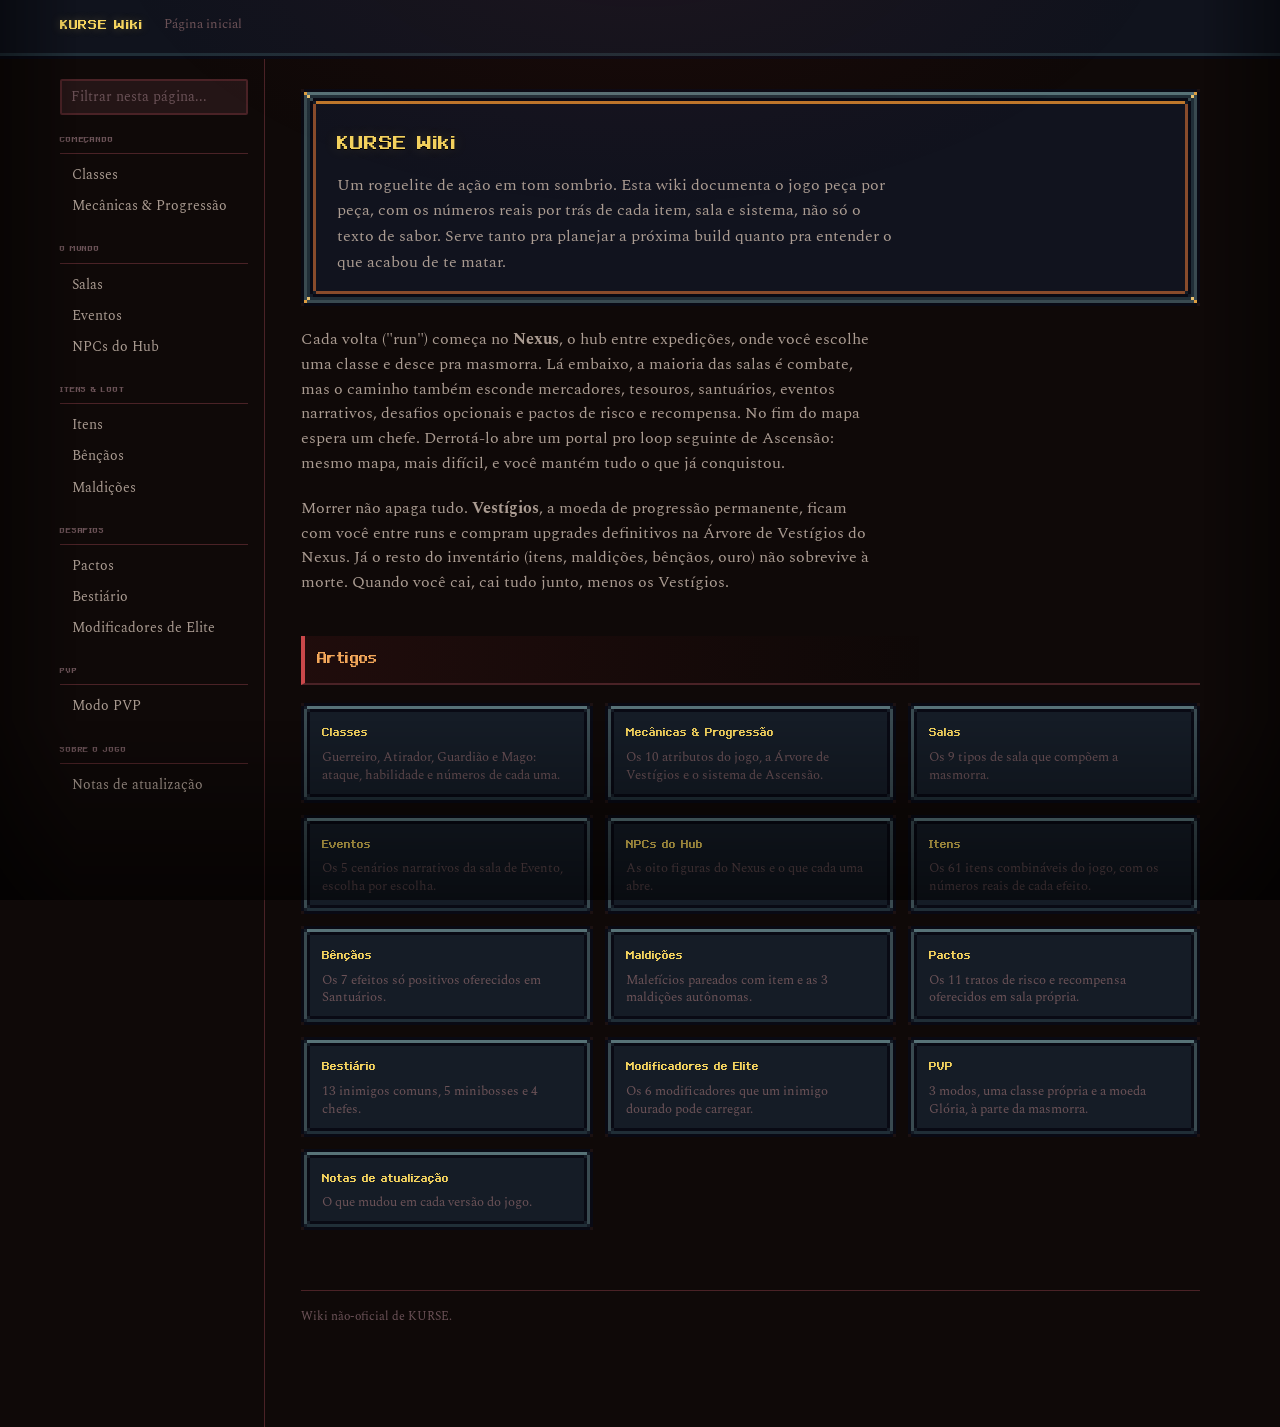
<file: index.html>
<!DOCTYPE html>
<html lang="pt-BR">
<head>
<meta charset="UTF-8">
<meta name="viewport" content="width=device-width, initial-scale=1.0">
<title>KURSE Wiki</title>
<link rel="icon" type="image/png" sizes="32x32" href="assets/favicon/favicon-32.png">
<link rel="icon" type="image/png" sizes="16x16" href="assets/favicon/favicon-16.png">
<link rel="apple-touch-icon" href="assets/favicon/apple-touch-icon.png">
<link rel="shortcut icon" href="assets/favicon/favicon.ico">
<link rel="preconnect" href="https://fonts.googleapis.com">
<link href="https://fonts.googleapis.com/css2?family=Cinzel:wght@500;600;700&family=Spectral:ital,wght@0,400;0,500;0,600;1,400&display=swap" rel="stylesheet">
<link rel="stylesheet" href="style.css">
</head>
<body>
<div id="topbar"><div class="topbar-inner">
  <div class="site-name"><a href="index.html">KURSE Wiki</a></div>
  <nav class="crumbs">Página inicial</nav>
  <button id="menu-toggle" aria-label="Abrir menu" aria-controls="sidebar">☰ Menu</button>
</div></div>

<div id="layout">
  <aside id="sidebar">
    <input id="search" type="text" placeholder="Filtrar nesta página...">
    <div class="nav-group"><div class="nav-group-title">Começando</div><ul>
      <li><a class="nav-link" href="classes.html">Classes</a></li>
      <li><a class="nav-link" href="mecanicas.html">Mecânicas &amp; Progressão</a></li>
    </ul></div>
    <div class="nav-group"><div class="nav-group-title">O Mundo</div><ul>
      <li><a class="nav-link" href="salas.html">Salas</a></li>
      <li><a class="nav-link" href="eventos.html">Eventos</a></li>
      <li><a class="nav-link" href="npcs.html">NPCs do Hub</a></li>
    </ul></div>
    <div class="nav-group"><div class="nav-group-title">Itens &amp; Loot</div><ul>
      <li><a class="nav-link" href="itens.html">Itens</a></li>
      <li><a class="nav-link" href="bencaos.html">Bênçãos</a></li>
      <li><a class="nav-link" href="maldicoes.html">Maldições</a></li>
    </ul></div>
    <div class="nav-group"><div class="nav-group-title">Desafios</div><ul>
      <li><a class="nav-link" href="pactos.html">Pactos</a></li>
      <li><a class="nav-link" href="bestiario.html">Bestiário</a></li>
      <li><a class="nav-link" href="elites.html">Modificadores de Elite</a></li>
    </ul></div>
    <div class="nav-group"><div class="nav-group-title">PVP</div><ul>
      <li><a class="nav-link" href="pvp.html">Modo PVP</a></li>
    </ul></div>
    <div class="nav-group"><div class="nav-group-title">Sobre o jogo</div><ul>
      <li><a class="nav-link" href="patch-notes.html">Notas de atualização</a></li>
    </ul></div>
  </aside>

  <article id="article">
    <div class="article-header">
      <h1>KURSE Wiki</h1>
      <p class="dek">Um roguelite de ação em tom sombrio. Esta wiki documenta o jogo peça por peça, com os números reais por trás de cada item, sala e sistema, não só o texto de sabor. Serve tanto pra planejar a próxima build quanto pra entender o que acabou de te matar.</p>
    </div>

    <p class="lede">Cada volta ("run") começa no <strong>Nexus</strong>, o hub entre expedições, onde você escolhe uma classe e desce pra masmorra. Lá embaixo, a maioria das salas é combate, mas o caminho também esconde mercadores, tesouros, santuários, eventos narrativos, desafios opcionais e pactos de risco e recompensa. No fim do mapa espera um chefe. Derrotá-lo abre um portal pro loop seguinte de Ascensão: mesmo mapa, mais difícil, e você mantém tudo o que já conquistou.</p>
    <p class="lede">Morrer não apaga tudo. <strong>Vestígios</strong>, a moeda de progressão permanente, ficam com você entre runs e compram upgrades definitivos na Árvore de Vestígios do Nexus. Já o resto do inventário (itens, maldições, bênçãos, ouro) não sobrevive à morte. Quando você cai, cai tudo junto, menos os Vestígios.</p>

    <h2>Artigos</h2>
    <div class="toc-grid">
      <a href="classes.html"><span class="toc-title">Classes</span><span class="toc-desc">Guerreiro, Atirador, Guardião e Mago: ataque, habilidade e números de cada uma.</span></a>
      <a href="mecanicas.html"><span class="toc-title">Mecânicas &amp; Progressão</span><span class="toc-desc">Os 10 atributos do jogo, a Árvore de Vestígios e o sistema de Ascensão.</span></a>
      <a href="salas.html"><span class="toc-title">Salas</span><span class="toc-desc">Os 9 tipos de sala que compõem a masmorra.</span></a>
      <a href="eventos.html"><span class="toc-title">Eventos</span><span class="toc-desc">Os 5 cenários narrativos da sala de Evento, escolha por escolha.</span></a>
      <a href="npcs.html"><span class="toc-title">NPCs do Hub</span><span class="toc-desc">As oito figuras do Nexus e o que cada uma abre.</span></a>
      <a href="itens.html"><span class="toc-title">Itens</span><span class="toc-desc">Os 61 itens combináveis do jogo, com os números reais de cada efeito.</span></a>
      <a href="bencaos.html"><span class="toc-title">Bênçãos</span><span class="toc-desc">Os 7 efeitos só positivos oferecidos em Santuários.</span></a>
      <a href="maldicoes.html"><span class="toc-title">Maldições</span><span class="toc-desc">Malefícios pareados com item e as 3 maldições autônomas.</span></a>
      <a href="pactos.html"><span class="toc-title">Pactos</span><span class="toc-desc">Os 11 tratos de risco e recompensa oferecidos em sala própria.</span></a>
      <a href="bestiario.html"><span class="toc-title">Bestiário</span><span class="toc-desc">13 inimigos comuns, 5 minibosses e 4 chefes.</span></a>
      <a href="elites.html"><span class="toc-title">Modificadores de Elite</span><span class="toc-desc">Os 6 modificadores que um inimigo dourado pode carregar.</span></a>
      <a href="pvp.html"><span class="toc-title">PVP</span><span class="toc-desc">3 modos, uma classe própria e a moeda Glória, à parte da masmorra.</span></a>
      <a href="patch-notes.html"><span class="toc-title">Notas de atualização</span><span class="toc-desc">O que mudou em cada versão do jogo.</span></a>
    </div>

    <footer class="wiki-footer">Wiki não-oficial de KURSE.</footer>
  </article>
</div>

<script src="script.js"></script>
</body>
</html>
</file>
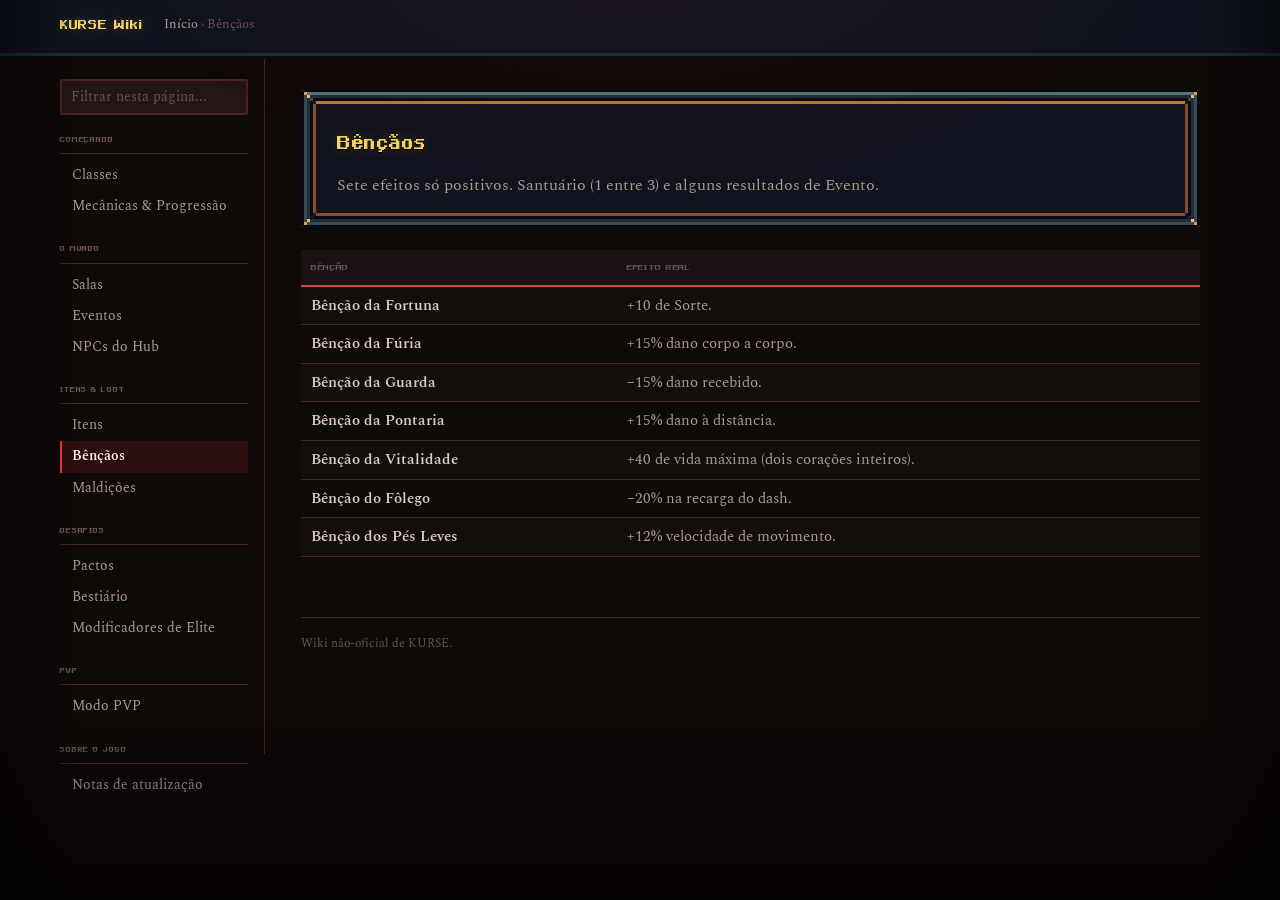
<file: bencaos.html>
<!DOCTYPE html>
<html lang="pt-BR">
<head>
<meta charset="UTF-8">
<meta name="viewport" content="width=device-width, initial-scale=1.0">
<title>Bênçãos — KURSE Wiki</title>
<link rel="icon" type="image/png" sizes="32x32" href="assets/favicon/favicon-32.png">
<link rel="icon" type="image/png" sizes="16x16" href="assets/favicon/favicon-16.png">
<link rel="apple-touch-icon" href="assets/favicon/apple-touch-icon.png">
<link rel="shortcut icon" href="assets/favicon/favicon.ico">
<link rel="preconnect" href="https://fonts.googleapis.com">
<link href="https://fonts.googleapis.com/css2?family=Cinzel:wght@500;600;700&family=Spectral:ital,wght@0,400;0,500;0,600;1,400&display=swap" rel="stylesheet">
<link rel="stylesheet" href="style.css">
</head>
<body>
<div id="topbar"><div class="topbar-inner">
  <div class="site-name"><a href="index.html">KURSE Wiki</a></div>
  <nav class="crumbs"><a href="index.html">Início</a> › Bênçãos</nav>
  <button id="menu-toggle" aria-label="Abrir menu" aria-controls="sidebar">☰ Menu</button>
</div></div>

<div id="layout">
  <aside id="sidebar">
    <input id="search" type="text" placeholder="Filtrar nesta página...">
    <div class="nav-group"><div class="nav-group-title">Começando</div><ul>
      <li><a class="nav-link" href="classes.html">Classes</a></li>
      <li><a class="nav-link" href="mecanicas.html">Mecânicas &amp; Progressão</a></li>
    </ul></div>
    <div class="nav-group"><div class="nav-group-title">O Mundo</div><ul>
      <li><a class="nav-link" href="salas.html">Salas</a></li>
      <li><a class="nav-link" href="eventos.html">Eventos</a></li>
      <li><a class="nav-link" href="npcs.html">NPCs do Hub</a></li>
    </ul></div>
    <div class="nav-group"><div class="nav-group-title">Itens &amp; Loot</div><ul>
      <li><a class="nav-link" href="itens.html">Itens</a></li>
      <li><a class="nav-link current" href="bencaos.html">Bênçãos</a></li>
      <li><a class="nav-link" href="maldicoes.html">Maldições</a></li>
    </ul></div>
    <div class="nav-group"><div class="nav-group-title">Desafios</div><ul>
      <li><a class="nav-link" href="pactos.html">Pactos</a></li>
      <li><a class="nav-link" href="bestiario.html">Bestiário</a></li>
      <li><a class="nav-link" href="elites.html">Modificadores de Elite</a></li>
    </ul></div>
    <div class="nav-group"><div class="nav-group-title">PVP</div><ul>
      <li><a class="nav-link" href="pvp.html">Modo PVP</a></li>
    </ul></div>
    <div class="nav-group"><div class="nav-group-title">Sobre o jogo</div><ul>
      <li><a class="nav-link" href="patch-notes.html">Notas de atualização</a></li>
    </ul></div>
  </aside>

  <article id="article">
    <div class="article-header">
      <h1>Bênçãos</h1>
      <p class="dek">Sete efeitos só positivos. Santuário (1 entre 3) e alguns resultados de Evento.</p>
    </div>

    <table class="wiki-table">
      <thead><tr><th>Bênção</th><th>Efeito real</th></tr></thead>
      <tbody>
        <tr data-search="fortuna sorte"><td class="name-cell">Bênção da Fortuna</td><td>+10 de Sorte.</td></tr>
        <tr data-search="furia dano corpo a corpo"><td class="name-cell">Bênção da Fúria</td><td>+15% dano corpo a corpo.</td></tr>
        <tr data-search="guarda dano recebido"><td class="name-cell">Bênção da Guarda</td><td>−15% dano recebido.</td></tr>
        <tr data-search="pontaria dano a distancia"><td class="name-cell">Bênção da Pontaria</td><td>+15% dano à distância.</td></tr>
        <tr data-search="vitalidade vida maxima"><td class="name-cell">Bênção da Vitalidade</td><td>+40 de vida máxima (dois corações inteiros).</td></tr>
        <tr data-search="folego dash recarga"><td class="name-cell">Bênção do Fôlego</td><td>−20% na recarga do dash.</td></tr>
        <tr data-search="pes leves velocidade movimento"><td class="name-cell">Bênção dos Pés Leves</td><td>+12% velocidade de movimento.</td></tr>
      </tbody>
    </table>

    <footer class="wiki-footer">Wiki não-oficial de KURSE.</footer>
  </article>
</div>

<script src="script.js"></script>
</body>
</html>
</file>
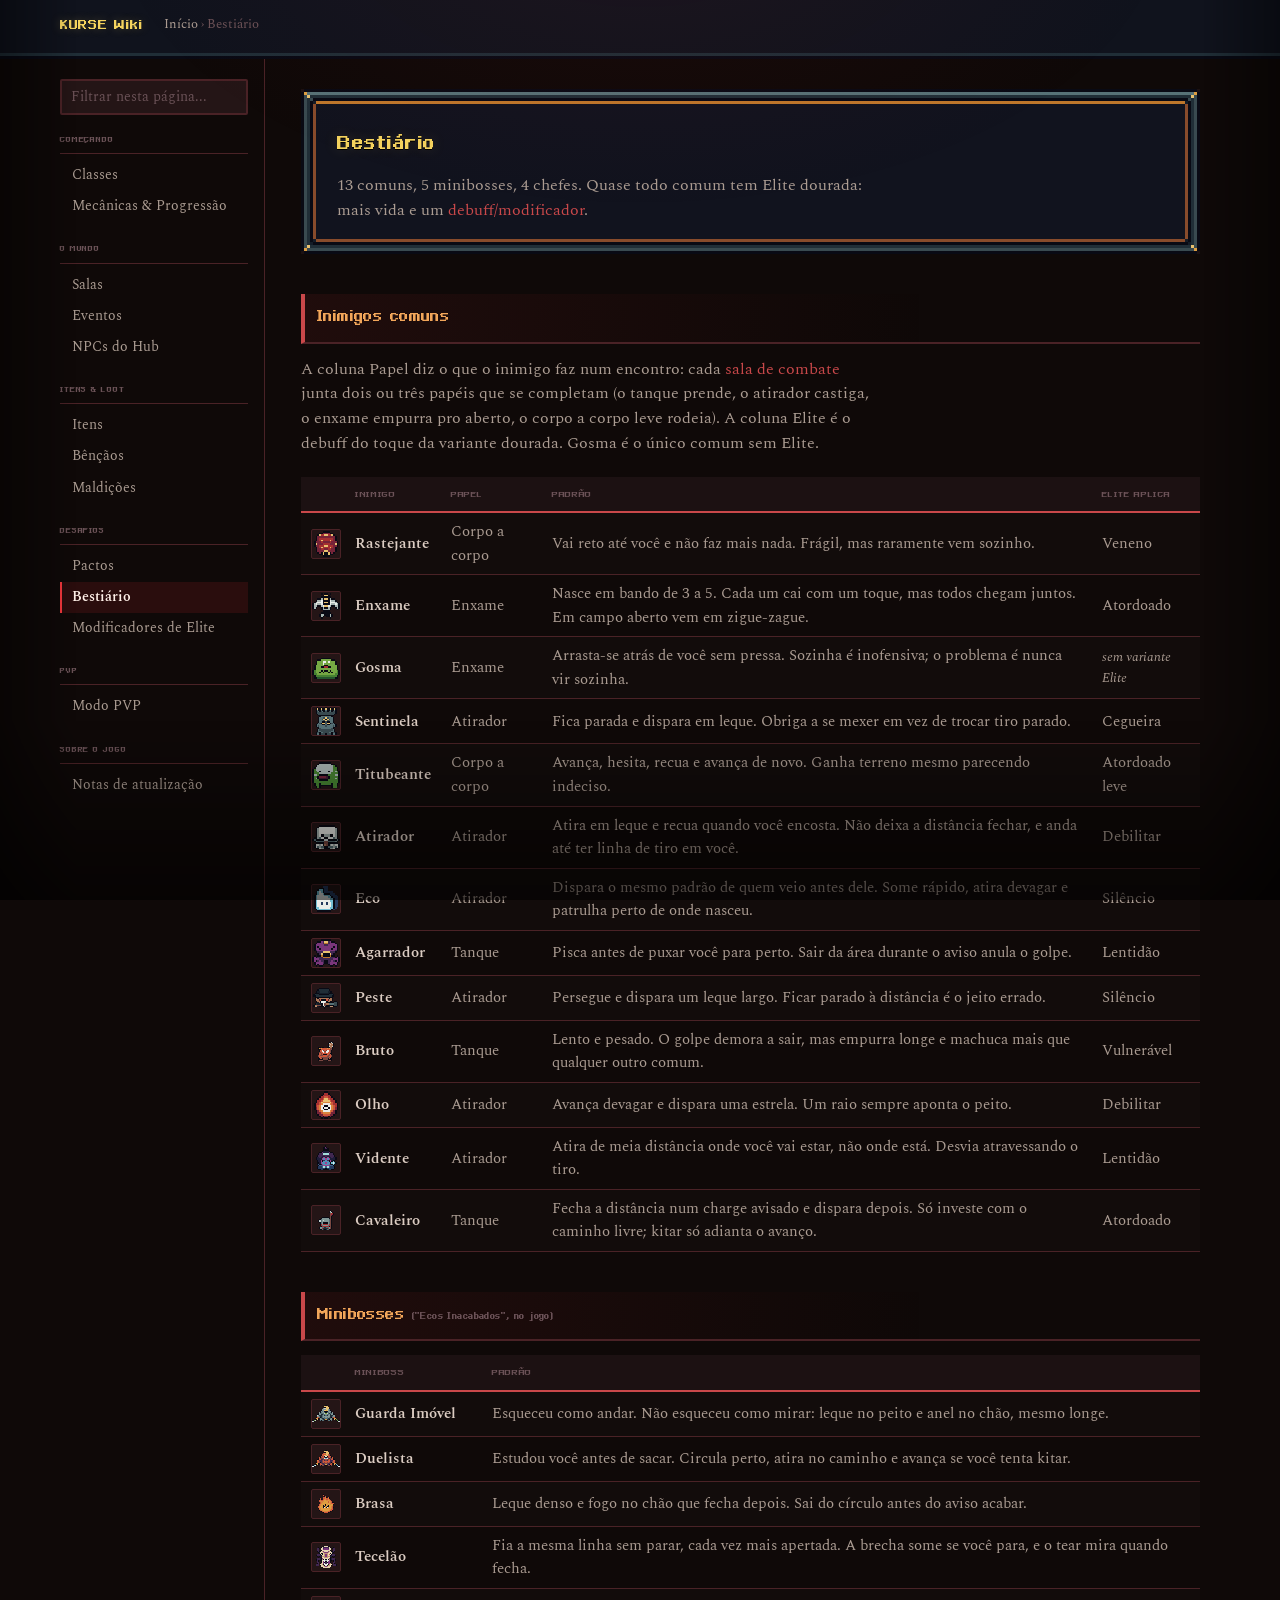
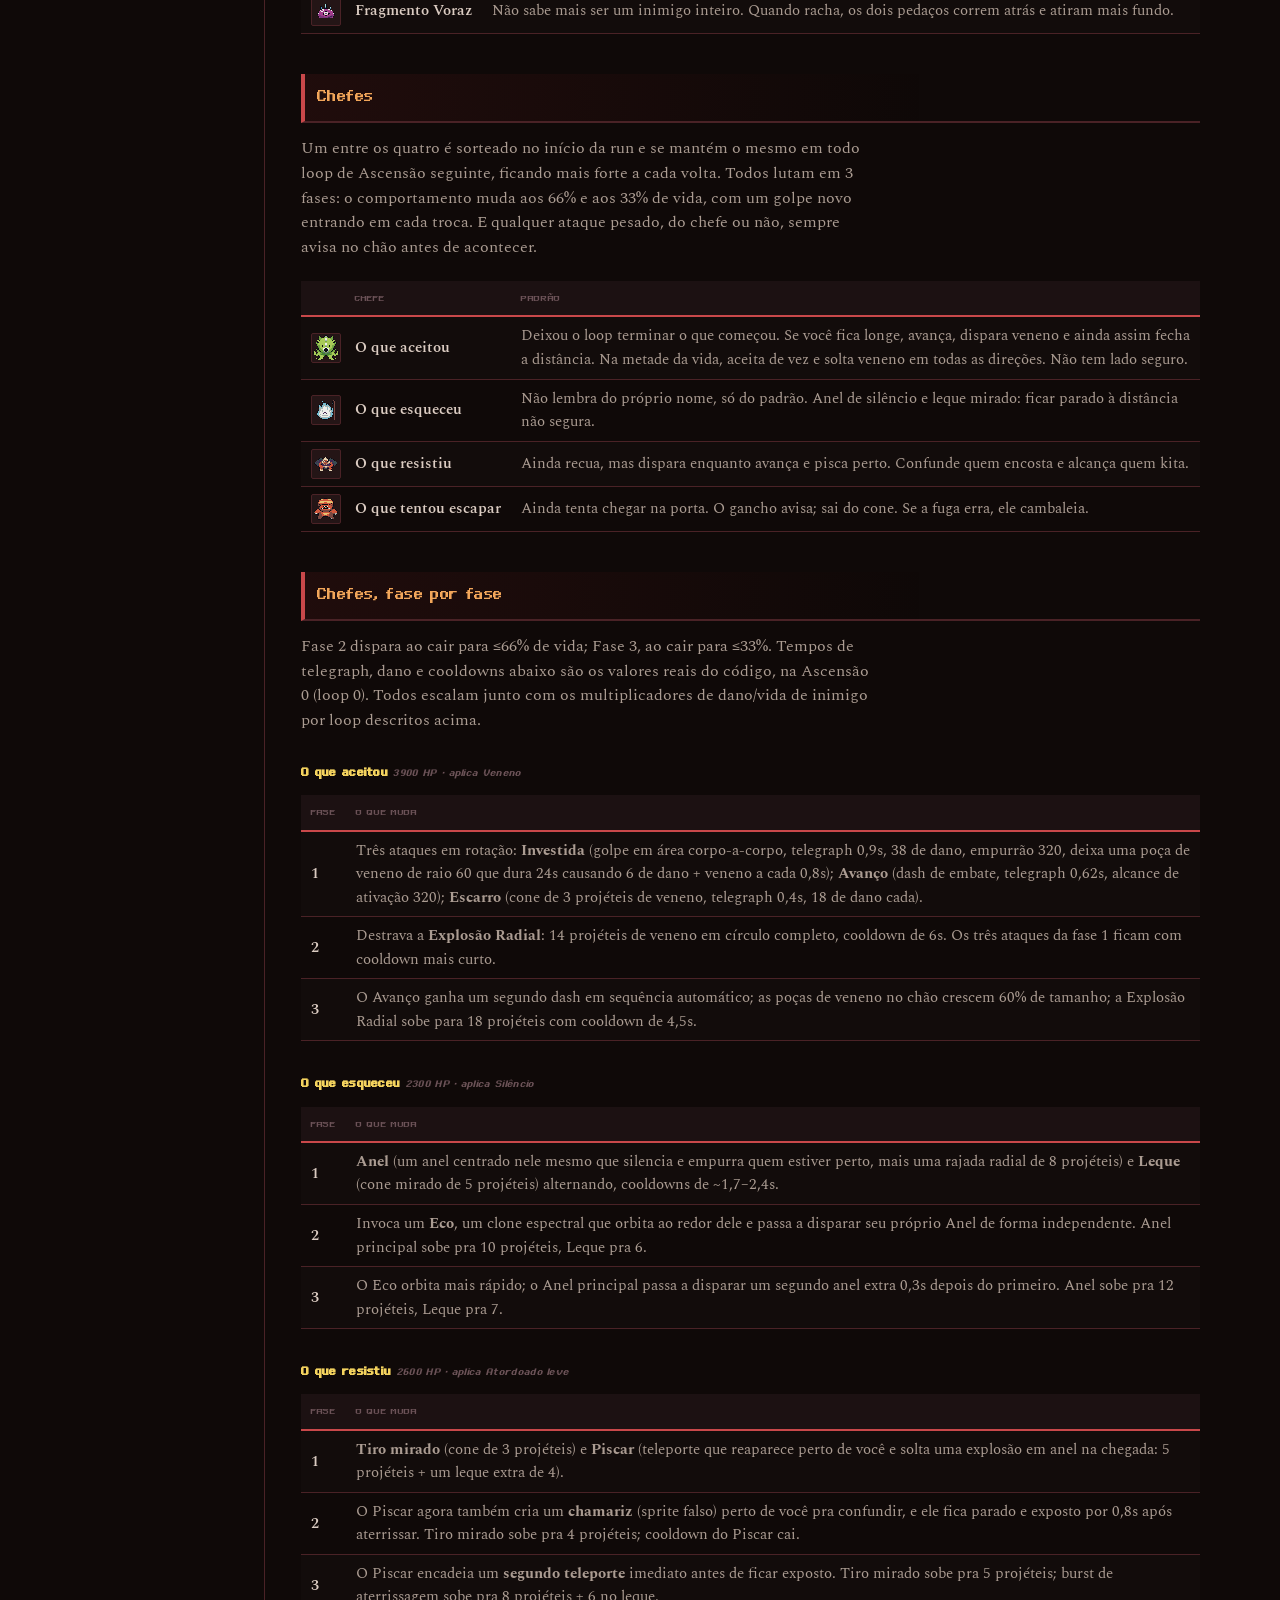
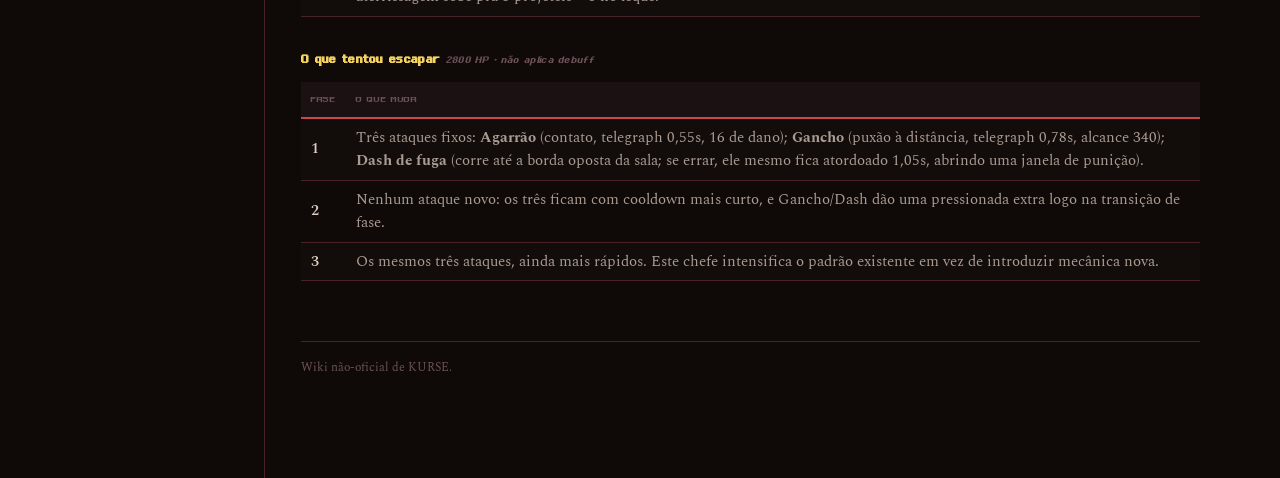
<file: bestiario.html>
<!DOCTYPE html>
<html lang="pt-BR">
<head>
<meta charset="UTF-8">
<meta name="viewport" content="width=device-width, initial-scale=1.0">
<title>Bestiário — KURSE Wiki</title>
<link rel="icon" type="image/png" sizes="32x32" href="assets/favicon/favicon-32.png">
<link rel="icon" type="image/png" sizes="16x16" href="assets/favicon/favicon-16.png">
<link rel="apple-touch-icon" href="assets/favicon/apple-touch-icon.png">
<link rel="shortcut icon" href="assets/favicon/favicon.ico">
<link rel="preconnect" href="https://fonts.googleapis.com">
<link href="https://fonts.googleapis.com/css2?family=Cinzel:wght@500;600;700&family=Spectral:ital,wght@0,400;0,500;0,600;1,400&display=swap" rel="stylesheet">
<link rel="stylesheet" href="style.css">
</head>
<body>
<div id="topbar"><div class="topbar-inner">
  <div class="site-name"><a href="index.html">KURSE Wiki</a></div>
  <nav class="crumbs"><a href="index.html">Início</a> › Bestiário</nav>
  <button id="menu-toggle" aria-label="Abrir menu" aria-controls="sidebar">☰ Menu</button>
</div></div>

<div id="layout">
  <aside id="sidebar">
    <input id="search" type="text" placeholder="Filtrar nesta página...">
    <div class="nav-group"><div class="nav-group-title">Começando</div><ul>
      <li><a class="nav-link" href="classes.html">Classes</a></li>
      <li><a class="nav-link" href="mecanicas.html">Mecânicas &amp; Progressão</a></li>
    </ul></div>
    <div class="nav-group"><div class="nav-group-title">O Mundo</div><ul>
      <li><a class="nav-link" href="salas.html">Salas</a></li>
      <li><a class="nav-link" href="eventos.html">Eventos</a></li>
      <li><a class="nav-link" href="npcs.html">NPCs do Hub</a></li>
    </ul></div>
    <div class="nav-group"><div class="nav-group-title">Itens &amp; Loot</div><ul>
      <li><a class="nav-link" href="itens.html">Itens</a></li>
      <li><a class="nav-link" href="bencaos.html">Bênçãos</a></li>
      <li><a class="nav-link" href="maldicoes.html">Maldições</a></li>
    </ul></div>
    <div class="nav-group"><div class="nav-group-title">Desafios</div><ul>
      <li><a class="nav-link" href="pactos.html">Pactos</a></li>
      <li><a class="nav-link current" href="bestiario.html">Bestiário</a></li>
      <li><a class="nav-link" href="elites.html">Modificadores de Elite</a></li>
    </ul></div>
    <div class="nav-group"><div class="nav-group-title">PVP</div><ul>
      <li><a class="nav-link" href="pvp.html">Modo PVP</a></li>
    </ul></div>
    <div class="nav-group"><div class="nav-group-title">Sobre o jogo</div><ul>
      <li><a class="nav-link" href="patch-notes.html">Notas de atualização</a></li>
    </ul></div>
  </aside>

  <article id="article">
    <div class="article-header">
      <h1>Bestiário</h1>
      <p class="dek">13 comuns, 5 minibosses, 4 chefes. Quase todo comum tem Elite dourada: mais vida e um <a href="elites.html">debuff/modificador</a>.</p>
    </div>

    <h2>Inimigos comuns</h2>
    <p class="lede">A coluna Papel diz o que o inimigo faz num encontro: cada <a href="salas.html">sala de combate</a> junta dois ou três papéis que se completam (o tanque prende, o atirador castiga, o enxame empurra pro aberto, o corpo a corpo leve rodeia). A coluna Elite é o debuff do toque da variante dourada. Gosma é o único comum sem Elite.</p>
    <table class="wiki-table">
      <thead><tr><th></th><th>Inimigo</th><th>Papel</th><th>Padrão</th><th>Elite aplica</th></tr></thead>
      <tbody>
        <tr data-search="rastejante veneno corpo a corpo"><td class="icon-cell"><img class="icon-sm" src="assets/enemies/rastejante.png" alt=""></td><td class="name-cell">Rastejante</td><td>Corpo a corpo</td><td>Vai reto até você e não faz mais nada. Frágil, mas raramente vem sozinho.</td><td>Veneno</td></tr>
        <tr data-search="enxame atordoado"><td class="icon-cell"><img class="icon-sm" src="assets/enemies/enxame.png" alt=""></td><td class="name-cell">Enxame</td><td>Enxame</td><td>Nasce em bando de 3 a 5. Cada um cai com um toque, mas todos chegam juntos. Em campo aberto vem em zigue-zague.</td><td>Atordoado</td></tr>
        <tr data-search="gosma enxame"><td class="icon-cell"><img class="icon-sm" src="assets/enemies/gosma.png" alt=""></td><td class="name-cell">Gosma</td><td>Enxame</td><td>Arrasta-se atrás de você sem pressa. Sozinha é inofensiva; o problema é nunca vir sozinha.</td><td class="hint">sem variante Elite</td></tr>
        <tr data-search="sentinela cegueira atirador"><td class="icon-cell"><img class="icon-sm" src="assets/enemies/sentinela.png" alt=""></td><td class="name-cell">Sentinela</td><td>Atirador</td><td>Fica parada e dispara em leque. Obriga a se mexer em vez de trocar tiro parado.</td><td>Cegueira</td></tr>
        <tr data-search="titubeante atordoado leve corpo a corpo"><td class="icon-cell"><img class="icon-sm" src="assets/enemies/titubeante.png" alt=""></td><td class="name-cell">Titubeante</td><td>Corpo a corpo</td><td>Avança, hesita, recua e avança de novo. Ganha terreno mesmo parecendo indeciso.</td><td>Atordoado leve</td></tr>
        <tr data-search="atirador inimigo debilitar atirador"><td class="icon-cell"><img class="icon-sm" src="assets/enemies/atirador.png" alt=""></td><td class="name-cell">Atirador</td><td>Atirador</td><td>Atira em leque e recua quando você encosta. Não deixa a distância fechar, e anda até ter linha de tiro em você.</td><td>Debilitar</td></tr>
        <tr data-search="eco inimigo silencio atirador"><td class="icon-cell"><img class="icon-sm" src="assets/enemies/eco.png" alt=""></td><td class="name-cell">Eco</td><td>Atirador</td><td>Dispara o mesmo padrão de quem veio antes dele. Some rápido, atira devagar e patrulha perto de onde nasceu.</td><td>Silêncio</td></tr>
        <tr data-search="agarrador lentidao tanque"><td class="icon-cell"><img class="icon-sm" src="assets/enemies/agarrador.png" alt=""></td><td class="name-cell">Agarrador</td><td>Tanque</td><td>Pisca antes de puxar você para perto. Sair da área durante o aviso anula o golpe.</td><td>Lentidão</td></tr>
        <tr data-search="peste silencio atirador"><td class="icon-cell"><img class="icon-sm" src="assets/enemies/peste.png" alt=""></td><td class="name-cell">Peste</td><td>Atirador</td><td>Persegue e dispara um leque largo. Ficar parado à distância é o jeito errado.</td><td>Silêncio</td></tr>
        <tr data-search="bruto vulneravel tanque"><td class="icon-cell"><img class="icon-sm" src="assets/enemies/bruto.png" alt=""></td><td class="name-cell">Bruto</td><td>Tanque</td><td>Lento e pesado. O golpe demora a sair, mas empurra longe e machuca mais que qualquer outro comum.</td><td>Vulnerável</td></tr>
        <tr data-search="olho inimigo debilitar atirador"><td class="icon-cell"><img class="icon-sm" src="assets/enemies/olho.png" alt=""></td><td class="name-cell">Olho</td><td>Atirador</td><td>Avança devagar e dispara uma estrela. Um raio sempre aponta o peito.</td><td>Debilitar</td></tr>
        <tr data-search="vidente lentidao atirador"><td class="icon-cell"><img class="icon-sm" src="assets/enemies/vidente.png" alt=""></td><td class="name-cell">Vidente</td><td>Atirador</td><td>Atira de meia distância onde você vai estar, não onde está. Desvia atravessando o tiro.</td><td>Lentidão</td></tr>
        <tr data-search="cavaleiro atordoado tanque"><td class="icon-cell"><img class="icon-sm" src="assets/enemies/cavaleiro.png" alt=""></td><td class="name-cell">Cavaleiro</td><td>Tanque</td><td>Fecha a distância num charge avisado e dispara depois. Só investe com o caminho livre; kitar só adianta o avanço.</td><td>Atordoado</td></tr>
      </tbody>
    </table>

    <h2>Minibosses <span style="font-size:0.6em;color:var(--text-faint);font-weight:400">("Ecos Inacabados", no jogo)</span></h2>
    <table class="wiki-table">
      <thead><tr><th></th><th>Miniboss</th><th>Padrão</th></tr></thead>
      <tbody>
        <tr data-search="guarda imovel miniboss"><td class="icon-cell"><img class="icon-sm" src="assets/enemies/miniboss_guarda.png" alt=""></td><td class="name-cell">Guarda Imóvel</td><td>Esqueceu como andar. Não esqueceu como mirar: leque no peito e anel no chão, mesmo longe.</td></tr>
        <tr data-search="duelista miniboss"><td class="icon-cell"><img class="icon-sm" src="assets/enemies/duelista.png" alt=""></td><td class="name-cell">Duelista</td><td>Estudou você antes de sacar. Circula perto, atira no caminho e avança se você tenta kitar.</td></tr>
        <tr data-search="brasa miniboss"><td class="icon-cell"><img class="icon-sm" src="assets/enemies/brasa.png" alt=""></td><td class="name-cell">Brasa</td><td>Leque denso e fogo no chão que fecha depois. Sai do círculo antes do aviso acabar.</td></tr>
        <tr data-search="tecelao miniboss"><td class="icon-cell"><img class="icon-sm" src="assets/enemies/tecelao.png" alt=""></td><td class="name-cell">Tecelão</td><td>Fia a mesma linha sem parar, cada vez mais apertada. A brecha some se você para, e o tear mira quando fecha.</td></tr>
        <tr data-search="fragmento voraz miniboss"><td class="icon-cell"><img class="icon-sm" src="assets/enemies/miniboss_fragmento.png" alt=""></td><td class="name-cell">Fragmento Voraz</td><td>Não sabe mais ser um inimigo inteiro. Quando racha, os dois pedaços correm atrás e atiram mais fundo.</td></tr>
      </tbody>
    </table>

    <h2>Chefes</h2>
    <p class="lede">Um entre os quatro é sorteado no início da run e se mantém o mesmo em todo loop de Ascensão seguinte, ficando mais forte a cada volta. Todos lutam em 3 fases: o comportamento muda aos 66% e aos 33% de vida, com um golpe novo entrando em cada troca. E qualquer ataque pesado, do chefe ou não, sempre avisa no chão antes de acontecer.</p>
    <table class="wiki-table">
      <thead><tr><th></th><th>Chefe</th><th>Padrão</th></tr></thead>
      <tbody>
        <tr data-search="o que aceitou chefe boss veneno"><td class="icon-cell"><img class="icon-sm" src="assets/enemies/chefe_aceitou.png" alt=""></td><td class="name-cell">O que aceitou</td><td>Deixou o loop terminar o que começou. Se você fica longe, avança, dispara veneno e ainda assim fecha a distância. Na metade da vida, aceita de vez e solta veneno em todas as direções. Não tem lado seguro.</td></tr>
        <tr data-search="o que esqueceu chefe boss silencio"><td class="icon-cell"><img class="icon-sm" src="assets/enemies/chefe_esqueceu.png" alt=""></td><td class="name-cell">O que esqueceu</td><td>Não lembra do próprio nome, só do padrão. Anel de silêncio e leque mirado: ficar parado à distância não segura.</td></tr>
        <tr data-search="o que resistiu chefe boss"><td class="icon-cell"><img class="icon-sm" src="assets/enemies/chefe_resistiu.png" alt=""></td><td class="name-cell">O que resistiu</td><td>Ainda recua, mas dispara enquanto avança e pisca perto. Confunde quem encosta e alcança quem kita.</td></tr>
        <tr data-search="o que tentou escapar chefe boss gancho"><td class="icon-cell"><img class="icon-sm" src="assets/enemies/chefe_escapar.png" alt=""></td><td class="name-cell">O que tentou escapar</td><td>Ainda tenta chegar na porta. O gancho avisa; sai do cone. Se a fuga erra, ele cambaleia.</td></tr>
      </tbody>
    </table>

    <h2>Chefes, fase por fase</h2>
    <p class="lede">Fase 2 dispara ao cair para ≤66% de vida; Fase 3, ao cair para ≤33%. Tempos de telegraph, dano e cooldowns abaixo são os valores reais do código, na Ascensão 0 (loop 0). Todos escalam junto com os multiplicadores de dano/vida de inimigo por loop descritos acima.</p>

    <h3 class="sub-heading">O que aceitou <span class="hint">3900 HP · aplica Veneno</span></h3>
    <table class="wiki-table">
      <thead><tr><th>Fase</th><th>O que muda</th></tr></thead>
      <tbody>
        <tr><td class="name-cell">1</td><td>Três ataques em rotação: <strong>Investida</strong> (golpe em área corpo-a-corpo, telegraph 0,9s, 38 de dano, empurrão 320, deixa uma poça de veneno de raio 60 que dura 24s causando 6 de dano + veneno a cada 0,8s); <strong>Avanço</strong> (dash de embate, telegraph 0,62s, alcance de ativação 320); <strong>Escarro</strong> (cone de 3 projéteis de veneno, telegraph 0,4s, 18 de dano cada).</td></tr>
        <tr><td class="name-cell">2</td><td>Destrava a <strong>Explosão Radial</strong>: 14 projéteis de veneno em círculo completo, cooldown de 6s. Os três ataques da fase 1 ficam com cooldown mais curto.</td></tr>
        <tr><td class="name-cell">3</td><td>O Avanço ganha um segundo dash em sequência automático; as poças de veneno no chão crescem 60% de tamanho; a Explosão Radial sobe para 18 projéteis com cooldown de 4,5s.</td></tr>
      </tbody>
    </table>

    <h3 class="sub-heading">O que esqueceu <span class="hint">2300 HP · aplica Silêncio</span></h3>
    <table class="wiki-table">
      <thead><tr><th>Fase</th><th>O que muda</th></tr></thead>
      <tbody>
        <tr><td class="name-cell">1</td><td><strong>Anel</strong> (um anel centrado nele mesmo que silencia e empurra quem estiver perto, mais uma rajada radial de 8 projéteis) e <strong>Leque</strong> (cone mirado de 5 projéteis) alternando, cooldowns de ~1,7–2,4s.</td></tr>
        <tr><td class="name-cell">2</td><td>Invoca um <strong>Eco</strong>, um clone espectral que orbita ao redor dele e passa a disparar seu próprio Anel de forma independente. Anel principal sobe pra 10 projéteis, Leque pra 6.</td></tr>
        <tr><td class="name-cell">3</td><td>O Eco orbita mais rápido; o Anel principal passa a disparar um segundo anel extra 0,3s depois do primeiro. Anel sobe pra 12 projéteis, Leque pra 7.</td></tr>
      </tbody>
    </table>

    <h3 class="sub-heading">O que resistiu <span class="hint">2600 HP · aplica Atordoado leve</span></h3>
    <table class="wiki-table">
      <thead><tr><th>Fase</th><th>O que muda</th></tr></thead>
      <tbody>
        <tr><td class="name-cell">1</td><td><strong>Tiro mirado</strong> (cone de 3 projéteis) e <strong>Piscar</strong> (teleporte que reaparece perto de você e solta uma explosão em anel na chegada: 5 projéteis + um leque extra de 4).</td></tr>
        <tr><td class="name-cell">2</td><td>O Piscar agora também cria um <strong>chamariz</strong> (sprite falso) perto de você pra confundir, e ele fica parado e exposto por 0,8s após aterrissar. Tiro mirado sobe pra 4 projéteis; cooldown do Piscar cai.</td></tr>
        <tr><td class="name-cell">3</td><td>O Piscar encadeia um <strong>segundo teleporte</strong> imediato antes de ficar exposto. Tiro mirado sobe pra 5 projéteis; burst de aterrissagem sobe pra 8 projéteis + 6 no leque.</td></tr>
      </tbody>
    </table>

    <h3 class="sub-heading">O que tentou escapar <span class="hint">2800 HP · não aplica debuff</span></h3>
    <table class="wiki-table">
      <thead><tr><th>Fase</th><th>O que muda</th></tr></thead>
      <tbody>
        <tr><td class="name-cell">1</td><td>Três ataques fixos: <strong>Agarrão</strong> (contato, telegraph 0,55s, 16 de dano); <strong>Gancho</strong> (puxão à distância, telegraph 0,78s, alcance 340); <strong>Dash de fuga</strong> (corre até a borda oposta da sala; se errar, ele mesmo fica atordoado 1,05s, abrindo uma janela de punição).</td></tr>
        <tr><td class="name-cell">2</td><td>Nenhum ataque novo: os três ficam com cooldown mais curto, e Gancho/Dash dão uma pressionada extra logo na transição de fase.</td></tr>
        <tr><td class="name-cell">3</td><td>Os mesmos três ataques, ainda mais rápidos. Este chefe intensifica o padrão existente em vez de introduzir mecânica nova.</td></tr>
      </tbody>
    </table>

    <footer class="wiki-footer">Wiki não-oficial de KURSE.</footer>
  </article>
</div>

<script src="script.js"></script>
</body>
</html>
</file>
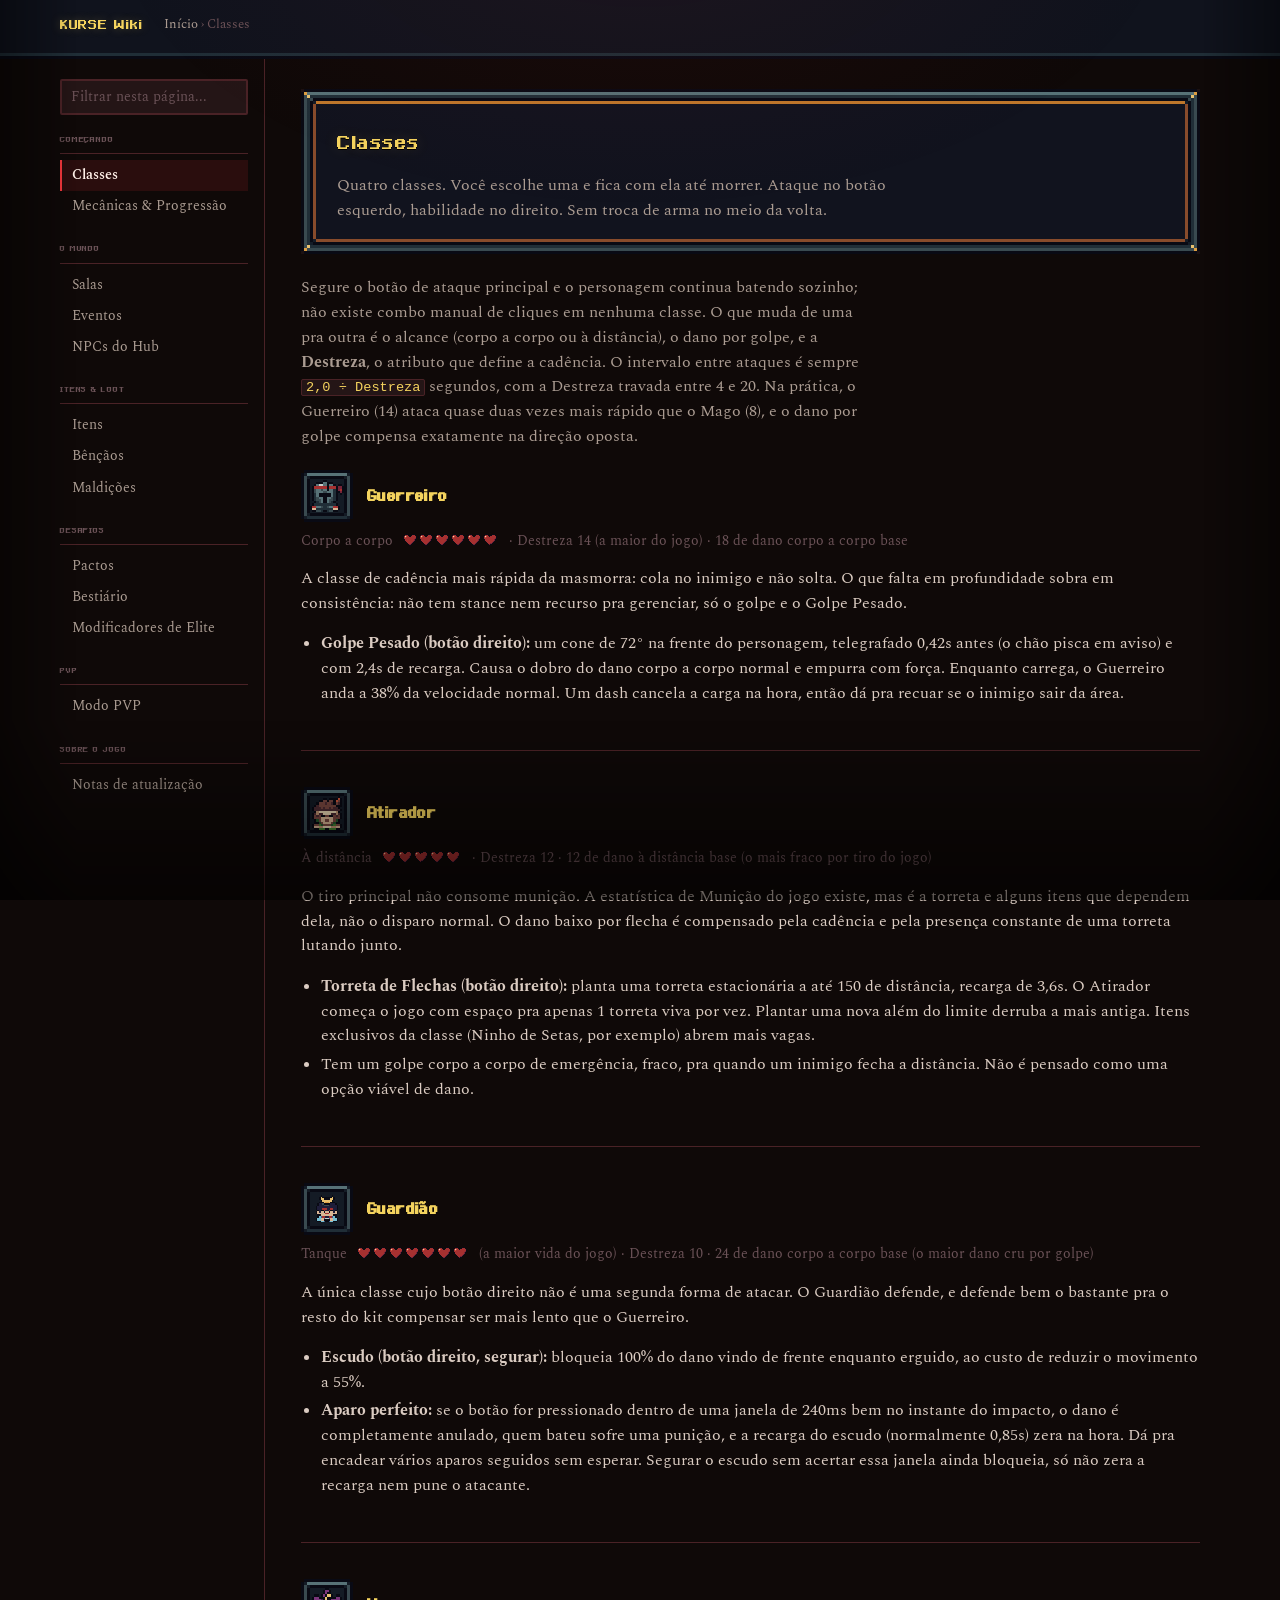
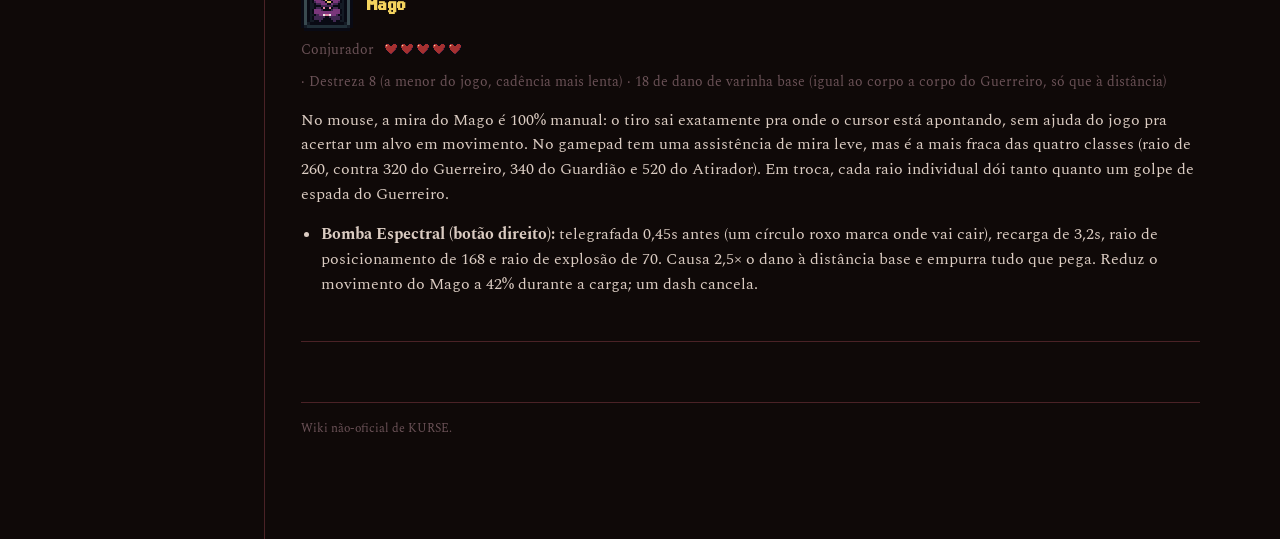
<file: classes.html>
<!DOCTYPE html>
<html lang="pt-BR">
<head>
<meta charset="UTF-8">
<meta name="viewport" content="width=device-width, initial-scale=1.0">
<title>Classes — KURSE Wiki</title>
<link rel="icon" type="image/png" sizes="32x32" href="assets/favicon/favicon-32.png">
<link rel="icon" type="image/png" sizes="16x16" href="assets/favicon/favicon-16.png">
<link rel="apple-touch-icon" href="assets/favicon/apple-touch-icon.png">
<link rel="shortcut icon" href="assets/favicon/favicon.ico">
<link rel="preconnect" href="https://fonts.googleapis.com">
<link href="https://fonts.googleapis.com/css2?family=Cinzel:wght@500;600;700&family=Spectral:ital,wght@0,400;0,500;0,600;1,400&display=swap" rel="stylesheet">
<link rel="stylesheet" href="style.css">
</head>
<body>
<div id="topbar"><div class="topbar-inner">
  <div class="site-name"><a href="index.html">KURSE Wiki</a></div>
  <nav class="crumbs"><a href="index.html">Início</a> › Classes</nav>
  <button id="menu-toggle" aria-label="Abrir menu" aria-controls="sidebar">☰ Menu</button>
</div></div>

<div id="layout">
  <aside id="sidebar">
    <input id="search" type="text" placeholder="Filtrar nesta página...">
    <div class="nav-group"><div class="nav-group-title">Começando</div><ul>
      <li><a class="nav-link current" href="classes.html">Classes</a></li>
      <li><a class="nav-link" href="mecanicas.html">Mecânicas &amp; Progressão</a></li>
    </ul></div>
    <div class="nav-group"><div class="nav-group-title">O Mundo</div><ul>
      <li><a class="nav-link" href="salas.html">Salas</a></li>
      <li><a class="nav-link" href="eventos.html">Eventos</a></li>
      <li><a class="nav-link" href="npcs.html">NPCs do Hub</a></li>
    </ul></div>
    <div class="nav-group"><div class="nav-group-title">Itens &amp; Loot</div><ul>
      <li><a class="nav-link" href="itens.html">Itens</a></li>
      <li><a class="nav-link" href="bencaos.html">Bênçãos</a></li>
      <li><a class="nav-link" href="maldicoes.html">Maldições</a></li>
    </ul></div>
    <div class="nav-group"><div class="nav-group-title">Desafios</div><ul>
      <li><a class="nav-link" href="pactos.html">Pactos</a></li>
      <li><a class="nav-link" href="bestiario.html">Bestiário</a></li>
      <li><a class="nav-link" href="elites.html">Modificadores de Elite</a></li>
    </ul></div>
    <div class="nav-group"><div class="nav-group-title">PVP</div><ul>
      <li><a class="nav-link" href="pvp.html">Modo PVP</a></li>
    </ul></div>
    <div class="nav-group"><div class="nav-group-title">Sobre o jogo</div><ul>
      <li><a class="nav-link" href="patch-notes.html">Notas de atualização</a></li>
    </ul></div>
  </aside>

  <article id="article">
    <div class="article-header">
      <h1>Classes</h1>
      <p class="dek">Quatro classes. Você escolhe uma e fica com ela até morrer. Ataque no botão esquerdo, habilidade no direito. Sem troca de arma no meio da volta.</p>
    </div>

    <div class="lede">
      <p>Segure o botão de ataque principal e o personagem continua batendo sozinho; não existe combo manual de cliques em nenhuma classe. O que muda de uma pra outra é o alcance (corpo a corpo ou à distância), o dano por golpe, e a <strong>Destreza</strong>, o atributo que define a cadência. O intervalo entre ataques é sempre <code>2,0 ÷ Destreza</code> segundos, com a Destreza travada entre 4 e 20. Na prática, o Guerreiro (14) ataca quase duas vezes mais rápido que o Mago (8), e o dano por golpe compensa exatamente na direção oposta.</p>
    </div>

    <div class="class-block">
      <div class="class-title">
        <img src="assets/classes/guerreiro.png" alt="Guerreiro">
        <h3>Guerreiro</h3>
      </div>
      <p class="kit-line">Corpo a corpo <span class="hearts"><img src="assets/ui/heart_full.png" alt=""><img src="assets/ui/heart_full.png" alt=""><img src="assets/ui/heart_full.png" alt=""><img src="assets/ui/heart_full.png" alt=""><img src="assets/ui/heart_full.png" alt=""><img src="assets/ui/heart_full.png" alt=""></span> · Destreza 14 (a maior do jogo) · 18 de dano corpo a corpo base</p>
      <p>A classe de cadência mais rápida da masmorra: cola no inimigo e não solta. O que falta em profundidade sobra em consistência: não tem stance nem recurso pra gerenciar, só o golpe e o Golpe Pesado.</p>
      <ul>
        <li><strong>Golpe Pesado (botão direito):</strong> um cone de 72° na frente do personagem, telegrafado 0,42s antes (o chão pisca em aviso) e com 2,4s de recarga. Causa o dobro do dano corpo a corpo normal e empurra com força. Enquanto carrega, o Guerreiro anda a 38% da velocidade normal. Um dash cancela a carga na hora, então dá pra recuar se o inimigo sair da área.</li>
      </ul>
    </div>

    <div class="class-block">
      <div class="class-title">
        <img src="assets/classes/atirador_classe.png" alt="Atirador">
        <h3>Atirador</h3>
      </div>
      <p class="kit-line">À distância <span class="hearts"><img src="assets/ui/heart_full.png" alt=""><img src="assets/ui/heart_full.png" alt=""><img src="assets/ui/heart_full.png" alt=""><img src="assets/ui/heart_full.png" alt=""><img src="assets/ui/heart_full.png" alt=""></span> · Destreza 12 · 12 de dano à distância base (o mais fraco por tiro do jogo)</p>
      <p>O tiro principal não consome munição. A estatística de Munição do jogo existe, mas é a torreta e alguns itens que dependem dela, não o disparo normal. O dano baixo por flecha é compensado pela cadência e pela presença constante de uma torreta lutando junto.</p>
      <ul>
        <li><strong>Torreta de Flechas (botão direito):</strong> planta uma torreta estacionária a até 150 de distância, recarga de 3,6s. O Atirador começa o jogo com espaço pra apenas 1 torreta viva por vez. Plantar uma nova além do limite derruba a mais antiga. Itens exclusivos da classe (Ninho de Setas, por exemplo) abrem mais vagas.</li>
        <li>Tem um golpe corpo a corpo de emergência, fraco, pra quando um inimigo fecha a distância. Não é pensado como uma opção viável de dano.</li>
      </ul>
    </div>

    <div class="class-block">
      <div class="class-title">
        <img src="assets/classes/guardiao.png" alt="Guardião">
        <h3>Guardião</h3>
      </div>
      <p class="kit-line">Tanque <span class="hearts"><img src="assets/ui/heart_full.png" alt=""><img src="assets/ui/heart_full.png" alt=""><img src="assets/ui/heart_full.png" alt=""><img src="assets/ui/heart_full.png" alt=""><img src="assets/ui/heart_full.png" alt=""><img src="assets/ui/heart_full.png" alt=""><img src="assets/ui/heart_full.png" alt=""></span> (a maior vida do jogo) · Destreza 10 · 24 de dano corpo a corpo base (o maior dano cru por golpe)</p>
      <p>A única classe cujo botão direito não é uma segunda forma de atacar. O Guardião defende, e defende bem o bastante pra o resto do kit compensar ser mais lento que o Guerreiro.</p>
      <ul>
        <li><strong>Escudo (botão direito, segurar):</strong> bloqueia 100% do dano vindo de frente enquanto erguido, ao custo de reduzir o movimento a 55%.</li>
        <li><strong>Aparo perfeito:</strong> se o botão for pressionado dentro de uma janela de 240ms bem no instante do impacto, o dano é completamente anulado, quem bateu sofre uma punição, e a recarga do escudo (normalmente 0,85s) zera na hora. Dá pra encadear vários aparos seguidos sem esperar. Segurar o escudo sem acertar essa janela ainda bloqueia, só não zera a recarga nem pune o atacante.</li>
      </ul>
    </div>

    <div class="class-block">
      <div class="class-title">
        <img src="assets/classes/mago.png" alt="Mago">
        <h3>Mago</h3>
      </div>
      <p class="kit-line">Conjurador <span class="hearts"><img src="assets/ui/heart_full.png" alt=""><img src="assets/ui/heart_full.png" alt=""><img src="assets/ui/heart_full.png" alt=""><img src="assets/ui/heart_full.png" alt=""><img src="assets/ui/heart_full.png" alt=""></span> · Destreza 8 (a menor do jogo, cadência mais lenta) · 18 de dano de varinha base (igual ao corpo a corpo do Guerreiro, só que à distância)</p>
      <p>No mouse, a mira do Mago é 100% manual: o tiro sai exatamente pra onde o cursor está apontando, sem ajuda do jogo pra acertar um alvo em movimento. No gamepad tem uma assistência de mira leve, mas é a mais fraca das quatro classes (raio de 260, contra 320 do Guerreiro, 340 do Guardião e 520 do Atirador). Em troca, cada raio individual dói tanto quanto um golpe de espada do Guerreiro.</p>
      <ul>
        <li><strong>Bomba Espectral (botão direito):</strong> telegrafada 0,45s antes (um círculo roxo marca onde vai cair), recarga de 3,2s, raio de posicionamento de 168 e raio de explosão de 70. Causa 2,5× o dano à distância base e empurra tudo que pega. Reduz o movimento do Mago a 42% durante a carga; um dash cancela.</li>
      </ul>
    </div>

    <footer class="wiki-footer">Wiki não-oficial de KURSE.</footer>
  </article>
</div>

<script src="script.js"></script>
</body>
</html>
</file>
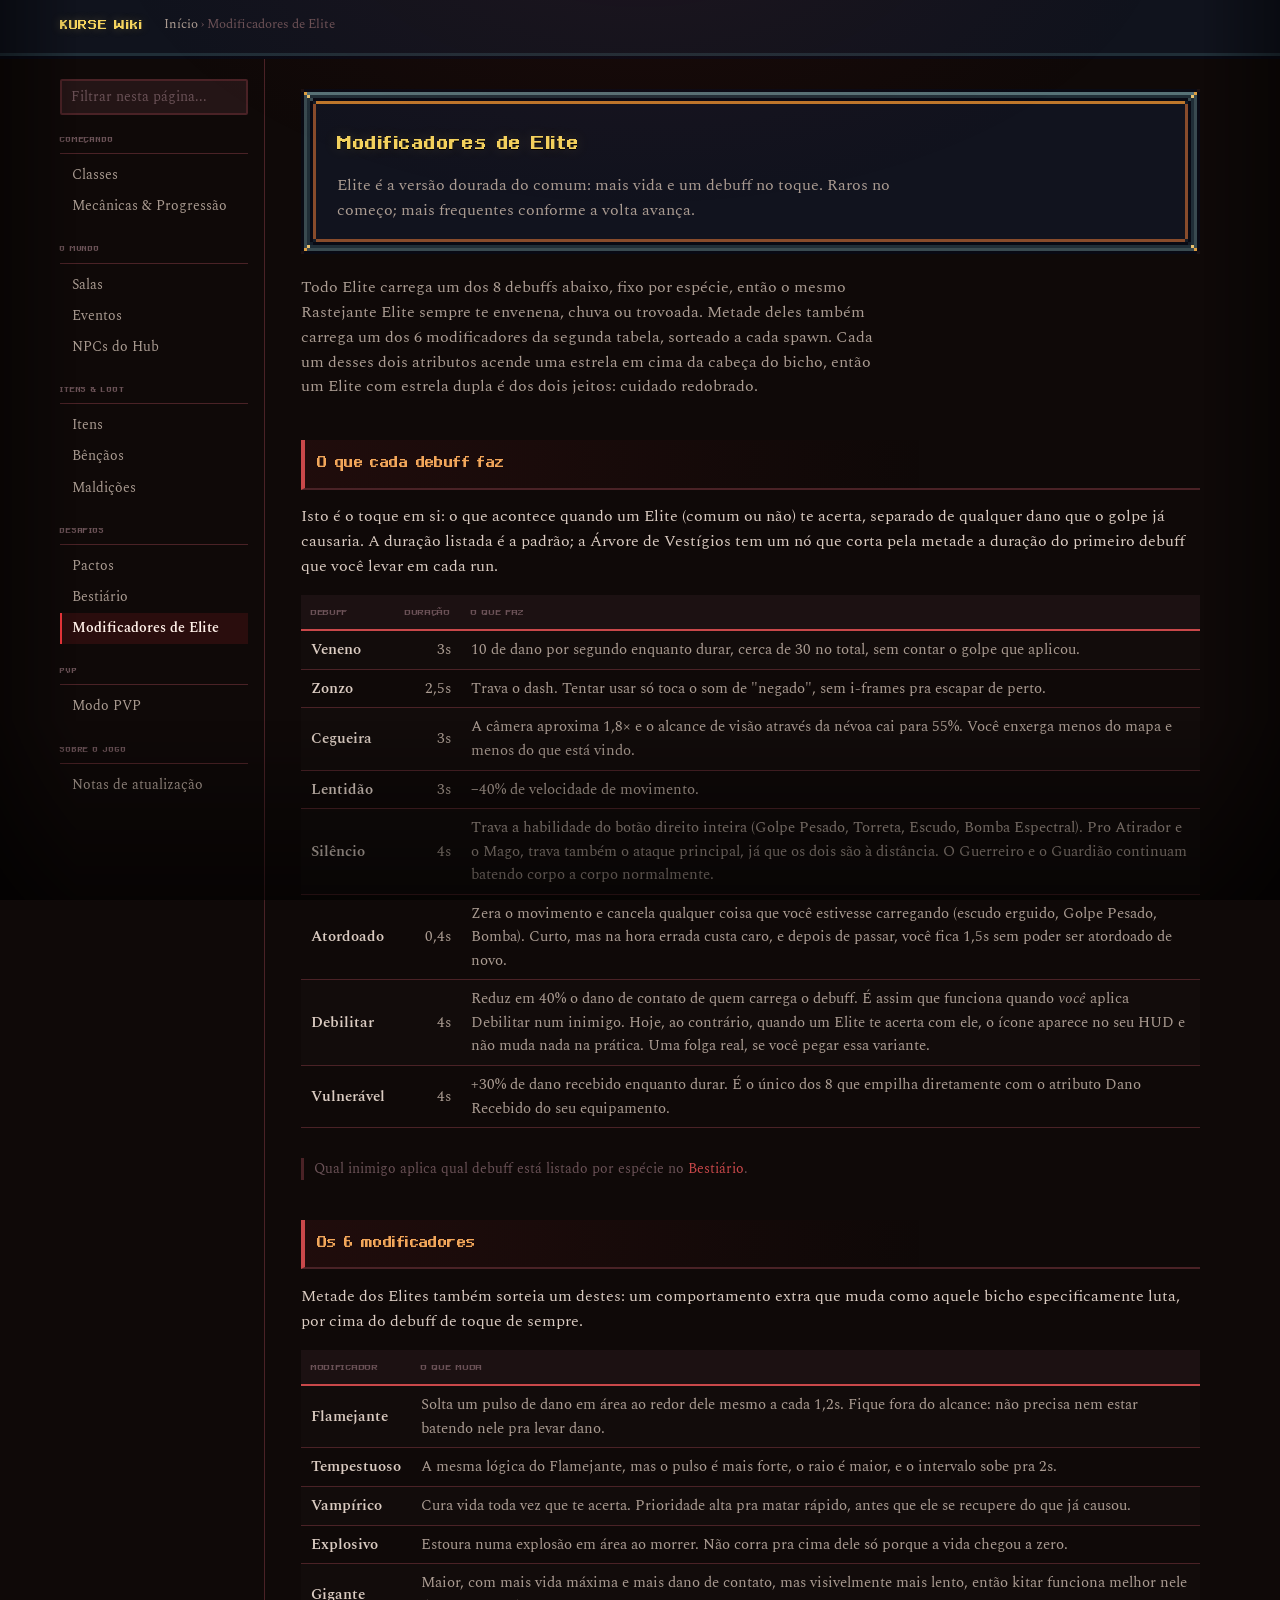
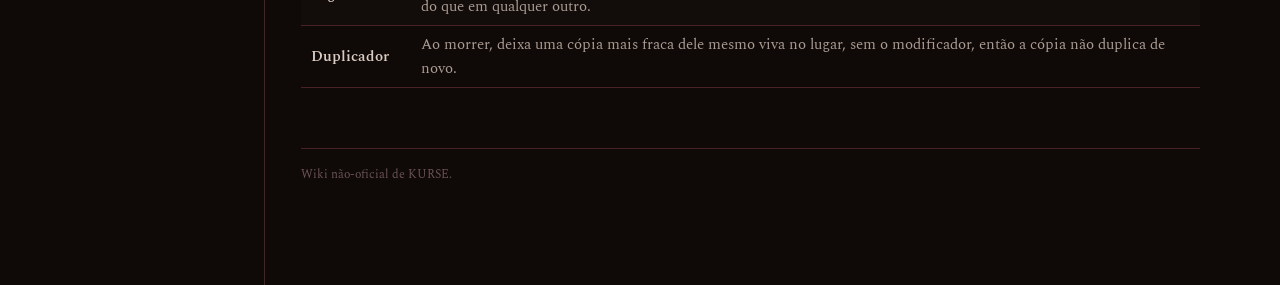
<file: elites.html>
<!DOCTYPE html>
<html lang="pt-BR">
<head>
<meta charset="UTF-8">
<meta name="viewport" content="width=device-width, initial-scale=1.0">
<title>Modificadores de Elite — KURSE Wiki</title>
<link rel="icon" type="image/png" sizes="32x32" href="assets/favicon/favicon-32.png">
<link rel="icon" type="image/png" sizes="16x16" href="assets/favicon/favicon-16.png">
<link rel="apple-touch-icon" href="assets/favicon/apple-touch-icon.png">
<link rel="shortcut icon" href="assets/favicon/favicon.ico">
<link rel="preconnect" href="https://fonts.googleapis.com">
<link href="https://fonts.googleapis.com/css2?family=Cinzel:wght@500;600;700&family=Spectral:ital,wght@0,400;0,500;0,600;1,400&display=swap" rel="stylesheet">
<link rel="stylesheet" href="style.css">
</head>
<body>
<div id="topbar"><div class="topbar-inner">
  <div class="site-name"><a href="index.html">KURSE Wiki</a></div>
  <nav class="crumbs"><a href="index.html">Início</a> › Modificadores de Elite</nav>
  <button id="menu-toggle" aria-label="Abrir menu" aria-controls="sidebar">☰ Menu</button>
</div></div>

<div id="layout">
  <aside id="sidebar">
    <input id="search" type="text" placeholder="Filtrar nesta página...">
    <div class="nav-group"><div class="nav-group-title">Começando</div><ul>
      <li><a class="nav-link" href="classes.html">Classes</a></li>
      <li><a class="nav-link" href="mecanicas.html">Mecânicas &amp; Progressão</a></li>
    </ul></div>
    <div class="nav-group"><div class="nav-group-title">O Mundo</div><ul>
      <li><a class="nav-link" href="salas.html">Salas</a></li>
      <li><a class="nav-link" href="eventos.html">Eventos</a></li>
      <li><a class="nav-link" href="npcs.html">NPCs do Hub</a></li>
    </ul></div>
    <div class="nav-group"><div class="nav-group-title">Itens &amp; Loot</div><ul>
      <li><a class="nav-link" href="itens.html">Itens</a></li>
      <li><a class="nav-link" href="bencaos.html">Bênçãos</a></li>
      <li><a class="nav-link" href="maldicoes.html">Maldições</a></li>
    </ul></div>
    <div class="nav-group"><div class="nav-group-title">Desafios</div><ul>
      <li><a class="nav-link" href="pactos.html">Pactos</a></li>
      <li><a class="nav-link" href="bestiario.html">Bestiário</a></li>
      <li><a class="nav-link current" href="elites.html">Modificadores de Elite</a></li>
    </ul></div>
    <div class="nav-group"><div class="nav-group-title">PVP</div><ul>
      <li><a class="nav-link" href="pvp.html">Modo PVP</a></li>
    </ul></div>
    <div class="nav-group"><div class="nav-group-title">Sobre o jogo</div><ul>
      <li><a class="nav-link" href="patch-notes.html">Notas de atualização</a></li>
    </ul></div>
  </aside>

  <article id="article">
    <div class="article-header">
      <h1>Modificadores de Elite</h1>
      <p class="dek">Elite é a versão dourada do comum: mais vida e um debuff no toque. Raros no começo; mais frequentes conforme a volta avança.</p>
    </div>

    <p class="lede">Todo Elite carrega um dos 8 debuffs abaixo, fixo por espécie, então o mesmo Rastejante Elite sempre te envenena, chuva ou trovoada. Metade deles também carrega um dos 6 modificadores da segunda tabela, sorteado a cada spawn. Cada um desses dois atributos acende uma estrela em cima da cabeça do bicho, então um Elite com estrela dupla é dos dois jeitos: cuidado redobrado.</p>

    <h2>O que cada debuff faz</h2>
    <p>Isto é o toque em si: o que acontece quando um Elite (comum ou não) te acerta, separado de qualquer dano que o golpe já causaria. A duração listada é a padrão; a Árvore de Vestígios tem um nó que corta pela metade a duração do primeiro debuff que você levar em cada run.</p>
    <table class="wiki-table">
      <thead><tr><th>Debuff</th><th>Duração</th><th>O que faz</th></tr></thead>
      <tbody>
        <tr data-search="veneno poison dano continuo"><td class="name-cell">Veneno</td><td class="num">3s</td><td>10 de dano por segundo enquanto durar, cerca de 30 no total, sem contar o golpe que aplicou.</td></tr>
        <tr data-search="zonzo dazed dash bloqueado"><td class="name-cell">Zonzo</td><td class="num">2,5s</td><td>Trava o dash. Tentar usar só toca o som de "negado", sem i-frames pra escapar de perto.</td></tr>
        <tr data-search="cegueira blindness camera zoom visao fog"><td class="name-cell">Cegueira</td><td class="num">3s</td><td>A câmera aproxima 1,8× e o alcance de visão através da névoa cai para 55%. Você enxerga menos do mapa e menos do que está vindo.</td></tr>
        <tr data-search="lentidao slow velocidade movimento"><td class="name-cell">Lentidão</td><td class="num">3s</td><td>−40% de velocidade de movimento.</td></tr>
        <tr data-search="silencio silence habilidade bloqueada tiro varinha"><td class="name-cell">Silêncio</td><td class="num">4s</td><td>Trava a habilidade do botão direito inteira (Golpe Pesado, Torreta, Escudo, Bomba Espectral). Pro Atirador e o Mago, trava também o ataque principal, já que os dois são à distância. O Guerreiro e o Guardião continuam batendo corpo a corpo normalmente.</td></tr>
        <tr data-search="atordoado stun travado sem se mexer"><td class="name-cell">Atordoado</td><td class="num">0,4s</td><td>Zera o movimento e cancela qualquer coisa que você estivesse carregando (escudo erguido, Golpe Pesado, Bomba). Curto, mas na hora errada custa caro, e depois de passar, você fica 1,5s sem poder ser atordoado de novo.</td></tr>
        <tr data-search="debilitar weaken dano reduzido nao funciona no jogador"><td class="name-cell">Debilitar</td><td class="num">4s</td><td>Reduz em 40% o dano de contato de quem carrega o debuff. É assim que funciona quando <em>você</em> aplica Debilitar num inimigo. Hoje, ao contrário, quando um Elite te acerta com ele, o ícone aparece no seu HUD e não muda nada na prática. Uma folga real, se você pegar essa variante.</td></tr>
        <tr data-search="vulneravel vulnerable dano recebido"><td class="name-cell">Vulnerável</td><td class="num">4s</td><td>+30% de dano recebido enquanto durar. É o único dos 8 que empilha diretamente com o atributo Dano Recebido do seu equipamento.</td></tr>
      </tbody>
    </table>
    <p class="note">Qual inimigo aplica qual debuff está listado por espécie no <a href="bestiario.html">Bestiário</a>.</p>

    <h2>Os 6 modificadores</h2>
    <p>Metade dos Elites também sorteia um destes: um comportamento extra que muda como aquele bicho especificamente luta, por cima do debuff de toque de sempre.</p>
    <table class="wiki-table">
      <thead><tr><th>Modificador</th><th>O que muda</th></tr></thead>
      <tbody>
        <tr data-search="flamejante fogo pulso area dano"><td class="name-cell">Flamejante</td><td>Solta um pulso de dano em área ao redor dele mesmo a cada 1,2s. Fique fora do alcance: não precisa nem estar batendo nele pra levar dano.</td></tr>
        <tr data-search="tempestuoso pulso area maior raio"><td class="name-cell">Tempestuoso</td><td>A mesma lógica do Flamejante, mas o pulso é mais forte, o raio é maior, e o intervalo sobe pra 2s.</td></tr>
        <tr data-search="vampirico cura ao acertar"><td class="name-cell">Vampírico</td><td>Cura vida toda vez que te acerta. Prioridade alta pra matar rápido, antes que ele se recupere do que já causou.</td></tr>
        <tr data-search="explosivo morte area dano"><td class="name-cell">Explosivo</td><td>Estoura numa explosão em área ao morrer. Não corra pra cima dele só porque a vida chegou a zero.</td></tr>
        <tr data-search="gigante grande vida dano lento"><td class="name-cell">Gigante</td><td>Maior, com mais vida máxima e mais dano de contato, mas visivelmente mais lento, então kitar funciona melhor nele do que em qualquer outro.</td></tr>
        <tr data-search="duplicador copia morte"><td class="name-cell">Duplicador</td><td>Ao morrer, deixa uma cópia mais fraca dele mesmo viva no lugar, sem o modificador, então a cópia não duplica de novo.</td></tr>
      </tbody>
    </table>

    <footer class="wiki-footer">Wiki não-oficial de KURSE.</footer>
  </article>
</div>

<script src="script.js"></script>
</body>
</html>
</file>
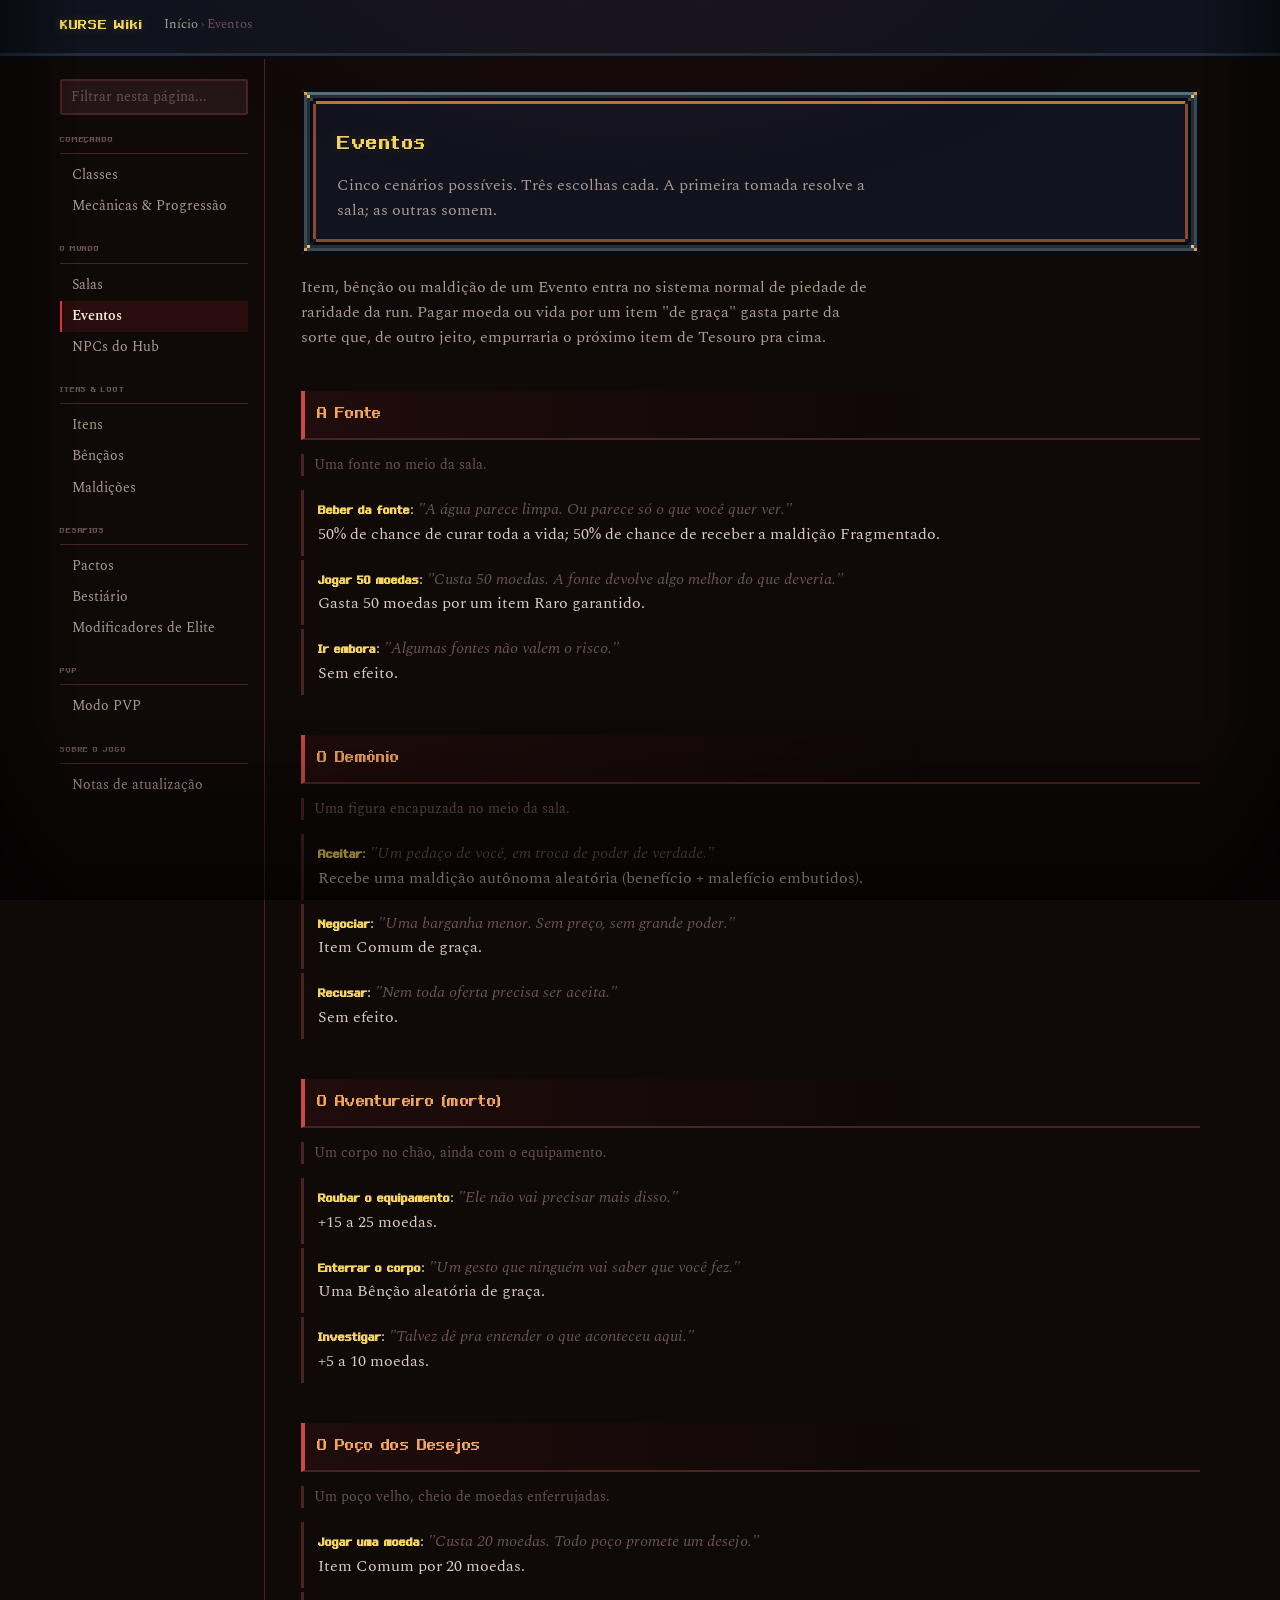
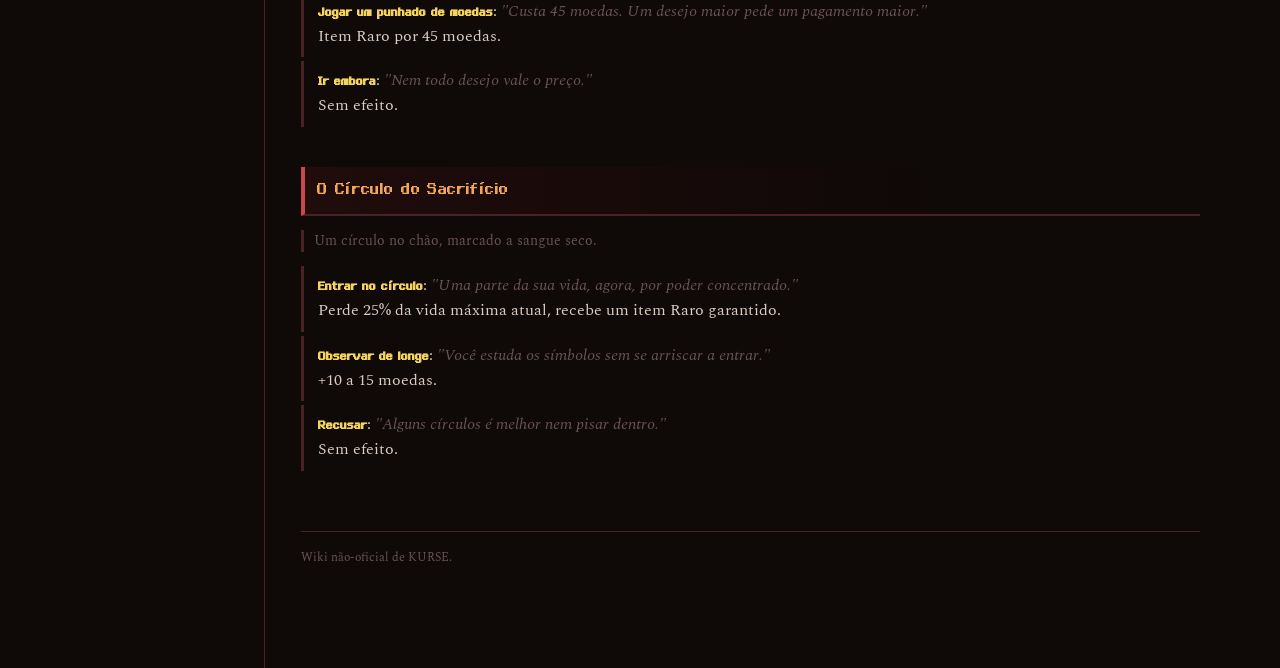
<file: eventos.html>
<!DOCTYPE html>
<html lang="pt-BR">
<head>
<meta charset="UTF-8">
<meta name="viewport" content="width=device-width, initial-scale=1.0">
<title>Eventos — KURSE Wiki</title>
<link rel="icon" type="image/png" sizes="32x32" href="assets/favicon/favicon-32.png">
<link rel="icon" type="image/png" sizes="16x16" href="assets/favicon/favicon-16.png">
<link rel="apple-touch-icon" href="assets/favicon/apple-touch-icon.png">
<link rel="shortcut icon" href="assets/favicon/favicon.ico">
<link rel="preconnect" href="https://fonts.googleapis.com">
<link href="https://fonts.googleapis.com/css2?family=Cinzel:wght@500;600;700&family=Spectral:ital,wght@0,400;0,500;0,600;1,400&display=swap" rel="stylesheet">
<link rel="stylesheet" href="style.css">
</head>
<body>
<div id="topbar"><div class="topbar-inner">
  <div class="site-name"><a href="index.html">KURSE Wiki</a></div>
  <nav class="crumbs"><a href="index.html">Início</a> › Eventos</nav>
  <button id="menu-toggle" aria-label="Abrir menu" aria-controls="sidebar">☰ Menu</button>
</div></div>

<div id="layout">
  <aside id="sidebar">
    <input id="search" type="text" placeholder="Filtrar nesta página...">
    <div class="nav-group"><div class="nav-group-title">Começando</div><ul>
      <li><a class="nav-link" href="classes.html">Classes</a></li>
      <li><a class="nav-link" href="mecanicas.html">Mecânicas &amp; Progressão</a></li>
    </ul></div>
    <div class="nav-group"><div class="nav-group-title">O Mundo</div><ul>
      <li><a class="nav-link" href="salas.html">Salas</a></li>
      <li><a class="nav-link current" href="eventos.html">Eventos</a></li>
      <li><a class="nav-link" href="npcs.html">NPCs do Hub</a></li>
    </ul></div>
    <div class="nav-group"><div class="nav-group-title">Itens &amp; Loot</div><ul>
      <li><a class="nav-link" href="itens.html">Itens</a></li>
      <li><a class="nav-link" href="bencaos.html">Bênçãos</a></li>
      <li><a class="nav-link" href="maldicoes.html">Maldições</a></li>
    </ul></div>
    <div class="nav-group"><div class="nav-group-title">Desafios</div><ul>
      <li><a class="nav-link" href="pactos.html">Pactos</a></li>
      <li><a class="nav-link" href="bestiario.html">Bestiário</a></li>
      <li><a class="nav-link" href="elites.html">Modificadores de Elite</a></li>
    </ul></div>
    <div class="nav-group"><div class="nav-group-title">PVP</div><ul>
      <li><a class="nav-link" href="pvp.html">Modo PVP</a></li>
    </ul></div>
    <div class="nav-group"><div class="nav-group-title">Sobre o jogo</div><ul>
      <li><a class="nav-link" href="patch-notes.html">Notas de atualização</a></li>
    </ul></div>
  </aside>

  <article id="article">
    <div class="article-header">
      <h1>Eventos</h1>
      <p class="dek">Cinco cenários possíveis. Três escolhas cada. A primeira tomada resolve a sala; as outras somem.</p>
    </div>

    <div class="lede">
      <p>Item, bênção ou maldição de um Evento entra no sistema normal de piedade de raridade da run. Pagar moeda ou vida por um item "de graça" gasta parte da sorte que, de outro jeito, empurraria o próximo item de Tesouro pra cima.</p>
    </div>

    <h2>A Fonte</h2>
    <p class="note">Uma fonte no meio da sala.</p>
    <ul class="choice-list">
      <li><span class="choice-name">Beber da fonte</span>: <span class="quote">"A água parece limpa. Ou parece só o que você quer ver."</span><br>50% de chance de curar toda a vida; 50% de chance de receber a maldição Fragmentado.</li>
      <li><span class="choice-name">Jogar 50 moedas</span>: <span class="quote">"Custa 50 moedas. A fonte devolve algo melhor do que deveria."</span><br>Gasta 50 moedas por um item Raro garantido.</li>
      <li><span class="choice-name">Ir embora</span>: <span class="quote">"Algumas fontes não valem o risco."</span><br>Sem efeito.</li>
    </ul>

    <h2>O Demônio</h2>
    <p class="note">Uma figura encapuzada no meio da sala.</p>
    <ul class="choice-list">
      <li><span class="choice-name">Aceitar</span>: <span class="quote">"Um pedaço de você, em troca de poder de verdade."</span><br>Recebe uma maldição autônoma aleatória (benefício + malefício embutidos).</li>
      <li><span class="choice-name">Negociar</span>: <span class="quote">"Uma barganha menor. Sem preço, sem grande poder."</span><br>Item Comum de graça.</li>
      <li><span class="choice-name">Recusar</span>: <span class="quote">"Nem toda oferta precisa ser aceita."</span><br>Sem efeito.</li>
    </ul>

    <h2>O Aventureiro (morto)</h2>
    <p class="note">Um corpo no chão, ainda com o equipamento.</p>
    <ul class="choice-list">
      <li><span class="choice-name">Roubar o equipamento</span>: <span class="quote">"Ele não vai precisar mais disso."</span><br>+15 a 25 moedas.</li>
      <li><span class="choice-name">Enterrar o corpo</span>: <span class="quote">"Um gesto que ninguém vai saber que você fez."</span><br>Uma Bênção aleatória de graça.</li>
      <li><span class="choice-name">Investigar</span>: <span class="quote">"Talvez dê pra entender o que aconteceu aqui."</span><br>+5 a 10 moedas.</li>
    </ul>

    <h2>O Poço dos Desejos</h2>
    <p class="note">Um poço velho, cheio de moedas enferrujadas.</p>
    <ul class="choice-list">
      <li><span class="choice-name">Jogar uma moeda</span>: <span class="quote">"Custa 20 moedas. Todo poço promete um desejo."</span><br>Item Comum por 20 moedas.</li>
      <li><span class="choice-name">Jogar um punhado de moedas</span>: <span class="quote">"Custa 45 moedas. Um desejo maior pede um pagamento maior."</span><br>Item Raro por 45 moedas.</li>
      <li><span class="choice-name">Ir embora</span>: <span class="quote">"Nem todo desejo vale o preço."</span><br>Sem efeito.</li>
    </ul>

    <h2>O Círculo do Sacrifício</h2>
    <p class="note">Um círculo no chão, marcado a sangue seco.</p>
    <ul class="choice-list">
      <li><span class="choice-name">Entrar no círculo</span>: <span class="quote">"Uma parte da sua vida, agora, por poder concentrado."</span><br>Perde 25% da vida máxima atual, recebe um item Raro garantido.</li>
      <li><span class="choice-name">Observar de longe</span>: <span class="quote">"Você estuda os símbolos sem se arriscar a entrar."</span><br>+10 a 15 moedas.</li>
      <li><span class="choice-name">Recusar</span>: <span class="quote">"Alguns círculos é melhor nem pisar dentro."</span><br>Sem efeito.</li>
    </ul>

    <footer class="wiki-footer">Wiki não-oficial de KURSE.</footer>
  </article>
</div>

<script src="script.js"></script>
</body>
</html>
</file>
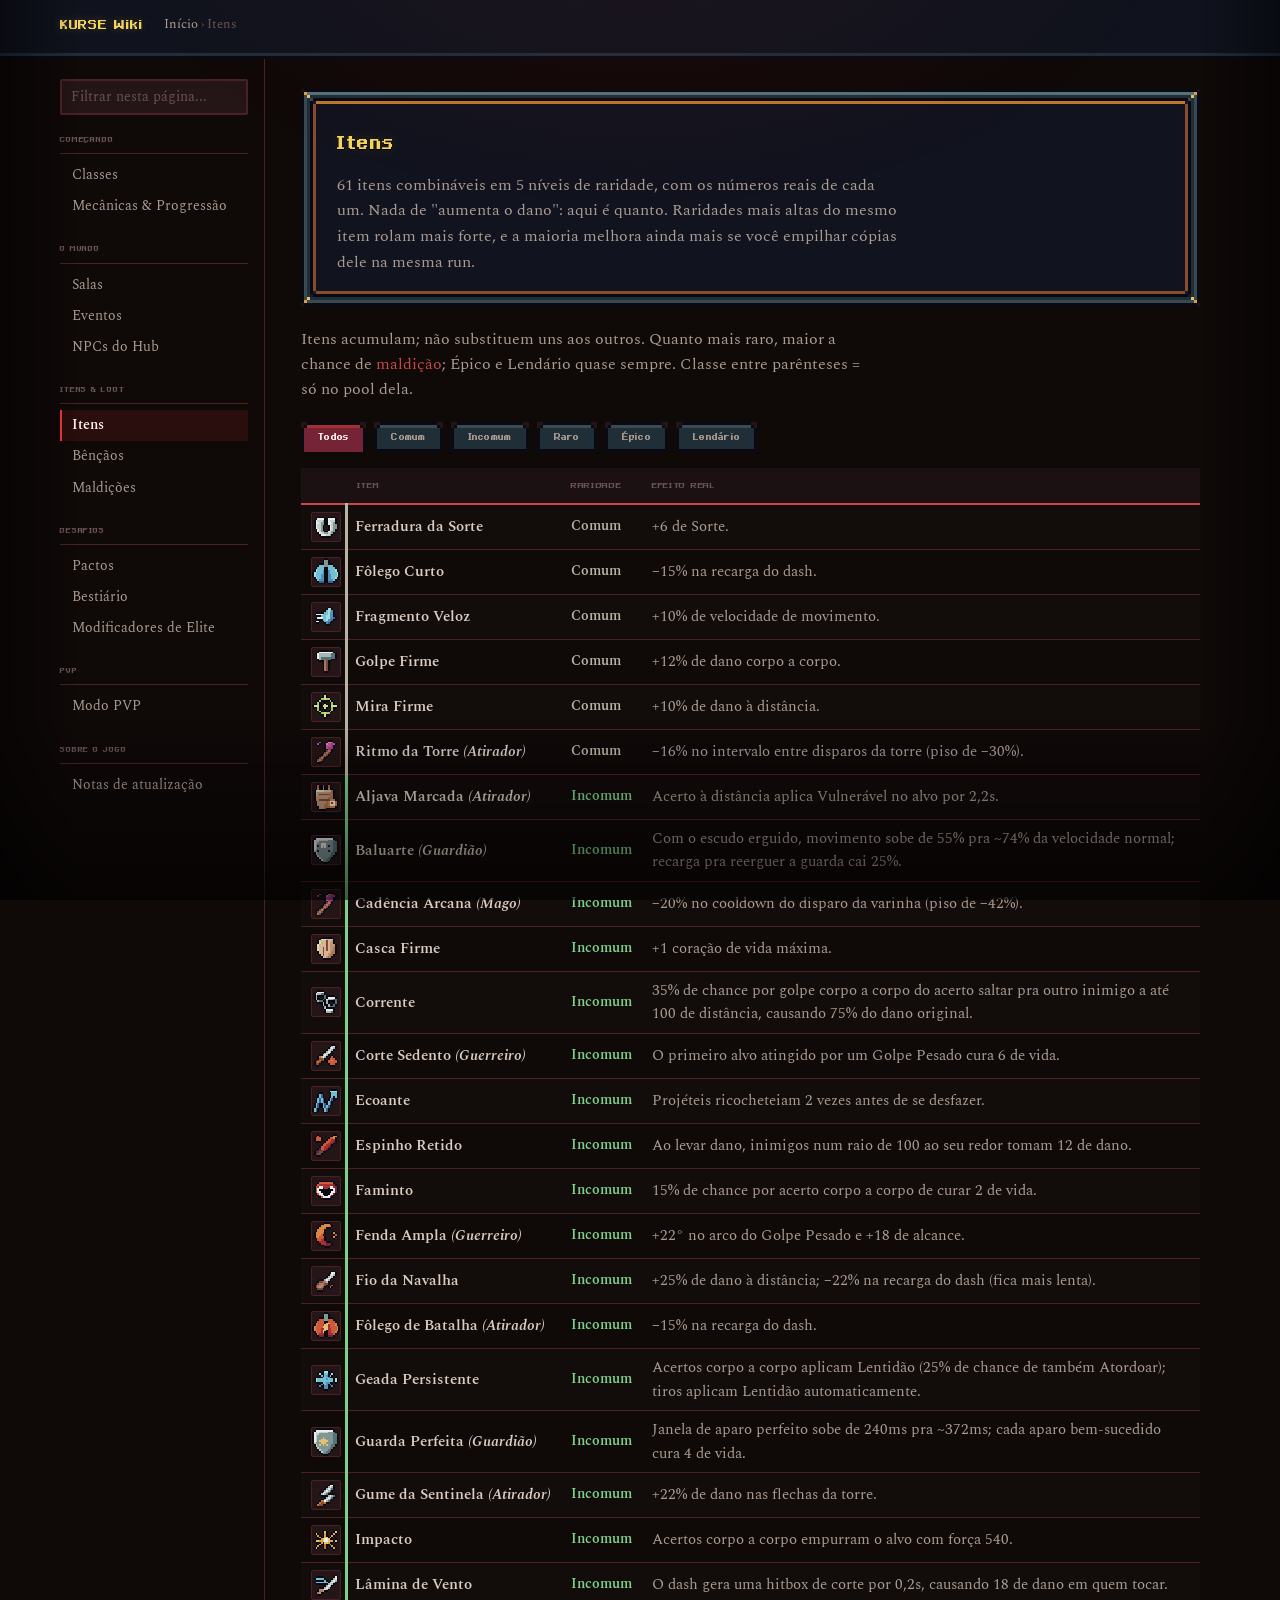
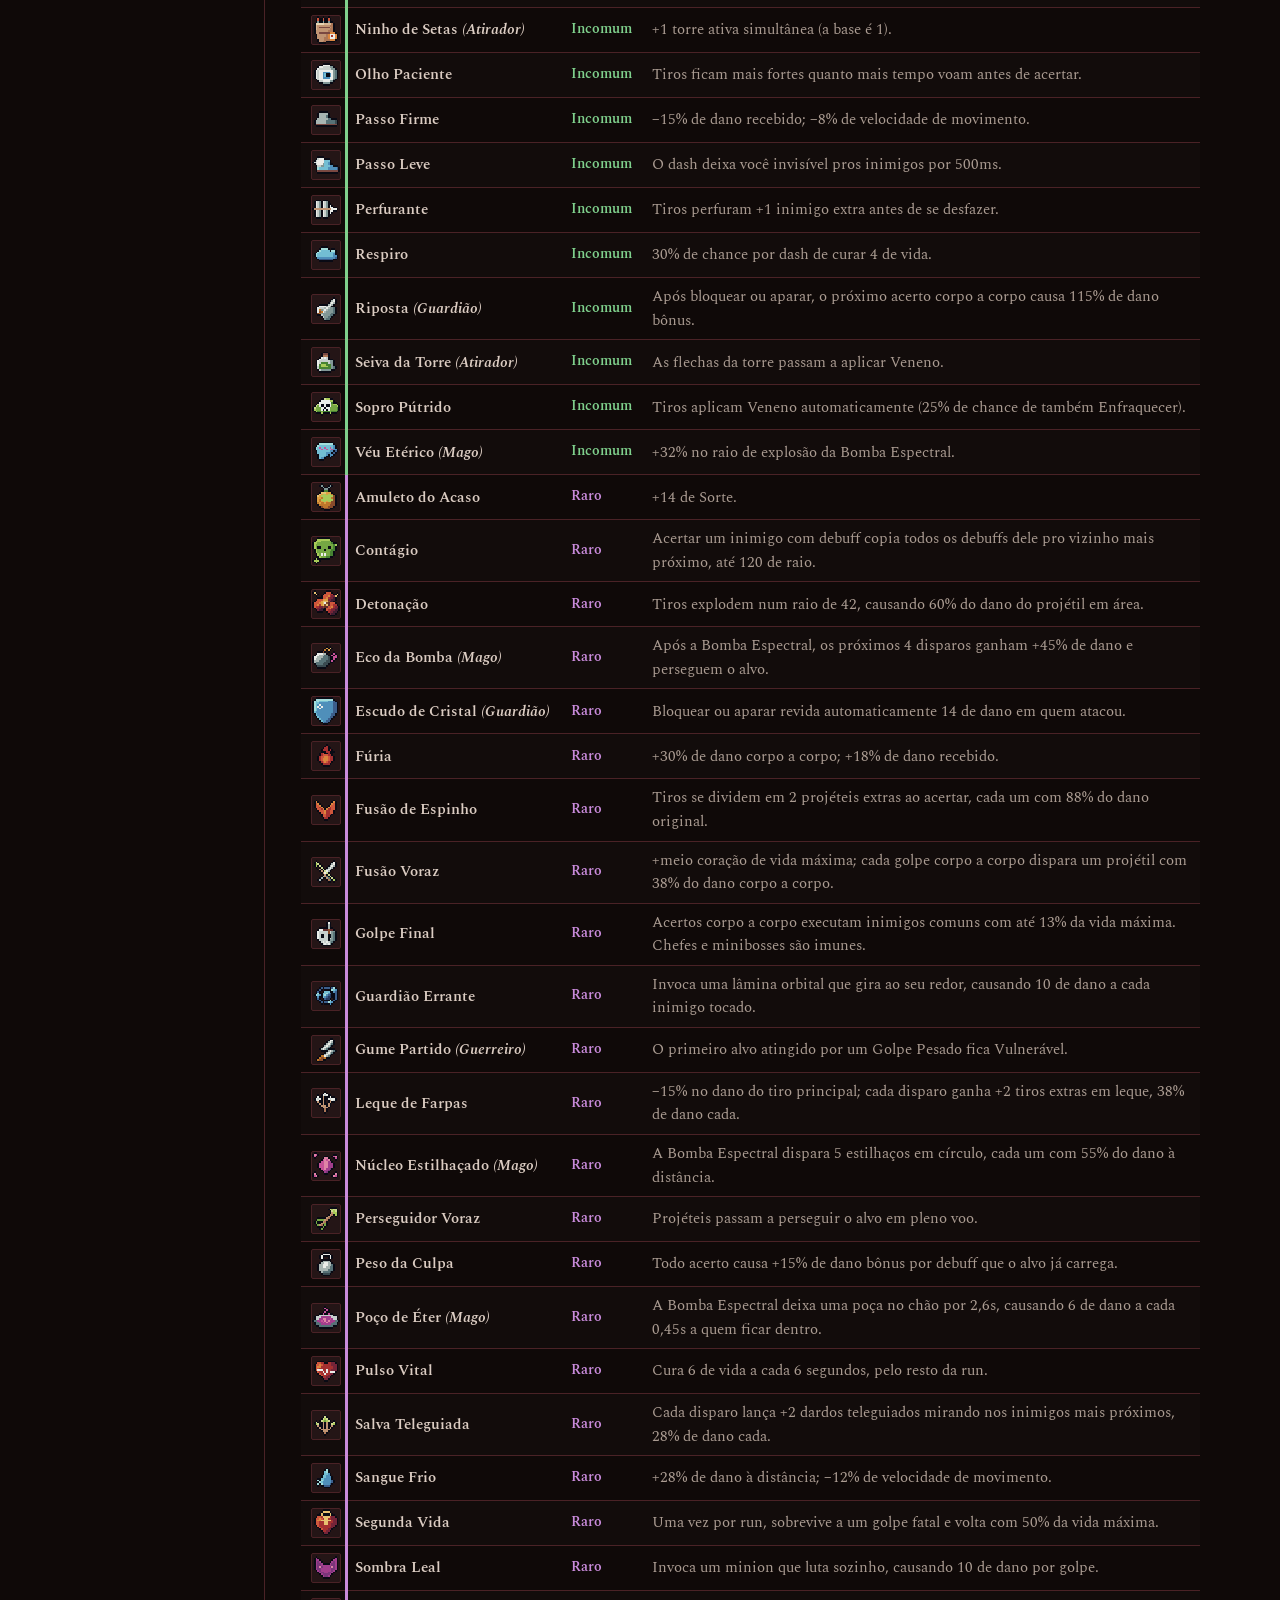
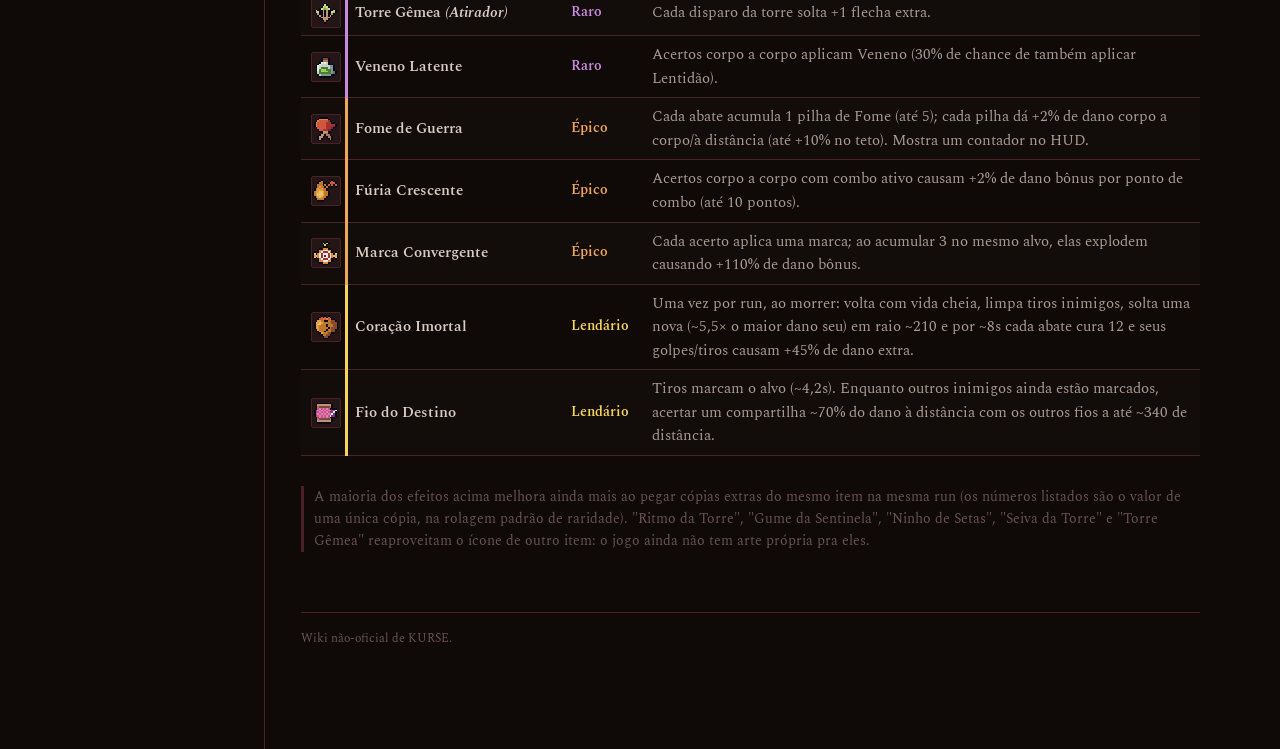
<file: itens.html>
<!DOCTYPE html>
<html lang="pt-BR">
<head>
<meta charset="UTF-8">
<meta name="viewport" content="width=device-width, initial-scale=1.0">
<title>Itens — KURSE Wiki</title>
<link rel="icon" type="image/png" sizes="32x32" href="assets/favicon/favicon-32.png">
<link rel="icon" type="image/png" sizes="16x16" href="assets/favicon/favicon-16.png">
<link rel="apple-touch-icon" href="assets/favicon/apple-touch-icon.png">
<link rel="shortcut icon" href="assets/favicon/favicon.ico">
<link rel="preconnect" href="https://fonts.googleapis.com">
<link href="https://fonts.googleapis.com/css2?family=Cinzel:wght@500;600;700&family=Spectral:ital,wght@0,400;0,500;0,600;1,400&display=swap" rel="stylesheet">
<link rel="stylesheet" href="style.css">
</head>
<body>
<div id="topbar"><div class="topbar-inner">
  <div class="site-name"><a href="index.html">KURSE Wiki</a></div>
  <nav class="crumbs"><a href="index.html">Início</a> › Itens</nav>
  <button id="menu-toggle" aria-label="Abrir menu" aria-controls="sidebar">☰ Menu</button>
</div></div>

<div id="layout">
  <aside id="sidebar">
    <input id="search" type="text" placeholder="Filtrar nesta página...">
    <div class="nav-group"><div class="nav-group-title">Começando</div><ul>
      <li><a class="nav-link" href="classes.html">Classes</a></li>
      <li><a class="nav-link" href="mecanicas.html">Mecânicas &amp; Progressão</a></li>
    </ul></div>
    <div class="nav-group"><div class="nav-group-title">O Mundo</div><ul>
      <li><a class="nav-link" href="salas.html">Salas</a></li>
      <li><a class="nav-link" href="eventos.html">Eventos</a></li>
      <li><a class="nav-link" href="npcs.html">NPCs do Hub</a></li>
    </ul></div>
    <div class="nav-group"><div class="nav-group-title">Itens &amp; Loot</div><ul>
      <li><a class="nav-link current" href="itens.html">Itens</a></li>
      <li><a class="nav-link" href="bencaos.html">Bênçãos</a></li>
      <li><a class="nav-link" href="maldicoes.html">Maldições</a></li>
    </ul></div>
    <div class="nav-group"><div class="nav-group-title">Desafios</div><ul>
      <li><a class="nav-link" href="pactos.html">Pactos</a></li>
      <li><a class="nav-link" href="bestiario.html">Bestiário</a></li>
      <li><a class="nav-link" href="elites.html">Modificadores de Elite</a></li>
    </ul></div>
    <div class="nav-group"><div class="nav-group-title">PVP</div><ul>
      <li><a class="nav-link" href="pvp.html">Modo PVP</a></li>
    </ul></div>
    <div class="nav-group"><div class="nav-group-title">Sobre o jogo</div><ul>
      <li><a class="nav-link" href="patch-notes.html">Notas de atualização</a></li>
    </ul></div>
  </aside>

  <article id="article">
    <div class="article-header">
      <h1>Itens</h1>
      <p class="dek">61 itens combináveis em 5 níveis de raridade, com os números reais de cada um. Nada de "aumenta o dano": aqui é quanto. Raridades mais altas do mesmo item rolam mais forte, e a maioria melhora ainda mais se você empilhar cópias dele na mesma run.</p>
    </div>

    <p class="lede">Itens acumulam; não substituem uns aos outros. Quanto mais raro, maior a chance de <a href="maldicoes.html">maldição</a>; Épico e Lendário quase sempre. Classe entre parênteses = só no pool dela.</p>

    <div class="filter-row">
      <button class="active" data-filter="all">Todos</button>
      <button data-filter="0">Comum</button>
      <button data-filter="1">Incomum</button>
      <button data-filter="2">Raro</button>
      <button data-filter="3">Épico</button>
      <button data-filter="4">Lendário</button>
    </div>

    <table class="wiki-table">
      <thead><tr><th></th><th>Item</th><th>Raridade</th><th>Efeito real</th></tr></thead>
      <tbody>
        <tr data-tier="0" data-search="ferradura da sorte"><td class="icon-cell"><img class="icon-sm" src="assets/items/ferradura_da_sorte.png" alt=""></td><td class="name-cell">Ferradura da Sorte</td><td class="tier-cell"><span class="tier-label t0">Comum</span></td><td>+6 de Sorte.</td></tr>
        <tr data-tier="0" data-search="folego curto dash"><td class="icon-cell"><img class="icon-sm" src="assets/items/folego_curto.png" alt=""></td><td class="name-cell">Fôlego Curto</td><td class="tier-cell"><span class="tier-label t0">Comum</span></td><td>−15% na recarga do dash.</td></tr>
        <tr data-tier="0" data-search="fragmento veloz velocidade"><td class="icon-cell"><img class="icon-sm" src="assets/items/fragmento_veloz.png" alt=""></td><td class="name-cell">Fragmento Veloz</td><td class="tier-cell"><span class="tier-label t0">Comum</span></td><td>+10% de velocidade de movimento.</td></tr>
        <tr data-tier="0" data-search="golpe firme dano corpo a corpo"><td class="icon-cell"><img class="icon-sm" src="assets/items/golpe_firme.png" alt=""></td><td class="name-cell">Golpe Firme</td><td class="tier-cell"><span class="tier-label t0">Comum</span></td><td>+12% de dano corpo a corpo.</td></tr>
        <tr data-tier="0" data-search="mira firme dano a distancia"><td class="icon-cell"><img class="icon-sm" src="assets/items/mira_firme.png" alt=""></td><td class="name-cell">Mira Firme</td><td class="tier-cell"><span class="tier-label t0">Comum</span></td><td>+10% de dano à distância.</td></tr>
        <tr data-tier="0" data-search="ritmo da torre atirador"><td class="icon-cell"><img class="icon-sm" src="assets/items/cadencia_arcana.png" alt=""></td><td class="name-cell">Ritmo da Torre <em>(Atirador)</em></td><td class="tier-cell"><span class="tier-label t0">Comum</span></td><td>−16% no intervalo entre disparos da torre (piso de −30%).</td></tr>

        <tr data-tier="1" data-search="aljava marcada atirador"><td class="icon-cell"><img class="icon-sm" src="assets/items/aljava_marcada.png" alt=""></td><td class="name-cell">Aljava Marcada <em>(Atirador)</em></td><td class="tier-cell"><span class="tier-label t1">Incomum</span></td><td>Acerto à distância aplica Vulnerável no alvo por 2,2s.</td></tr>
        <tr data-tier="1" data-search="baluarte guardiao escudo"><td class="icon-cell"><img class="icon-sm" src="assets/items/baluarte.png" alt=""></td><td class="name-cell">Baluarte <em>(Guardião)</em></td><td class="tier-cell"><span class="tier-label t1">Incomum</span></td><td>Com o escudo erguido, movimento sobe de 55% pra ~74% da velocidade normal; recarga pra reerguer a guarda cai 25%.</td></tr>
        <tr data-tier="1" data-search="cadencia arcana mago cajado"><td class="icon-cell"><img class="icon-sm" src="assets/items/cadencia_arcana.png" alt=""></td><td class="name-cell">Cadência Arcana <em>(Mago)</em></td><td class="tier-cell"><span class="tier-label t1">Incomum</span></td><td>−20% no cooldown do disparo da varinha (piso de −42%).</td></tr>
        <tr data-tier="1" data-search="casca firme vida"><td class="icon-cell"><img class="icon-sm" src="assets/items/casca_firme.png" alt=""></td><td class="name-cell">Casca Firme</td><td class="tier-cell"><span class="tier-label t1">Incomum</span></td><td>+1 coração de vida máxima.</td></tr>
        <tr data-tier="1" data-search="corrente salto"><td class="icon-cell"><img class="icon-sm" src="assets/items/corrente.png" alt=""></td><td class="name-cell">Corrente</td><td class="tier-cell"><span class="tier-label t1">Incomum</span></td><td>35% de chance por golpe corpo a corpo do acerto saltar pra outro inimigo a até 100 de distância, causando 75% do dano original.</td></tr>
        <tr data-tier="1" data-search="corte sedento guerreiro cleave lifesteal"><td class="icon-cell"><img class="icon-sm" src="assets/items/corte_sedento.png" alt=""></td><td class="name-cell">Corte Sedento <em>(Guerreiro)</em></td><td class="tier-cell"><span class="tier-label t1">Incomum</span></td><td>O primeiro alvo atingido por um Golpe Pesado cura 6 de vida.</td></tr>
        <tr data-tier="1" data-search="ecoante ricochete"><td class="icon-cell"><img class="icon-sm" src="assets/items/ecoante.png" alt=""></td><td class="name-cell">Ecoante</td><td class="tier-cell"><span class="tier-label t1">Incomum</span></td><td>Projéteis ricocheteiam 2 vezes antes de se desfazer.</td></tr>
        <tr data-tier="1" data-search="espinho retido area"><td class="icon-cell"><img class="icon-sm" src="assets/items/espinho_retido.png" alt=""></td><td class="name-cell">Espinho Retido</td><td class="tier-cell"><span class="tier-label t1">Incomum</span></td><td>Ao levar dano, inimigos num raio de 100 ao seu redor tomam 12 de dano.</td></tr>
        <tr data-tier="1" data-search="faminto lifesteal cura"><td class="icon-cell"><img class="icon-sm" src="assets/items/faminto.png" alt=""></td><td class="name-cell">Faminto</td><td class="tier-cell"><span class="tier-label t1">Incomum</span></td><td>15% de chance por acerto corpo a corpo de curar 2 de vida.</td></tr>
        <tr data-tier="1" data-search="fenda ampla guerreiro cleave"><td class="icon-cell"><img class="icon-sm" src="assets/items/fenda_ampla.png" alt=""></td><td class="name-cell">Fenda Ampla <em>(Guerreiro)</em></td><td class="tier-cell"><span class="tier-label t1">Incomum</span></td><td>+22° no arco do Golpe Pesado e +18 de alcance.</td></tr>
        <tr data-tier="1" data-search="fio da navalha dano a distancia dash"><td class="icon-cell"><img class="icon-sm" src="assets/items/fio_da_navalha.png" alt=""></td><td class="name-cell">Fio da Navalha</td><td class="tier-cell"><span class="tier-label t1">Incomum</span></td><td>+25% de dano à distância; −22% na recarga do dash (fica mais lenta).</td></tr>
        <tr data-tier="1" data-search="folego de batalha atirador dash"><td class="icon-cell"><img class="icon-sm" src="assets/items/folego_de_batalha.png" alt=""></td><td class="name-cell">Fôlego de Batalha <em>(Atirador)</em></td><td class="tier-cell"><span class="tier-label t1">Incomum</span></td><td>−15% na recarga do dash.</td></tr>
        <tr data-tier="1" data-search="geada persistente lentidao atordoado"><td class="icon-cell"><img class="icon-sm" src="assets/items/geada_persistente.png" alt=""></td><td class="name-cell">Geada Persistente</td><td class="tier-cell"><span class="tier-label t1">Incomum</span></td><td>Acertos corpo a corpo aplicam Lentidão (25% de chance de também Atordoar); tiros aplicam Lentidão automaticamente.</td></tr>
        <tr data-tier="1" data-search="guarda perfeita guardiao parry"><td class="icon-cell"><img class="icon-sm" src="assets/items/guarda_perfeita.png" alt=""></td><td class="name-cell">Guarda Perfeita <em>(Guardião)</em></td><td class="tier-cell"><span class="tier-label t1">Incomum</span></td><td>Janela de aparo perfeito sobe de 240ms pra ~372ms; cada aparo bem-sucedido cura 4 de vida.</td></tr>
        <tr data-tier="1" data-search="gume da sentinela atirador torre"><td class="icon-cell"><img class="icon-sm" src="assets/items/gume_partido.png" alt=""></td><td class="name-cell">Gume da Sentinela <em>(Atirador)</em></td><td class="tier-cell"><span class="tier-label t1">Incomum</span></td><td>+22% de dano nas flechas da torre.</td></tr>
        <tr data-tier="1" data-search="impacto empurrao"><td class="icon-cell"><img class="icon-sm" src="assets/items/impacto.png" alt=""></td><td class="name-cell">Impacto</td><td class="tier-cell"><span class="tier-label t1">Incomum</span></td><td>Acertos corpo a corpo empurram o alvo com força 540.</td></tr>
        <tr data-tier="1" data-search="lamina de vento dash hitbox"><td class="icon-cell"><img class="icon-sm" src="assets/items/lamina_de_vento.png" alt=""></td><td class="name-cell">Lâmina de Vento</td><td class="tier-cell"><span class="tier-label t1">Incomum</span></td><td>O dash gera uma hitbox de corte por 0,2s, causando 18 de dano em quem tocar.</td></tr>
        <tr data-tier="1" data-search="ninho de setas atirador torre extra"><td class="icon-cell"><img class="icon-sm" src="assets/items/aljava_marcada.png" alt=""></td><td class="name-cell">Ninho de Setas <em>(Atirador)</em></td><td class="tier-cell"><span class="tier-label t1">Incomum</span></td><td>+1 torre ativa simultânea (a base é 1).</td></tr>
        <tr data-tier="1" data-search="olho paciente tiro"><td class="icon-cell"><img class="icon-sm" src="assets/items/olho_paciente.png" alt=""></td><td class="name-cell">Olho Paciente</td><td class="tier-cell"><span class="tier-label t1">Incomum</span></td><td>Tiros ficam mais fortes quanto mais tempo voam antes de acertar.</td></tr>
        <tr data-tier="1" data-search="passo firme dano recebido velocidade"><td class="icon-cell"><img class="icon-sm" src="assets/items/passo_firme.png" alt=""></td><td class="name-cell">Passo Firme</td><td class="tier-cell"><span class="tier-label t1">Incomum</span></td><td>−15% de dano recebido; −8% de velocidade de movimento.</td></tr>
        <tr data-tier="1" data-search="passo leve dash invisivel"><td class="icon-cell"><img class="icon-sm" src="assets/items/passo_leve.png" alt=""></td><td class="name-cell">Passo Leve</td><td class="tier-cell"><span class="tier-label t1">Incomum</span></td><td>O dash deixa você invisível pros inimigos por 500ms.</td></tr>
        <tr data-tier="1" data-search="perfurante tiro atravessa"><td class="icon-cell"><img class="icon-sm" src="assets/items/perfurante.png" alt=""></td><td class="name-cell">Perfurante</td><td class="tier-cell"><span class="tier-label t1">Incomum</span></td><td>Tiros perfuram +1 inimigo extra antes de se desfazer.</td></tr>
        <tr data-tier="1" data-search="respiro dash cura"><td class="icon-cell"><img class="icon-sm" src="assets/items/respiro.png" alt=""></td><td class="name-cell">Respiro</td><td class="tier-cell"><span class="tier-label t1">Incomum</span></td><td>30% de chance por dash de curar 4 de vida.</td></tr>
        <tr data-tier="1" data-search="riposta guardiao contra ataque"><td class="icon-cell"><img class="icon-sm" src="assets/items/riposta.png" alt=""></td><td class="name-cell">Riposta <em>(Guardião)</em></td><td class="tier-cell"><span class="tier-label t1">Incomum</span></td><td>Após bloquear ou aparar, o próximo acerto corpo a corpo causa 115% de dano bônus.</td></tr>
        <tr data-tier="1" data-search="seiva da torre atirador veneno"><td class="icon-cell"><img class="icon-sm" src="assets/items/veneno_latente.png" alt=""></td><td class="name-cell">Seiva da Torre <em>(Atirador)</em></td><td class="tier-cell"><span class="tier-label t1">Incomum</span></td><td>As flechas da torre passam a aplicar Veneno.</td></tr>
        <tr data-tier="1" data-search="sopro putrido veneno enfraquecido"><td class="icon-cell"><img class="icon-sm" src="assets/items/sopro_putrido.png" alt=""></td><td class="name-cell">Sopro Pútrido</td><td class="tier-cell"><span class="tier-label t1">Incomum</span></td><td>Tiros aplicam Veneno automaticamente (25% de chance de também Enfraquecer).</td></tr>
        <tr data-tier="1" data-search="veu eterico mago bomba raio"><td class="icon-cell"><img class="icon-sm" src="assets/items/veu_eterico.png" alt=""></td><td class="name-cell">Véu Etérico <em>(Mago)</em></td><td class="tier-cell"><span class="tier-label t1">Incomum</span></td><td>+32% no raio de explosão da Bomba Espectral.</td></tr>

        <tr data-tier="2" data-search="amuleto do acaso sorte"><td class="icon-cell"><img class="icon-sm" src="assets/items/amuleto_do_acaso.png" alt=""></td><td class="name-cell">Amuleto do Acaso</td><td class="tier-cell"><span class="tier-label t2">Raro</span></td><td>+14 de Sorte.</td></tr>
        <tr data-tier="2" data-search="contagio debuff vizinho"><td class="icon-cell"><img class="icon-sm" src="assets/items/contagio.png" alt=""></td><td class="name-cell">Contágio</td><td class="tier-cell"><span class="tier-label t2">Raro</span></td><td>Acertar um inimigo com debuff copia todos os debuffs dele pro vizinho mais próximo, até 120 de raio.</td></tr>
        <tr data-tier="2" data-search="detonacao explosao tiro"><td class="icon-cell"><img class="icon-sm" src="assets/items/detonacao.png" alt=""></td><td class="name-cell">Detonação</td><td class="tier-cell"><span class="tier-label t2">Raro</span></td><td>Tiros explodem num raio de 42, causando 60% do dano do projétil em área.</td></tr>
        <tr data-tier="2" data-search="eco da bomba mago homing"><td class="icon-cell"><img class="icon-sm" src="assets/items/eco_da_bomba.png" alt=""></td><td class="name-cell">Eco da Bomba <em>(Mago)</em></td><td class="tier-cell"><span class="tier-label t2">Raro</span></td><td>Após a Bomba Espectral, os próximos 4 disparos ganham +45% de dano e perseguem o alvo.</td></tr>
        <tr data-tier="2" data-search="escudo de cristal guardiao revida"><td class="icon-cell"><img class="icon-sm" src="assets/items/escudo_de_cristal.png" alt=""></td><td class="name-cell">Escudo de Cristal <em>(Guardião)</em></td><td class="tier-cell"><span class="tier-label t2">Raro</span></td><td>Bloquear ou aparar revida automaticamente 14 de dano em quem atacou.</td></tr>
        <tr data-tier="2" data-search="furia dano corpo a corpo recebido"><td class="icon-cell"><img class="icon-sm" src="assets/items/furia.png" alt=""></td><td class="name-cell">Fúria</td><td class="tier-cell"><span class="tier-label t2">Raro</span></td><td>+30% de dano corpo a corpo; +18% de dano recebido.</td></tr>
        <tr data-tier="2" data-search="fusao de espinho tiro divide"><td class="icon-cell"><img class="icon-sm" src="assets/items/fusao_de_espinho.png" alt=""></td><td class="name-cell">Fusão de Espinho</td><td class="tier-cell"><span class="tier-label t2">Raro</span></td><td>Tiros se dividem em 2 projéteis extras ao acertar, cada um com 88% do dano original.</td></tr>
        <tr data-tier="2" data-search="fusao voraz vida golpe projetil"><td class="icon-cell"><img class="icon-sm" src="assets/items/fusao_voraz.png" alt=""></td><td class="name-cell">Fusão Voraz</td><td class="tier-cell"><span class="tier-label t2">Raro</span></td><td>+meio coração de vida máxima; cada golpe corpo a corpo dispara um projétil com 38% do dano corpo a corpo.</td></tr>
        <tr data-tier="2" data-search="golpe final execucao"><td class="icon-cell"><img class="icon-sm" src="assets/items/golpe_final.png" alt=""></td><td class="name-cell">Golpe Final</td><td class="tier-cell"><span class="tier-label t2">Raro</span></td><td>Acertos corpo a corpo executam inimigos comuns com até 13% da vida máxima. Chefes e minibosses são imunes.</td></tr>
        <tr data-tier="2" data-search="guardiao errante lamina orbital"><td class="icon-cell"><img class="icon-sm" src="assets/items/guardiao_errante.png" alt=""></td><td class="name-cell">Guardião Errante</td><td class="tier-cell"><span class="tier-label t2">Raro</span></td><td>Invoca uma lâmina orbital que gira ao seu redor, causando 10 de dano a cada inimigo tocado.</td></tr>
        <tr data-tier="2" data-search="gume partido guerreiro vulneravel"><td class="icon-cell"><img class="icon-sm" src="assets/items/gume_partido.png" alt=""></td><td class="name-cell">Gume Partido <em>(Guerreiro)</em></td><td class="tier-cell"><span class="tier-label t2">Raro</span></td><td>O primeiro alvo atingido por um Golpe Pesado fica Vulnerável.</td></tr>
        <tr data-tier="2" data-search="leque de farpas tiro leque"><td class="icon-cell"><img class="icon-sm" src="assets/items/leque_de_farpas.png" alt=""></td><td class="name-cell">Leque de Farpas</td><td class="tier-cell"><span class="tier-label t2">Raro</span></td><td>−15% no dano do tiro principal; cada disparo ganha +2 tiros extras em leque, 38% de dano cada.</td></tr>
        <tr data-tier="2" data-search="nucleo estilhacado mago bomba estilhacos"><td class="icon-cell"><img class="icon-sm" src="assets/items/nucleo_estilhacado.png" alt=""></td><td class="name-cell">Núcleo Estilhaçado <em>(Mago)</em></td><td class="tier-cell"><span class="tier-label t2">Raro</span></td><td>A Bomba Espectral dispara 5 estilhaços em círculo, cada um com 55% do dano à distância.</td></tr>
        <tr data-tier="2" data-search="perseguidor voraz homing"><td class="icon-cell"><img class="icon-sm" src="assets/items/perseguidor.png" alt=""></td><td class="name-cell">Perseguidor Voraz</td><td class="tier-cell"><span class="tier-label t2">Raro</span></td><td>Projéteis passam a perseguir o alvo em pleno voo.</td></tr>
        <tr data-tier="2" data-search="peso da culpa debuff bonus"><td class="icon-cell"><img class="icon-sm" src="assets/items/peso_da_culpa.png" alt=""></td><td class="name-cell">Peso da Culpa</td><td class="tier-cell"><span class="tier-label t2">Raro</span></td><td>Todo acerto causa +15% de dano bônus por debuff que o alvo já carrega.</td></tr>
        <tr data-tier="2" data-search="poco de eter mago bomba poca"><td class="icon-cell"><img class="icon-sm" src="assets/items/poco_de_eter.png" alt=""></td><td class="name-cell">Poço de Éter <em>(Mago)</em></td><td class="tier-cell"><span class="tier-label t2">Raro</span></td><td>A Bomba Espectral deixa uma poça no chão por 2,6s, causando 6 de dano a cada 0,45s a quem ficar dentro.</td></tr>
        <tr data-tier="2" data-search="pulso vital cura passiva"><td class="icon-cell"><img class="icon-sm" src="assets/items/pulso_vital.png" alt=""></td><td class="name-cell">Pulso Vital</td><td class="tier-cell"><span class="tier-label t2">Raro</span></td><td>Cura 6 de vida a cada 6 segundos, pelo resto da run.</td></tr>
        <tr data-tier="2" data-search="salva teleguiada dardos"><td class="icon-cell"><img class="icon-sm" src="assets/items/salva_teleguiada.png" alt=""></td><td class="name-cell">Salva Teleguiada</td><td class="tier-cell"><span class="tier-label t2">Raro</span></td><td>Cada disparo lança +2 dardos teleguiados mirando nos inimigos mais próximos, 28% de dano cada.</td></tr>
        <tr data-tier="2" data-search="sangue frio dano a distancia velocidade"><td class="icon-cell"><img class="icon-sm" src="assets/items/sangue_frio.png" alt=""></td><td class="name-cell">Sangue Frio</td><td class="tier-cell"><span class="tier-label t2">Raro</span></td><td>+28% de dano à distância; −12% de velocidade de movimento.</td></tr>
        <tr data-tier="2" data-search="segunda vida revive"><td class="icon-cell"><img class="icon-sm" src="assets/items/segunda_vida.png" alt=""></td><td class="name-cell">Segunda Vida</td><td class="tier-cell"><span class="tier-label t2">Raro</span></td><td>Uma vez por run, sobrevive a um golpe fatal e volta com 50% da vida máxima.</td></tr>
        <tr data-tier="2" data-search="sombra leal minion"><td class="icon-cell"><img class="icon-sm" src="assets/items/sombra_leal.png" alt=""></td><td class="name-cell">Sombra Leal</td><td class="tier-cell"><span class="tier-label t2">Raro</span></td><td>Invoca um minion que luta sozinho, causando 10 de dano por golpe.</td></tr>
        <tr data-tier="2" data-search="torre gemea atirador flecha extra"><td class="icon-cell"><img class="icon-sm" src="assets/items/salva_teleguiada.png" alt=""></td><td class="name-cell">Torre Gêmea <em>(Atirador)</em></td><td class="tier-cell"><span class="tier-label t2">Raro</span></td><td>Cada disparo da torre solta +1 flecha extra.</td></tr>
        <tr data-tier="2" data-search="veneno latente corpo a corpo lentidao"><td class="icon-cell"><img class="icon-sm" src="assets/items/veneno_latente.png" alt=""></td><td class="name-cell">Veneno Latente</td><td class="tier-cell"><span class="tier-label t2">Raro</span></td><td>Acertos corpo a corpo aplicam Veneno (30% de chance de também aplicar Lentidão).</td></tr>

        <tr data-tier="3" data-search="fome de guerra pilha stack hud contador"><td class="icon-cell"><img class="icon-sm" src="assets/items/fome_de_guerra.png" alt=""></td><td class="name-cell">Fome de Guerra</td><td class="tier-cell"><span class="tier-label t3">Épico</span></td><td>Cada abate acumula 1 pilha de Fome (até 5); cada pilha dá +2% de dano corpo a corpo/à distância (até +10% no teto). Mostra um contador no HUD.</td></tr>
        <tr data-tier="3" data-search="furia crescente combo dano"><td class="icon-cell"><img class="icon-sm" src="assets/items/furia_crescente.png" alt=""></td><td class="name-cell">Fúria Crescente</td><td class="tier-cell"><span class="tier-label t3">Épico</span></td><td>Acertos corpo a corpo com combo ativo causam +2% de dano bônus por ponto de combo (até 10 pontos).</td></tr>
        <tr data-tier="3" data-search="marca convergente stack explosao"><td class="icon-cell"><img class="icon-sm" src="assets/items/marca_convergente.png" alt=""></td><td class="name-cell">Marca Convergente</td><td class="tier-cell"><span class="tier-label t3">Épico</span></td><td>Cada acerto aplica uma marca; ao acumular 3 no mesmo alvo, elas explodem causando +110% de dano bônus.</td></tr>

        <tr data-tier="4" data-search="coracao imortal revive nova furia"><td class="icon-cell"><img class="icon-sm" src="assets/items/coracao_imortal.png" alt=""></td><td class="name-cell">Coração Imortal</td><td class="tier-cell"><span class="tier-label t4">Lendário</span></td><td>Uma vez por run, ao morrer: volta com vida cheia, limpa tiros inimigos, solta uma nova (~5,5× o maior dano seu) em raio ~210 e por ~8s cada abate cura 12 e seus golpes/tiros causam +45% de dano extra.</td></tr>
        <tr data-tier="4" data-search="fio do destino marca compartilha tiro"><td class="icon-cell"><img class="icon-sm" src="assets/items/fio_do_destino.png" alt=""></td><td class="name-cell">Fio do Destino</td><td class="tier-cell"><span class="tier-label t4">Lendário</span></td><td>Tiros marcam o alvo (~4,2s). Enquanto outros inimigos ainda estão marcados, acertar um compartilha ~70% do dano à distância com os outros fios a até ~340 de distância.</td></tr>
      </tbody>
    </table>

    <p class="note">A maioria dos efeitos acima melhora ainda mais ao pegar cópias extras do mesmo item na mesma run (os números listados são o valor de uma única cópia, na rolagem padrão de raridade). "Ritmo da Torre", "Gume da Sentinela", "Ninho de Setas", "Seiva da Torre" e "Torre Gêmea" reaproveitam o ícone de outro item: o jogo ainda não tem arte própria pra eles.</p>

    <footer class="wiki-footer">Wiki não-oficial de KURSE.</footer>
  </article>
</div>

<script src="script.js"></script>
</body>
</html>
</file>
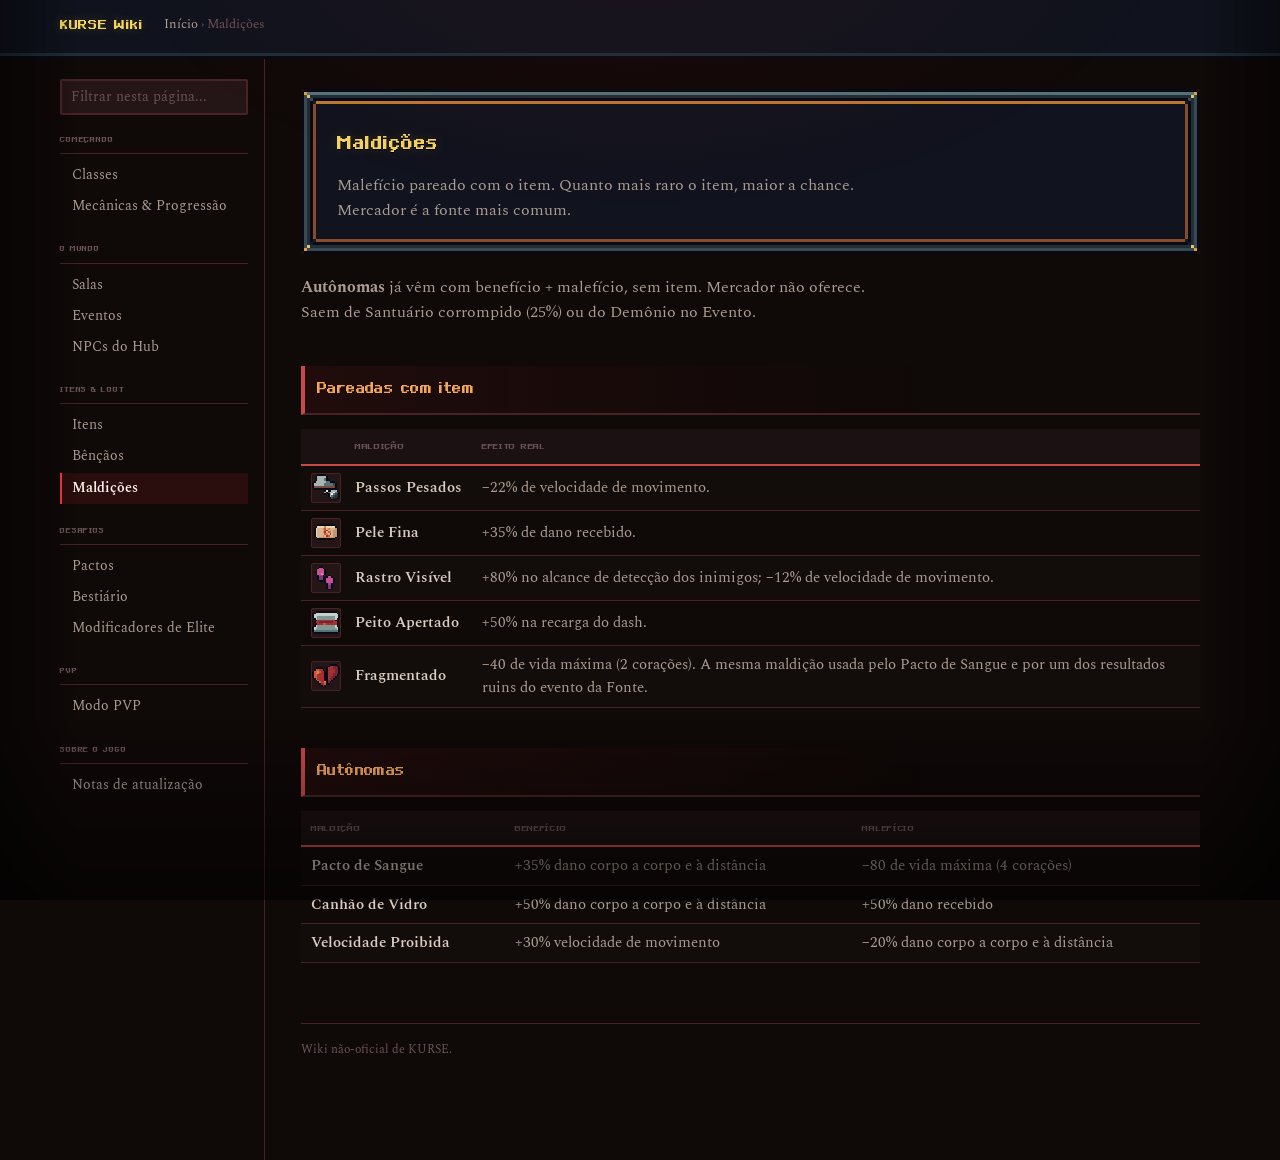
<file: maldicoes.html>
<!DOCTYPE html>
<html lang="pt-BR">
<head>
<meta charset="UTF-8">
<meta name="viewport" content="width=device-width, initial-scale=1.0">
<title>Maldições — KURSE Wiki</title>
<link rel="icon" type="image/png" sizes="32x32" href="assets/favicon/favicon-32.png">
<link rel="icon" type="image/png" sizes="16x16" href="assets/favicon/favicon-16.png">
<link rel="apple-touch-icon" href="assets/favicon/apple-touch-icon.png">
<link rel="shortcut icon" href="assets/favicon/favicon.ico">
<link rel="preconnect" href="https://fonts.googleapis.com">
<link href="https://fonts.googleapis.com/css2?family=Cinzel:wght@500;600;700&family=Spectral:ital,wght@0,400;0,500;0,600;1,400&display=swap" rel="stylesheet">
<link rel="stylesheet" href="style.css">
</head>
<body>
<div id="topbar"><div class="topbar-inner">
  <div class="site-name"><a href="index.html">KURSE Wiki</a></div>
  <nav class="crumbs"><a href="index.html">Início</a> › Maldições</nav>
  <button id="menu-toggle" aria-label="Abrir menu" aria-controls="sidebar">☰ Menu</button>
</div></div>

<div id="layout">
  <aside id="sidebar">
    <input id="search" type="text" placeholder="Filtrar nesta página...">
    <div class="nav-group"><div class="nav-group-title">Começando</div><ul>
      <li><a class="nav-link" href="classes.html">Classes</a></li>
      <li><a class="nav-link" href="mecanicas.html">Mecânicas &amp; Progressão</a></li>
    </ul></div>
    <div class="nav-group"><div class="nav-group-title">O Mundo</div><ul>
      <li><a class="nav-link" href="salas.html">Salas</a></li>
      <li><a class="nav-link" href="eventos.html">Eventos</a></li>
      <li><a class="nav-link" href="npcs.html">NPCs do Hub</a></li>
    </ul></div>
    <div class="nav-group"><div class="nav-group-title">Itens &amp; Loot</div><ul>
      <li><a class="nav-link" href="itens.html">Itens</a></li>
      <li><a class="nav-link" href="bencaos.html">Bênçãos</a></li>
      <li><a class="nav-link current" href="maldicoes.html">Maldições</a></li>
    </ul></div>
    <div class="nav-group"><div class="nav-group-title">Desafios</div><ul>
      <li><a class="nav-link" href="pactos.html">Pactos</a></li>
      <li><a class="nav-link" href="bestiario.html">Bestiário</a></li>
      <li><a class="nav-link" href="elites.html">Modificadores de Elite</a></li>
    </ul></div>
    <div class="nav-group"><div class="nav-group-title">PVP</div><ul>
      <li><a class="nav-link" href="pvp.html">Modo PVP</a></li>
    </ul></div>
    <div class="nav-group"><div class="nav-group-title">Sobre o jogo</div><ul>
      <li><a class="nav-link" href="patch-notes.html">Notas de atualização</a></li>
    </ul></div>
  </aside>

  <article id="article">
    <div class="article-header">
      <h1>Maldições</h1>
      <p class="dek">Malefício pareado com o item. Quanto mais raro o item, maior a chance. Mercador é a fonte mais comum.</p>
    </div>

    <p class="lede"><strong>Autônomas</strong> já vêm com benefício + malefício, sem item. Mercador não oferece. Saem de Santuário corrompido (25%) ou do Demônio no Evento.</p>

    <h2>Pareadas com item</h2>
    <table class="wiki-table">
      <thead><tr><th></th><th>Maldição</th><th>Efeito real</th></tr></thead>
      <tbody>
        <tr data-search="passos pesados velocidade"><td class="icon-cell"><img class="icon-sm" src="assets/items/passos_pesados.png" alt=""></td><td class="name-cell">Passos Pesados</td><td>−22% de velocidade de movimento.</td></tr>
        <tr data-search="pele fina dano recebido"><td class="icon-cell"><img class="icon-sm" src="assets/items/pele_fina.png" alt=""></td><td class="name-cell">Pele Fina</td><td>+35% de dano recebido.</td></tr>
        <tr data-search="rastro visivel deteccao"><td class="icon-cell"><img class="icon-sm" src="assets/items/rastro_visivel.png" alt=""></td><td class="name-cell">Rastro Visível</td><td>+80% no alcance de detecção dos inimigos; −12% de velocidade de movimento.</td></tr>
        <tr data-search="peito apertado dash recarga"><td class="icon-cell"><img class="icon-sm" src="assets/items/peito_apertado.png" alt=""></td><td class="name-cell">Peito Apertado</td><td>+50% na recarga do dash.</td></tr>
        <tr data-search="fragmentado vida maxima pacto de sangue fonte"><td class="icon-cell"><img class="icon-sm" src="assets/items/fragmentado.png" alt=""></td><td class="name-cell">Fragmentado</td><td>−40 de vida máxima (2 corações). A mesma maldição usada pelo Pacto de Sangue e por um dos resultados ruins do evento da Fonte.</td></tr>
      </tbody>
    </table>

    <h2>Autônomas</h2>
    <table class="wiki-table">
      <thead><tr><th>Maldição</th><th>Benefício</th><th>Malefício</th></tr></thead>
      <tbody>
        <tr data-search="pacto de sangue dano corpo a corpo distancia vida"><td class="name-cell">Pacto de Sangue</td><td>+35% dano corpo a corpo e à distância</td><td>−80 de vida máxima (4 corações)</td></tr>
        <tr data-search="canhao de vidro dano recebido"><td class="name-cell">Canhão de Vidro</td><td>+50% dano corpo a corpo e à distância</td><td>+50% dano recebido</td></tr>
        <tr data-search="velocidade proibida movimento dano"><td class="name-cell">Velocidade Proibida</td><td>+30% velocidade de movimento</td><td>−20% dano corpo a corpo e à distância</td></tr>
      </tbody>
    </table>

    <footer class="wiki-footer">Wiki não-oficial de KURSE.</footer>
  </article>
</div>

<script src="script.js"></script>
</body>
</html>
</file>
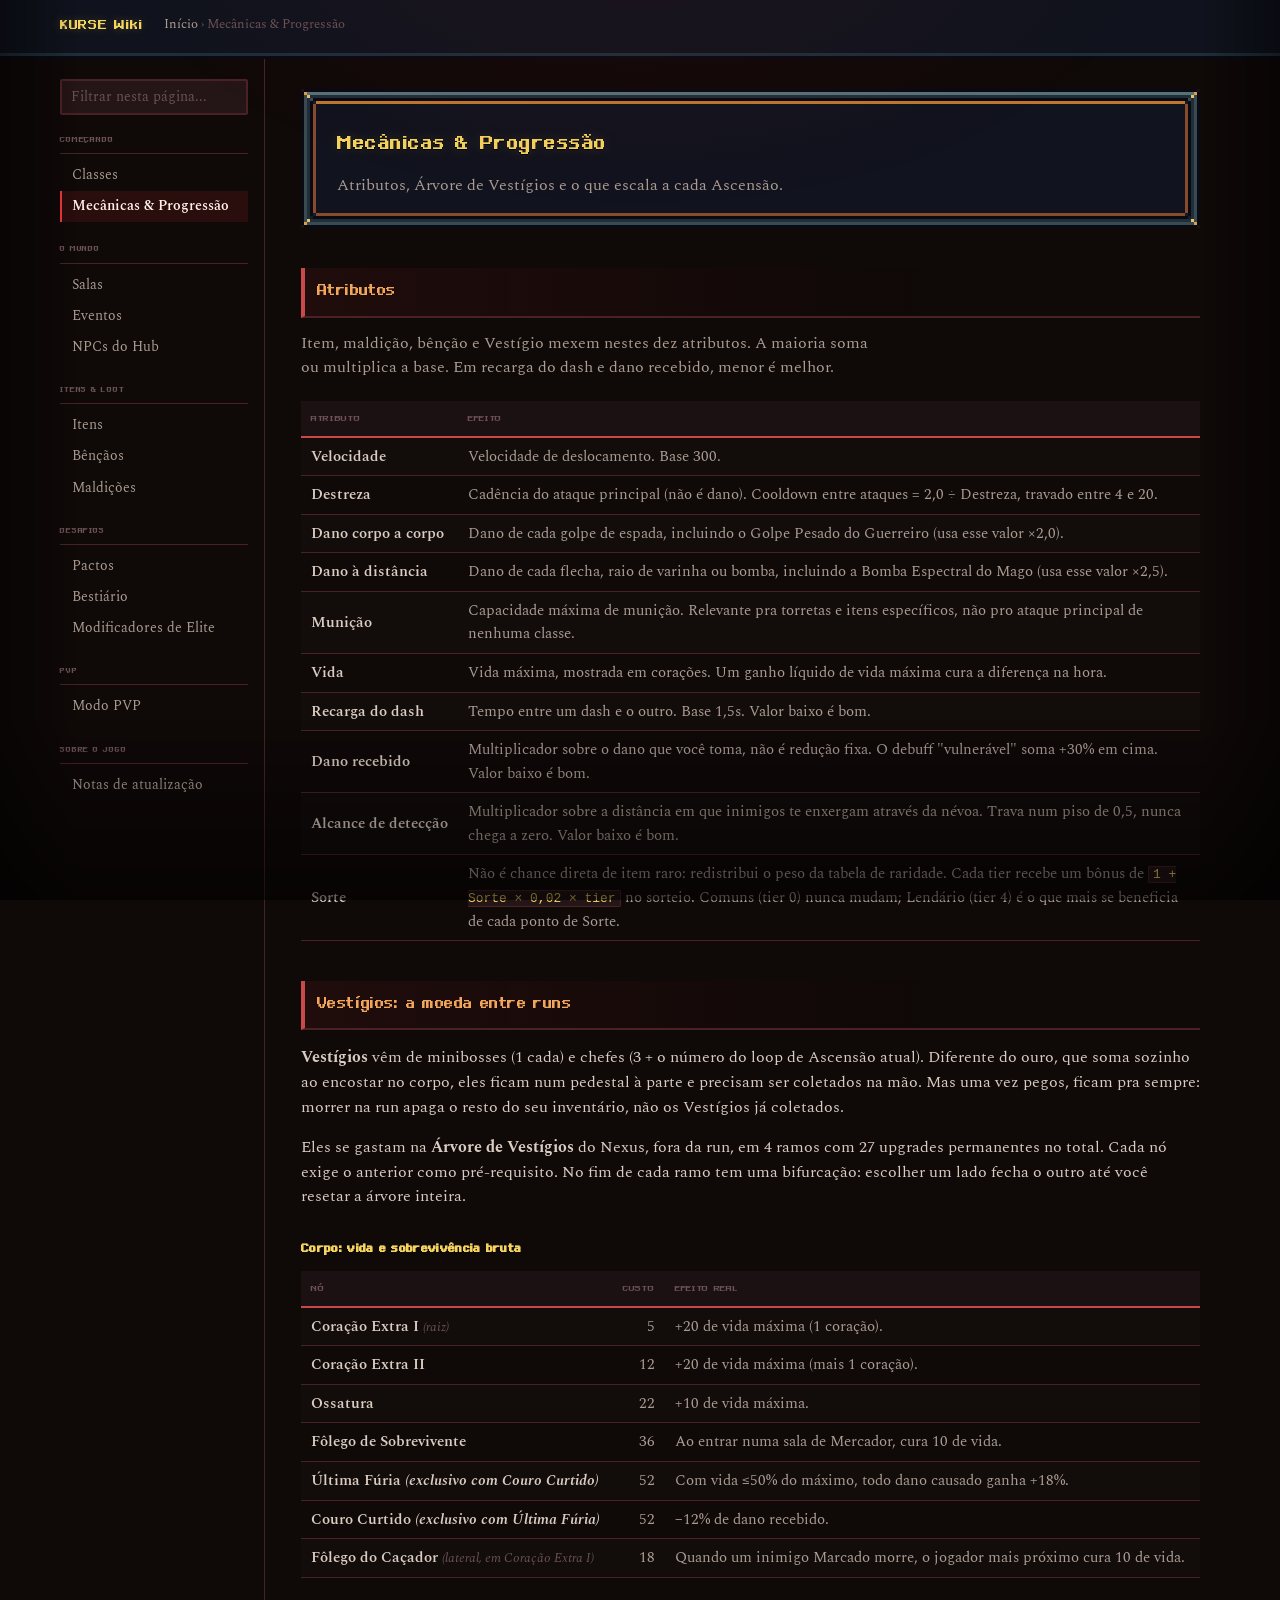
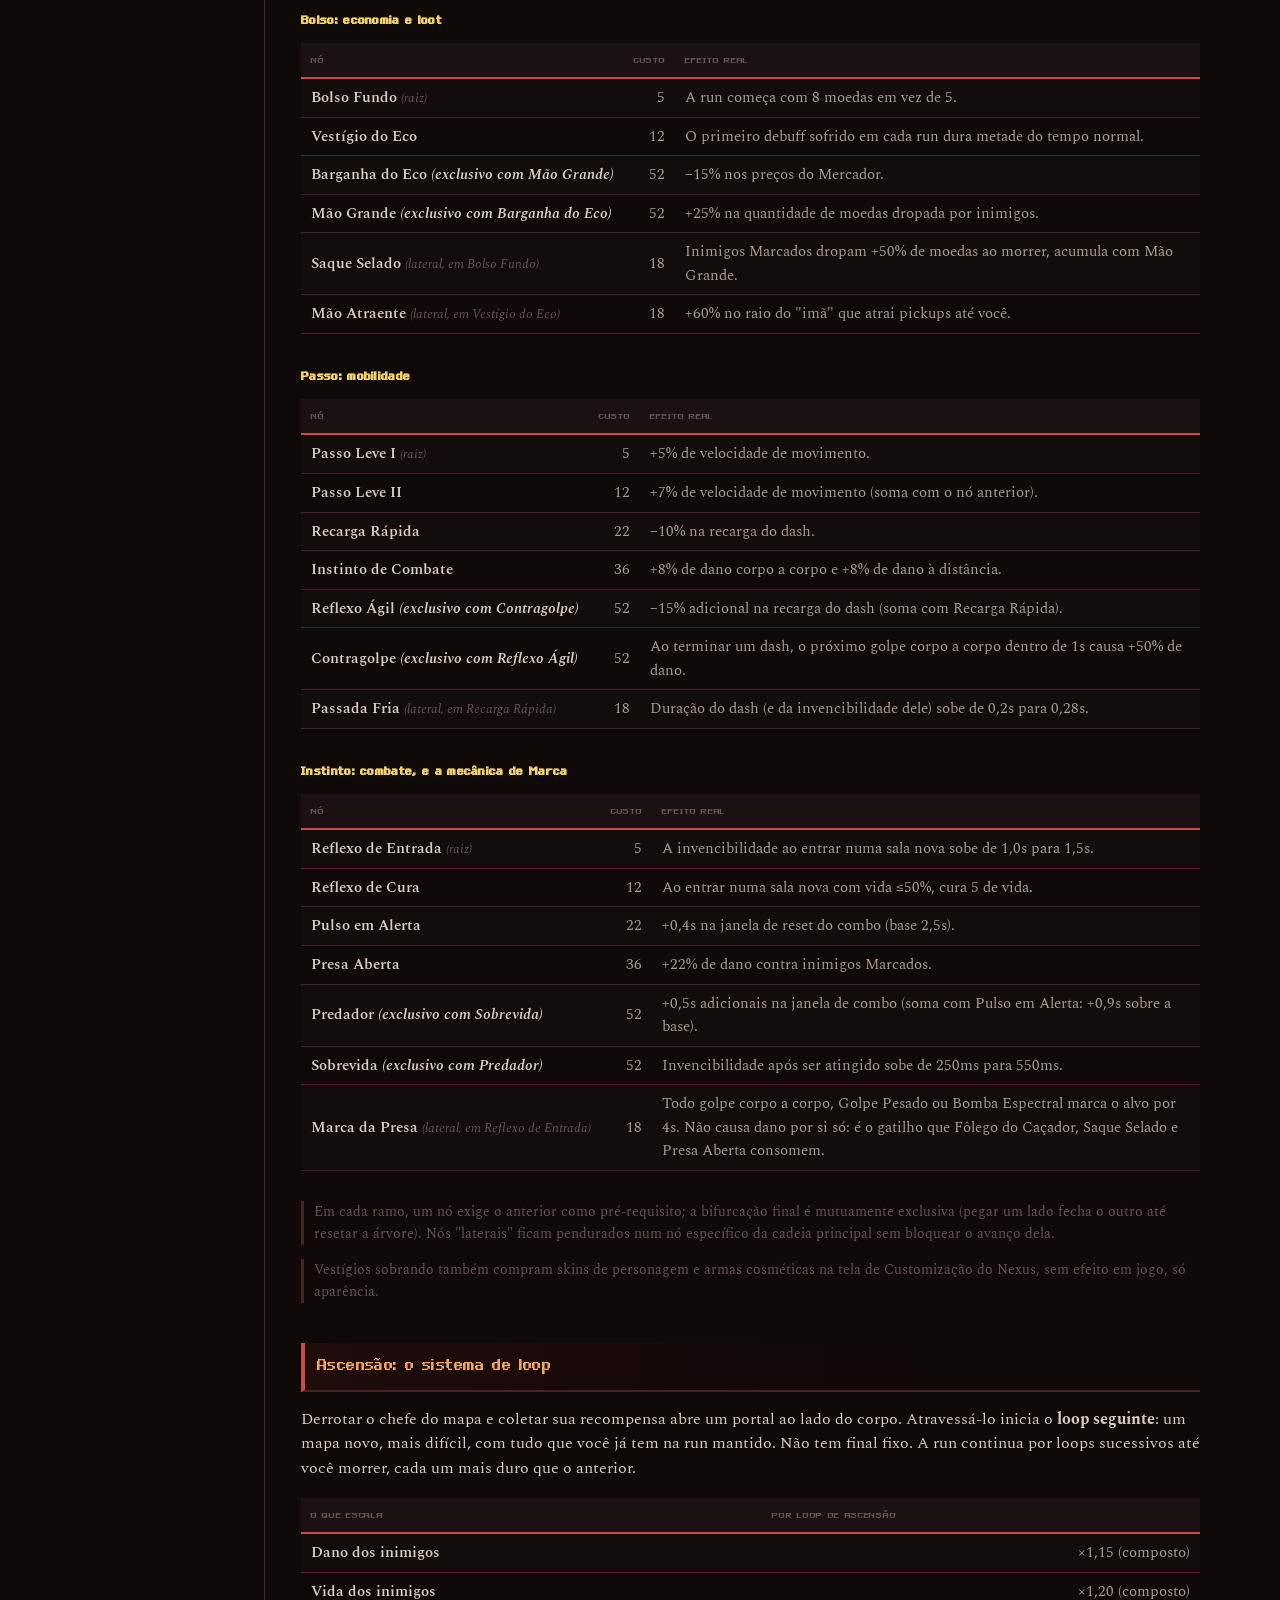
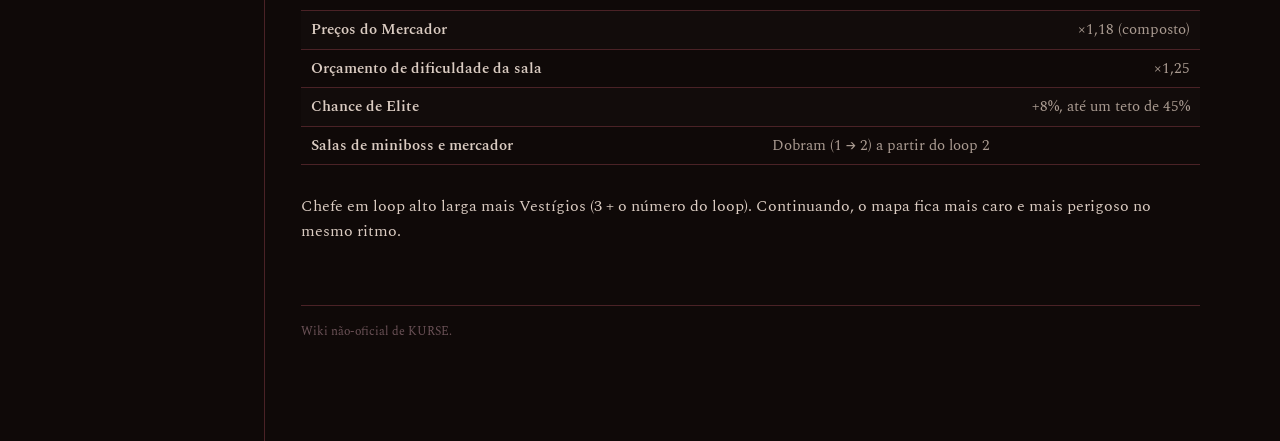
<file: mecanicas.html>
<!DOCTYPE html>
<html lang="pt-BR">
<head>
<meta charset="UTF-8">
<meta name="viewport" content="width=device-width, initial-scale=1.0">
<title>Mecânicas &amp; Progressão — KURSE Wiki</title>
<link rel="icon" type="image/png" sizes="32x32" href="assets/favicon/favicon-32.png">
<link rel="icon" type="image/png" sizes="16x16" href="assets/favicon/favicon-16.png">
<link rel="apple-touch-icon" href="assets/favicon/apple-touch-icon.png">
<link rel="shortcut icon" href="assets/favicon/favicon.ico">
<link rel="preconnect" href="https://fonts.googleapis.com">
<link href="https://fonts.googleapis.com/css2?family=Cinzel:wght@500;600;700&family=Spectral:ital,wght@0,400;0,500;0,600;1,400&display=swap" rel="stylesheet">
<link rel="stylesheet" href="style.css">
</head>
<body>
<div id="topbar"><div class="topbar-inner">
  <div class="site-name"><a href="index.html">KURSE Wiki</a></div>
  <nav class="crumbs"><a href="index.html">Início</a> › Mecânicas &amp; Progressão</nav>
  <button id="menu-toggle" aria-label="Abrir menu" aria-controls="sidebar">☰ Menu</button>
</div></div>

<div id="layout">
  <aside id="sidebar">
    <input id="search" type="text" placeholder="Filtrar nesta página...">
    <div class="nav-group"><div class="nav-group-title">Começando</div><ul>
      <li><a class="nav-link" href="classes.html">Classes</a></li>
      <li><a class="nav-link current" href="mecanicas.html">Mecânicas &amp; Progressão</a></li>
    </ul></div>
    <div class="nav-group"><div class="nav-group-title">O Mundo</div><ul>
      <li><a class="nav-link" href="salas.html">Salas</a></li>
      <li><a class="nav-link" href="eventos.html">Eventos</a></li>
      <li><a class="nav-link" href="npcs.html">NPCs do Hub</a></li>
    </ul></div>
    <div class="nav-group"><div class="nav-group-title">Itens &amp; Loot</div><ul>
      <li><a class="nav-link" href="itens.html">Itens</a></li>
      <li><a class="nav-link" href="bencaos.html">Bênçãos</a></li>
      <li><a class="nav-link" href="maldicoes.html">Maldições</a></li>
    </ul></div>
    <div class="nav-group"><div class="nav-group-title">Desafios</div><ul>
      <li><a class="nav-link" href="pactos.html">Pactos</a></li>
      <li><a class="nav-link" href="bestiario.html">Bestiário</a></li>
      <li><a class="nav-link" href="elites.html">Modificadores de Elite</a></li>
    </ul></div>
    <div class="nav-group"><div class="nav-group-title">PVP</div><ul>
      <li><a class="nav-link" href="pvp.html">Modo PVP</a></li>
    </ul></div>
    <div class="nav-group"><div class="nav-group-title">Sobre o jogo</div><ul>
      <li><a class="nav-link" href="patch-notes.html">Notas de atualização</a></li>
    </ul></div>
  </aside>

  <article id="article">
    <div class="article-header">
      <h1>Mecânicas &amp; Progressão</h1>
      <p class="dek">Atributos, Árvore de Vestígios e o que escala a cada Ascensão.</p>
    </div>

    <h2>Atributos</h2>
    <p class="lede">Item, maldição, bênção e Vestígio mexem nestes dez atributos. A maioria soma ou multiplica a base. Em recarga do dash e dano recebido, menor é melhor.</p>
    <table class="wiki-table">
      <thead><tr><th>Atributo</th><th>Efeito</th></tr></thead>
      <tbody>
        <tr data-search="velocidade movimento"><td class="name-cell">Velocidade</td><td>Velocidade de deslocamento. Base 300.</td></tr>
        <tr data-search="destreza cadencia ataque"><td class="name-cell">Destreza</td><td>Cadência do ataque principal (não é dano). Cooldown entre ataques = 2,0 ÷ Destreza, travado entre 4 e 20.</td></tr>
        <tr data-search="dano corpo a corpo"><td class="name-cell">Dano corpo a corpo</td><td>Dano de cada golpe de espada, incluindo o Golpe Pesado do Guerreiro (usa esse valor ×2,0).</td></tr>
        <tr data-search="dano a distancia"><td class="name-cell">Dano à distância</td><td>Dano de cada flecha, raio de varinha ou bomba, incluindo a Bomba Espectral do Mago (usa esse valor ×2,5).</td></tr>
        <tr data-search="municao"><td class="name-cell">Munição</td><td>Capacidade máxima de munição. Relevante pra torretas e itens específicos, não pro ataque principal de nenhuma classe.</td></tr>
        <tr data-search="vida coracoes"><td class="name-cell">Vida</td><td>Vida máxima, mostrada em corações. Um ganho líquido de vida máxima cura a diferença na hora.</td></tr>
        <tr data-search="dash recarga"><td class="name-cell">Recarga do dash</td><td>Tempo entre um dash e o outro. Base 1,5s. Valor baixo é bom.</td></tr>
        <tr data-search="dano recebido armadura"><td class="name-cell">Dano recebido</td><td>Multiplicador sobre o dano que você toma, não é redução fixa. O debuff "vulnerável" soma +30% em cima. Valor baixo é bom.</td></tr>
        <tr data-search="deteccao nevoa visao"><td class="name-cell">Alcance de detecção</td><td>Multiplicador sobre a distância em que inimigos te enxergam através da névoa. Trava num piso de 0,5, nunca chega a zero. Valor baixo é bom.</td></tr>
        <tr data-search="sorte raridade luck"><td class="name-cell">Sorte</td><td>Não é chance direta de item raro: redistribui o peso da tabela de raridade. Cada tier recebe um bônus de <code>1 + Sorte × 0,02 × tier</code> no sorteio. Comuns (tier 0) nunca mudam; Lendário (tier 4) é o que mais se beneficia de cada ponto de Sorte.</td></tr>
      </tbody>
    </table>

    <h2>Vestígios: a moeda entre runs</h2>
    <p><strong>Vestígios</strong> vêm de minibosses (1 cada) e chefes (3 + o número do loop de Ascensão atual). Diferente do ouro, que soma sozinho ao encostar no corpo, eles ficam num pedestal à parte e precisam ser coletados na mão. Mas uma vez pegos, ficam pra sempre: morrer na run apaga o resto do seu inventário, não os Vestígios já coletados.</p>
    <p>Eles se gastam na <strong>Árvore de Vestígios</strong> do Nexus, fora da run, em 4 ramos com 27 upgrades permanentes no total. Cada nó exige o anterior como pré-requisito. No fim de cada ramo tem uma bifurcação: escolher um lado fecha o outro até você resetar a árvore inteira.</p>

    <h3 class="sub-heading">Corpo: vida e sobrevivência bruta</h3>
    <table class="wiki-table">
      <thead><tr><th>Nó</th><th>Custo</th><th>Efeito real</th></tr></thead>
      <tbody>
        <tr><td class="name-cell">Coração Extra I <span class="hint">(raiz)</span></td><td class="num">5</td><td>+20 de vida máxima (1 coração).</td></tr>
        <tr><td class="name-cell">Coração Extra II</td><td class="num">12</td><td>+20 de vida máxima (mais 1 coração).</td></tr>
        <tr><td class="name-cell">Ossatura</td><td class="num">22</td><td>+10 de vida máxima.</td></tr>
        <tr><td class="name-cell">Fôlego de Sobrevivente</td><td class="num">36</td><td>Ao entrar numa sala de Mercador, cura 10 de vida.</td></tr>
        <tr><td class="name-cell">Última Fúria <em>(exclusivo com Couro Curtido)</em></td><td class="num">52</td><td>Com vida ≤50% do máximo, todo dano causado ganha +18%.</td></tr>
        <tr><td class="name-cell">Couro Curtido <em>(exclusivo com Última Fúria)</em></td><td class="num">52</td><td>−12% de dano recebido.</td></tr>
        <tr><td class="name-cell">Fôlego do Caçador <span class="hint">(lateral, em Coração Extra I)</span></td><td class="num">18</td><td>Quando um inimigo Marcado morre, o jogador mais próximo cura 10 de vida.</td></tr>
      </tbody>
    </table>

    <h3 class="sub-heading">Bolso: economia e loot</h3>
    <table class="wiki-table">
      <thead><tr><th>Nó</th><th>Custo</th><th>Efeito real</th></tr></thead>
      <tbody>
        <tr><td class="name-cell">Bolso Fundo <span class="hint">(raiz)</span></td><td class="num">5</td><td>A run começa com 8 moedas em vez de 5.</td></tr>
        <tr><td class="name-cell">Vestígio do Eco</td><td class="num">12</td><td>O primeiro debuff sofrido em cada run dura metade do tempo normal.</td></tr>
        <tr><td class="name-cell">Barganha do Eco <em>(exclusivo com Mão Grande)</em></td><td class="num">52</td><td>−15% nos preços do Mercador.</td></tr>
        <tr><td class="name-cell">Mão Grande <em>(exclusivo com Barganha do Eco)</em></td><td class="num">52</td><td>+25% na quantidade de moedas dropada por inimigos.</td></tr>
        <tr><td class="name-cell">Saque Selado <span class="hint">(lateral, em Bolso Fundo)</span></td><td class="num">18</td><td>Inimigos Marcados dropam +50% de moedas ao morrer, acumula com Mão Grande.</td></tr>
        <tr><td class="name-cell">Mão Atraente <span class="hint">(lateral, em Vestígio do Eco)</span></td><td class="num">18</td><td>+60% no raio do "imã" que atrai pickups até você.</td></tr>
      </tbody>
    </table>

    <h3 class="sub-heading">Passo: mobilidade</h3>
    <table class="wiki-table">
      <thead><tr><th>Nó</th><th>Custo</th><th>Efeito real</th></tr></thead>
      <tbody>
        <tr><td class="name-cell">Passo Leve I <span class="hint">(raiz)</span></td><td class="num">5</td><td>+5% de velocidade de movimento.</td></tr>
        <tr><td class="name-cell">Passo Leve II</td><td class="num">12</td><td>+7% de velocidade de movimento (soma com o nó anterior).</td></tr>
        <tr><td class="name-cell">Recarga Rápida</td><td class="num">22</td><td>−10% na recarga do dash.</td></tr>
        <tr><td class="name-cell">Instinto de Combate</td><td class="num">36</td><td>+8% de dano corpo a corpo e +8% de dano à distância.</td></tr>
        <tr><td class="name-cell">Reflexo Ágil <em>(exclusivo com Contragolpe)</em></td><td class="num">52</td><td>−15% adicional na recarga do dash (soma com Recarga Rápida).</td></tr>
        <tr><td class="name-cell">Contragolpe <em>(exclusivo com Reflexo Ágil)</em></td><td class="num">52</td><td>Ao terminar um dash, o próximo golpe corpo a corpo dentro de 1s causa +50% de dano.</td></tr>
        <tr><td class="name-cell">Passada Fria <span class="hint">(lateral, em Recarga Rápida)</span></td><td class="num">18</td><td>Duração do dash (e da invencibilidade dele) sobe de 0,2s para 0,28s.</td></tr>
      </tbody>
    </table>

    <h3 class="sub-heading">Instinto: combate, e a mecânica de Marca</h3>
    <table class="wiki-table">
      <thead><tr><th>Nó</th><th>Custo</th><th>Efeito real</th></tr></thead>
      <tbody>
        <tr><td class="name-cell">Reflexo de Entrada <span class="hint">(raiz)</span></td><td class="num">5</td><td>A invencibilidade ao entrar numa sala nova sobe de 1,0s para 1,5s.</td></tr>
        <tr><td class="name-cell">Reflexo de Cura</td><td class="num">12</td><td>Ao entrar numa sala nova com vida ≤50%, cura 5 de vida.</td></tr>
        <tr><td class="name-cell">Pulso em Alerta</td><td class="num">22</td><td>+0,4s na janela de reset do combo (base 2,5s).</td></tr>
        <tr><td class="name-cell">Presa Aberta</td><td class="num">36</td><td>+22% de dano contra inimigos Marcados.</td></tr>
        <tr><td class="name-cell">Predador <em>(exclusivo com Sobrevida)</em></td><td class="num">52</td><td>+0,5s adicionais na janela de combo (soma com Pulso em Alerta: +0,9s sobre a base).</td></tr>
        <tr><td class="name-cell">Sobrevida <em>(exclusivo com Predador)</em></td><td class="num">52</td><td>Invencibilidade após ser atingido sobe de 250ms para 550ms.</td></tr>
        <tr><td class="name-cell">Marca da Presa <span class="hint">(lateral, em Reflexo de Entrada)</span></td><td class="num">18</td><td>Todo golpe corpo a corpo, Golpe Pesado ou Bomba Espectral marca o alvo por 4s. Não causa dano por si só: é o gatilho que Fôlego do Caçador, Saque Selado e Presa Aberta consomem.</td></tr>
      </tbody>
    </table>
    <p class="note">Em cada ramo, um nó exige o anterior como pré-requisito; a bifurcação final é mutuamente exclusiva (pegar um lado fecha o outro até resetar a árvore). Nós "laterais" ficam pendurados num nó específico da cadeia principal sem bloquear o avanço dela.</p>
    <p class="note">Vestígios sobrando também compram skins de personagem e armas cosméticas na tela de Customização do Nexus, sem efeito em jogo, só aparência.</p>

    <h2>Ascensão: o sistema de loop</h2>
    <p>Derrotar o chefe do mapa e coletar sua recompensa abre um portal ao lado do corpo. Atravessá-lo inicia o <strong>loop seguinte</strong>: um mapa novo, mais difícil, com tudo que você já tem na run mantido. Não tem final fixo. A run continua por loops sucessivos até você morrer, cada um mais duro que o anterior.</p>
    <table class="wiki-table">
      <thead><tr><th>O que escala</th><th>Por loop de Ascensão</th></tr></thead>
      <tbody>
        <tr><td class="name-cell">Dano dos inimigos</td><td class="num">×1,15 (composto)</td></tr>
        <tr><td class="name-cell">Vida dos inimigos</td><td class="num">×1,20 (composto)</td></tr>
        <tr><td class="name-cell">Preços do Mercador</td><td class="num">×1,18 (composto)</td></tr>
        <tr><td class="name-cell">Orçamento de dificuldade da sala</td><td class="num">×1,25</td></tr>
        <tr><td class="name-cell">Chance de Elite</td><td class="num">+8%, até um teto de 45%</td></tr>
        <tr><td class="name-cell">Salas de miniboss e mercador</td><td>Dobram (1 → 2) a partir do loop 2</td></tr>
      </tbody>
    </table>
    <p>Chefe em loop alto larga mais Vestígios (3 + o número do loop). Continuando, o mapa fica mais caro e mais perigoso no mesmo ritmo.</p>

    <footer class="wiki-footer">Wiki não-oficial de KURSE.</footer>
  </article>
</div>

<script src="script.js"></script>
</body>
</html>
</file>
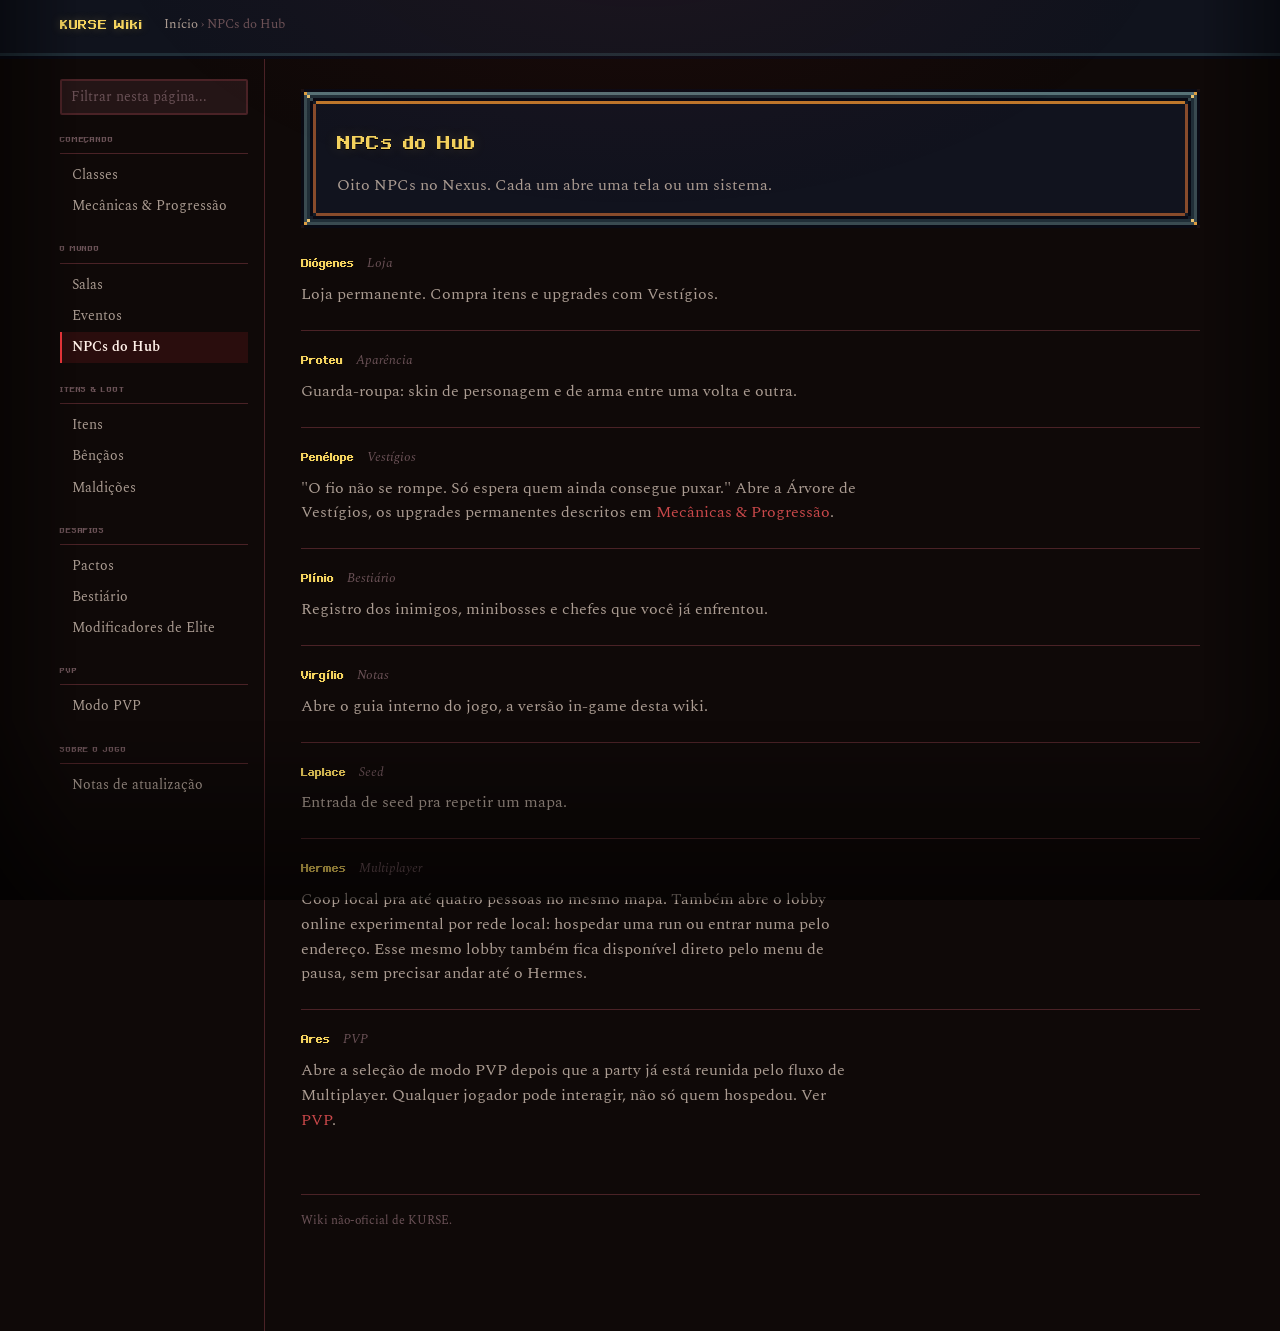
<file: npcs.html>
<!DOCTYPE html>
<html lang="pt-BR">
<head>
<meta charset="UTF-8">
<meta name="viewport" content="width=device-width, initial-scale=1.0">
<title>NPCs do Hub — KURSE Wiki</title>
<link rel="icon" type="image/png" sizes="32x32" href="assets/favicon/favicon-32.png">
<link rel="icon" type="image/png" sizes="16x16" href="assets/favicon/favicon-16.png">
<link rel="apple-touch-icon" href="assets/favicon/apple-touch-icon.png">
<link rel="shortcut icon" href="assets/favicon/favicon.ico">
<link rel="preconnect" href="https://fonts.googleapis.com">
<link href="https://fonts.googleapis.com/css2?family=Cinzel:wght@500;600;700&family=Spectral:ital,wght@0,500;0,500;0,600;1,400&display=swap" rel="stylesheet">
<link rel="stylesheet" href="style.css">
</head>
<body>
<div id="topbar"><div class="topbar-inner">
  <div class="site-name"><a href="index.html">KURSE Wiki</a></div>
  <nav class="crumbs"><a href="index.html">Início</a> › NPCs do Hub</nav>
  <button id="menu-toggle" aria-label="Abrir menu" aria-controls="sidebar">☰ Menu</button>
</div></div>

<div id="layout">
  <aside id="sidebar">
    <input id="search" type="text" placeholder="Filtrar nesta página...">
    <div class="nav-group"><div class="nav-group-title">Começando</div><ul>
      <li><a class="nav-link" href="classes.html">Classes</a></li>
      <li><a class="nav-link" href="mecanicas.html">Mecânicas &amp; Progressão</a></li>
    </ul></div>
    <div class="nav-group"><div class="nav-group-title">O Mundo</div><ul>
      <li><a class="nav-link" href="salas.html">Salas</a></li>
      <li><a class="nav-link" href="eventos.html">Eventos</a></li>
      <li><a class="nav-link current" href="npcs.html">NPCs do Hub</a></li>
    </ul></div>
    <div class="nav-group"><div class="nav-group-title">Itens &amp; Loot</div><ul>
      <li><a class="nav-link" href="itens.html">Itens</a></li>
      <li><a class="nav-link" href="bencaos.html">Bênçãos</a></li>
      <li><a class="nav-link" href="maldicoes.html">Maldições</a></li>
    </ul></div>
    <div class="nav-group"><div class="nav-group-title">Desafios</div><ul>
      <li><a class="nav-link" href="pactos.html">Pactos</a></li>
      <li><a class="nav-link" href="bestiario.html">Bestiário</a></li>
      <li><a class="nav-link" href="elites.html">Modificadores de Elite</a></li>
    </ul></div>
    <div class="nav-group"><div class="nav-group-title">PVP</div><ul>
      <li><a class="nav-link" href="pvp.html">Modo PVP</a></li>
    </ul></div>
    <div class="nav-group"><div class="nav-group-title">Sobre o jogo</div><ul>
      <li><a class="nav-link" href="patch-notes.html">Notas de atualização</a></li>
    </ul></div>
  </aside>

  <article id="article">
    <div class="article-header">
      <h1>NPCs do Hub</h1>
      <p class="dek">Oito NPCs no Nexus. Cada um abre uma tela ou um sistema.</p>
    </div>

    <dl class="entry-list">
      <dt data-search="diogenes loja compra vestigios">Diógenes <span class="kicker">Loja</span></dt>
      <dd><p>Loja permanente. Compra itens e upgrades com Vestígios.</p></dd>

      <dt data-search="proteu aparencia guarda roupa skin cosmetico">Proteu <span class="kicker">Aparência</span></dt>
      <dd><p>Guarda-roupa: skin de personagem e de arma entre uma volta e outra.</p></dd>

      <dt data-search="penelope vestigios arvore upgrade permanente">Penélope <span class="kicker">Vestígios</span></dt>
      <dd><p>"O fio não se rompe. Só espera quem ainda consegue puxar." Abre a Árvore de Vestígios, os upgrades permanentes descritos em <a href="mecanicas.html">Mecânicas &amp; Progressão</a>.</p></dd>

      <dt data-search="plinio bestiario inimigos registro">Plínio <span class="kicker">Bestiário</span></dt>
      <dd><p>Registro dos inimigos, minibosses e chefes que você já enfrentou.</p></dd>

      <dt data-search="virgilio notas guia manual">Virgílio <span class="kicker">Notas</span></dt>
      <dd><p>Abre o guia interno do jogo, a versão in-game desta wiki.</p></dd>

      <dt data-search="laplace seed entrada run">Laplace <span class="kicker">Seed</span></dt>
      <dd><p>Entrada de seed pra repetir um mapa.</p></dd>

      <dt data-search="hermes multiplayer coop cooperativo local online rede lobby">Hermes <span class="kicker">Multiplayer</span></dt>
      <dd><p>Coop local pra até quatro pessoas no mesmo mapa. Também abre o lobby online experimental por rede local: hospedar uma run ou entrar numa pelo endereço. Esse mesmo lobby também fica disponível direto pelo menu de pausa, sem precisar andar até o Hermes.</p></dd>

      <dt data-search="ares pvp modo deathmatch rei da colina captura de bandeira">Ares <span class="kicker">PVP</span></dt>
      <dd><p>Abre a seleção de modo PVP depois que a party já está reunida pelo fluxo de Multiplayer. Qualquer jogador pode interagir, não só quem hospedou. Ver <a href="pvp.html">PVP</a>.</p></dd>
    </dl>

    <footer class="wiki-footer">Wiki não-oficial de KURSE.</footer>
  </article>
</div>

<script src="script.js"></script>
</body>
</html>
</file>
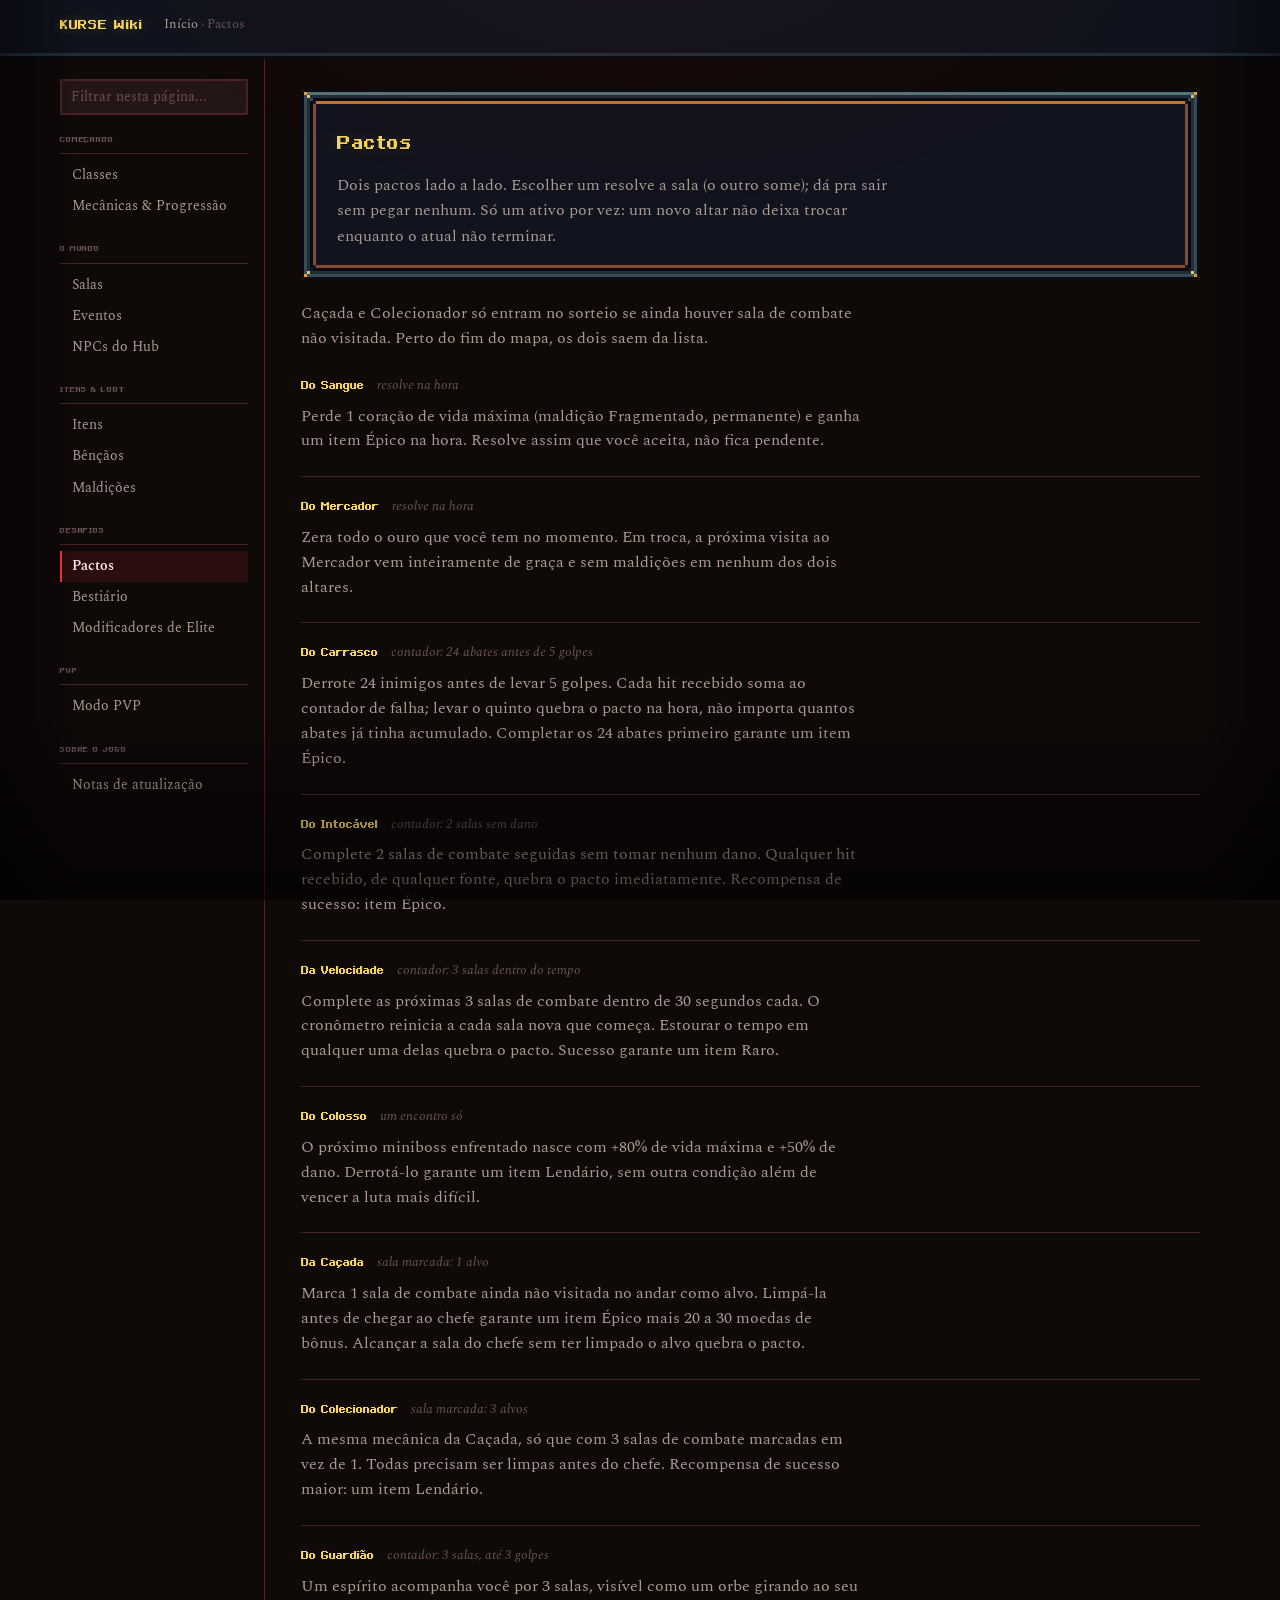
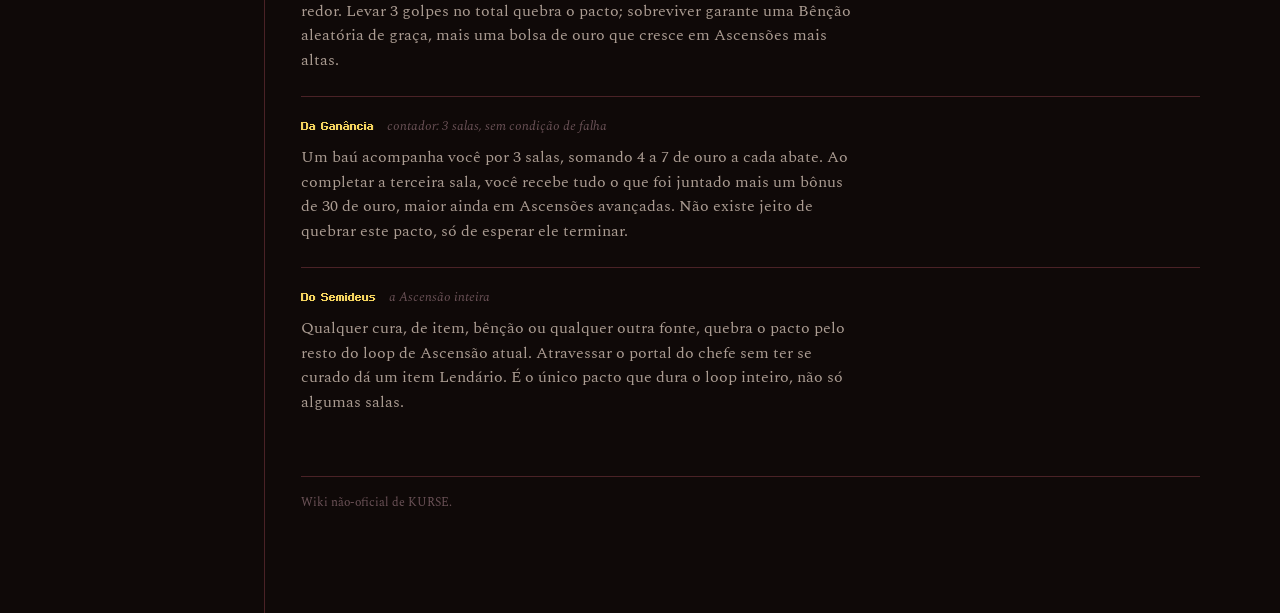
<file: pactos.html>
<!DOCTYPE html>
<html lang="pt-BR">
<head>
<meta charset="UTF-8">
<meta name="viewport" content="width=device-width, initial-scale=1.0">
<title>Pactos — KURSE Wiki</title>
<link rel="icon" type="image/png" sizes="32x32" href="assets/favicon/favicon-32.png">
<link rel="icon" type="image/png" sizes="16x16" href="assets/favicon/favicon-16.png">
<link rel="apple-touch-icon" href="assets/favicon/apple-touch-icon.png">
<link rel="shortcut icon" href="assets/favicon/favicon.ico">
<link rel="preconnect" href="https://fonts.googleapis.com">
<link href="https://fonts.googleapis.com/css2?family=Cinzel:wght@500;600;700&family=Spectral:ital,wght@0,400;0,500;0,600;1,400&display=swap" rel="stylesheet">
<link rel="stylesheet" href="style.css">
</head>
<body>
<div id="topbar"><div class="topbar-inner">
  <div class="site-name"><a href="index.html">KURSE Wiki</a></div>
  <nav class="crumbs"><a href="index.html">Início</a> › Pactos</nav>
  <button id="menu-toggle" aria-label="Abrir menu" aria-controls="sidebar">☰ Menu</button>
</div></div>

<div id="layout">
  <aside id="sidebar">
    <input id="search" type="text" placeholder="Filtrar nesta página...">
    <div class="nav-group"><div class="nav-group-title">Começando</div><ul>
      <li><a class="nav-link" href="classes.html">Classes</a></li>
      <li><a class="nav-link" href="mecanicas.html">Mecânicas &amp; Progressão</a></li>
    </ul></div>
    <div class="nav-group"><div class="nav-group-title">O Mundo</div><ul>
      <li><a class="nav-link" href="salas.html">Salas</a></li>
      <li><a class="nav-link" href="eventos.html">Eventos</a></li>
      <li><a class="nav-link" href="npcs.html">NPCs do Hub</a></li>
    </ul></div>
    <div class="nav-group"><div class="nav-group-title">Itens &amp; Loot</div><ul>
      <li><a class="nav-link" href="itens.html">Itens</a></li>
      <li><a class="nav-link" href="bencaos.html">Bênçãos</a></li>
      <li><a class="nav-link" href="maldicoes.html">Maldições</a></li>
    </ul></div>
    <div class="nav-group"><div class="nav-group-title">Desafios</div><ul>
      <li><a class="nav-link current" href="pactos.html">Pactos</a></li>
      <li><a class="nav-link" href="bestiario.html">Bestiário</a></li>
      <li><a class="nav-link" href="elites.html">Modificadores de Elite</a></li>
    </ul></div>
    <div class="nav-group"><div class="nav-group-title">PVP</div><ul>
      <li><a class="nav-link" href="pvp.html">Modo PVP</a></li>
    </ul></div>
    <div class="nav-group"><div class="nav-group-title">Sobre o jogo</div><ul>
      <li><a class="nav-link" href="patch-notes.html">Notas de atualização</a></li>
    </ul></div>
  </aside>

  <article id="article">
    <div class="article-header">
      <h1>Pactos</h1>
      <p class="dek">Dois pactos lado a lado. Escolher um resolve a sala (o outro some); dá pra sair sem pegar nenhum. Só um ativo por vez: um novo altar não deixa trocar enquanto o atual não terminar.</p>
    </div>

    <p class="lede">Caçada e Colecionador só entram no sorteio se ainda houver sala de combate não visitada. Perto do fim do mapa, os dois saem da lista.</p>

    <dl class="entry-list">
      <dt data-search="sangue coracao item epico instantaneo">Do Sangue <span class="kicker">resolve na hora</span></dt>
      <dd><p>Perde 1 coração de vida máxima (maldição Fragmentado, permanente) e ganha um item Épico na hora. Resolve assim que você aceita, não fica pendente.</p></dd>

      <dt data-search="mercador ouro gratis instantaneo">Do Mercador <span class="kicker">resolve na hora</span></dt>
      <dd><p>Zera todo o ouro que você tem no momento. Em troca, a próxima visita ao Mercador vem inteiramente de graça e sem maldições em nenhum dos dois altares.</p></dd>

      <dt data-search="carrasco 24 abates 5 golpes epico">Do Carrasco <span class="kicker">contador: 24 abates antes de 5 golpes</span></dt>
      <dd><p>Derrote 24 inimigos antes de levar 5 golpes. Cada hit recebido soma ao contador de falha; levar o quinto quebra o pacto na hora, não importa quantos abates já tinha acumulado. Completar os 24 abates primeiro garante um item Épico.</p></dd>

      <dt data-search="intocavel 2 salas sem dano epico">Do Intocável <span class="kicker">contador: 2 salas sem dano</span></dt>
      <dd><p>Complete 2 salas de combate seguidas sem tomar nenhum dano. Qualquer hit recebido, de qualquer fonte, quebra o pacto imediatamente. Recompensa de sucesso: item Épico.</p></dd>

      <dt data-search="velocidade 3 salas tempo item raro">Da Velocidade <span class="kicker">contador: 3 salas dentro do tempo</span></dt>
      <dd><p>Complete as próximas 3 salas de combate dentro de 30 segundos cada. O cronômetro reinicia a cada sala nova que começa. Estourar o tempo em qualquer uma delas quebra o pacto. Sucesso garante um item Raro.</p></dd>

      <dt data-search="colosso miniboss buff lendario">Do Colosso <span class="kicker">um encontro só</span></dt>
      <dd><p>O próximo miniboss enfrentado nasce com +80% de vida máxima e +50% de dano. Derrotá-lo garante um item Lendário, sem outra condição além de vencer a luta mais difícil.</p></dd>

      <dt data-search="cacada sala marcada epico moedas">Da Caçada <span class="kicker">sala marcada: 1 alvo</span></dt>
      <dd><p>Marca 1 sala de combate ainda não visitada no andar como alvo. Limpá-la antes de chegar ao chefe garante um item Épico mais 20 a 30 moedas de bônus. Alcançar a sala do chefe sem ter limpado o alvo quebra o pacto.</p></dd>

      <dt data-search="colecionador 3 salas fragmentos lendario">Do Colecionador <span class="kicker">sala marcada: 3 alvos</span></dt>
      <dd><p>A mesma mecânica da Caçada, só que com 3 salas de combate marcadas em vez de 1. Todas precisam ser limpas antes do chefe. Recompensa de sucesso maior: um item Lendário.</p></dd>

      <dt data-search="guardiao espirito 3 salas bencao ouro">Do Guardião <span class="kicker">contador: 3 salas, até 3 golpes</span></dt>
      <dd><p>Um espírito acompanha você por 3 salas, visível como um orbe girando ao seu redor. Levar 3 golpes no total quebra o pacto; sobreviver garante uma Bênção aleatória de graça, mais uma bolsa de ouro que cresce em Ascensões mais altas.</p></dd>

      <dt data-search="ganancia bau ouro abates">Da Ganância <span class="kicker">contador: 3 salas, sem condição de falha</span></dt>
      <dd><p>Um baú acompanha você por 3 salas, somando 4 a 7 de ouro a cada abate. Ao completar a terceira sala, você recebe tudo o que foi juntado mais um bônus de 30 de ouro, maior ainda em Ascensões avançadas. Não existe jeito de quebrar este pacto, só de esperar ele terminar.</p></dd>

      <dt data-search="semideus sem curar ascensao lendario">Do Semideus <span class="kicker">a Ascensão inteira</span></dt>
      <dd><p>Qualquer cura, de item, bênção ou qualquer outra fonte, quebra o pacto pelo resto do loop de Ascensão atual. Atravessar o portal do chefe sem ter se curado dá um item Lendário. É o único pacto que dura o loop inteiro, não só algumas salas.</p></dd>
    </dl>

    <footer class="wiki-footer">Wiki não-oficial de KURSE.</footer>
  </article>
</div>

<script src="script.js"></script>
</body>
</html>
</file>
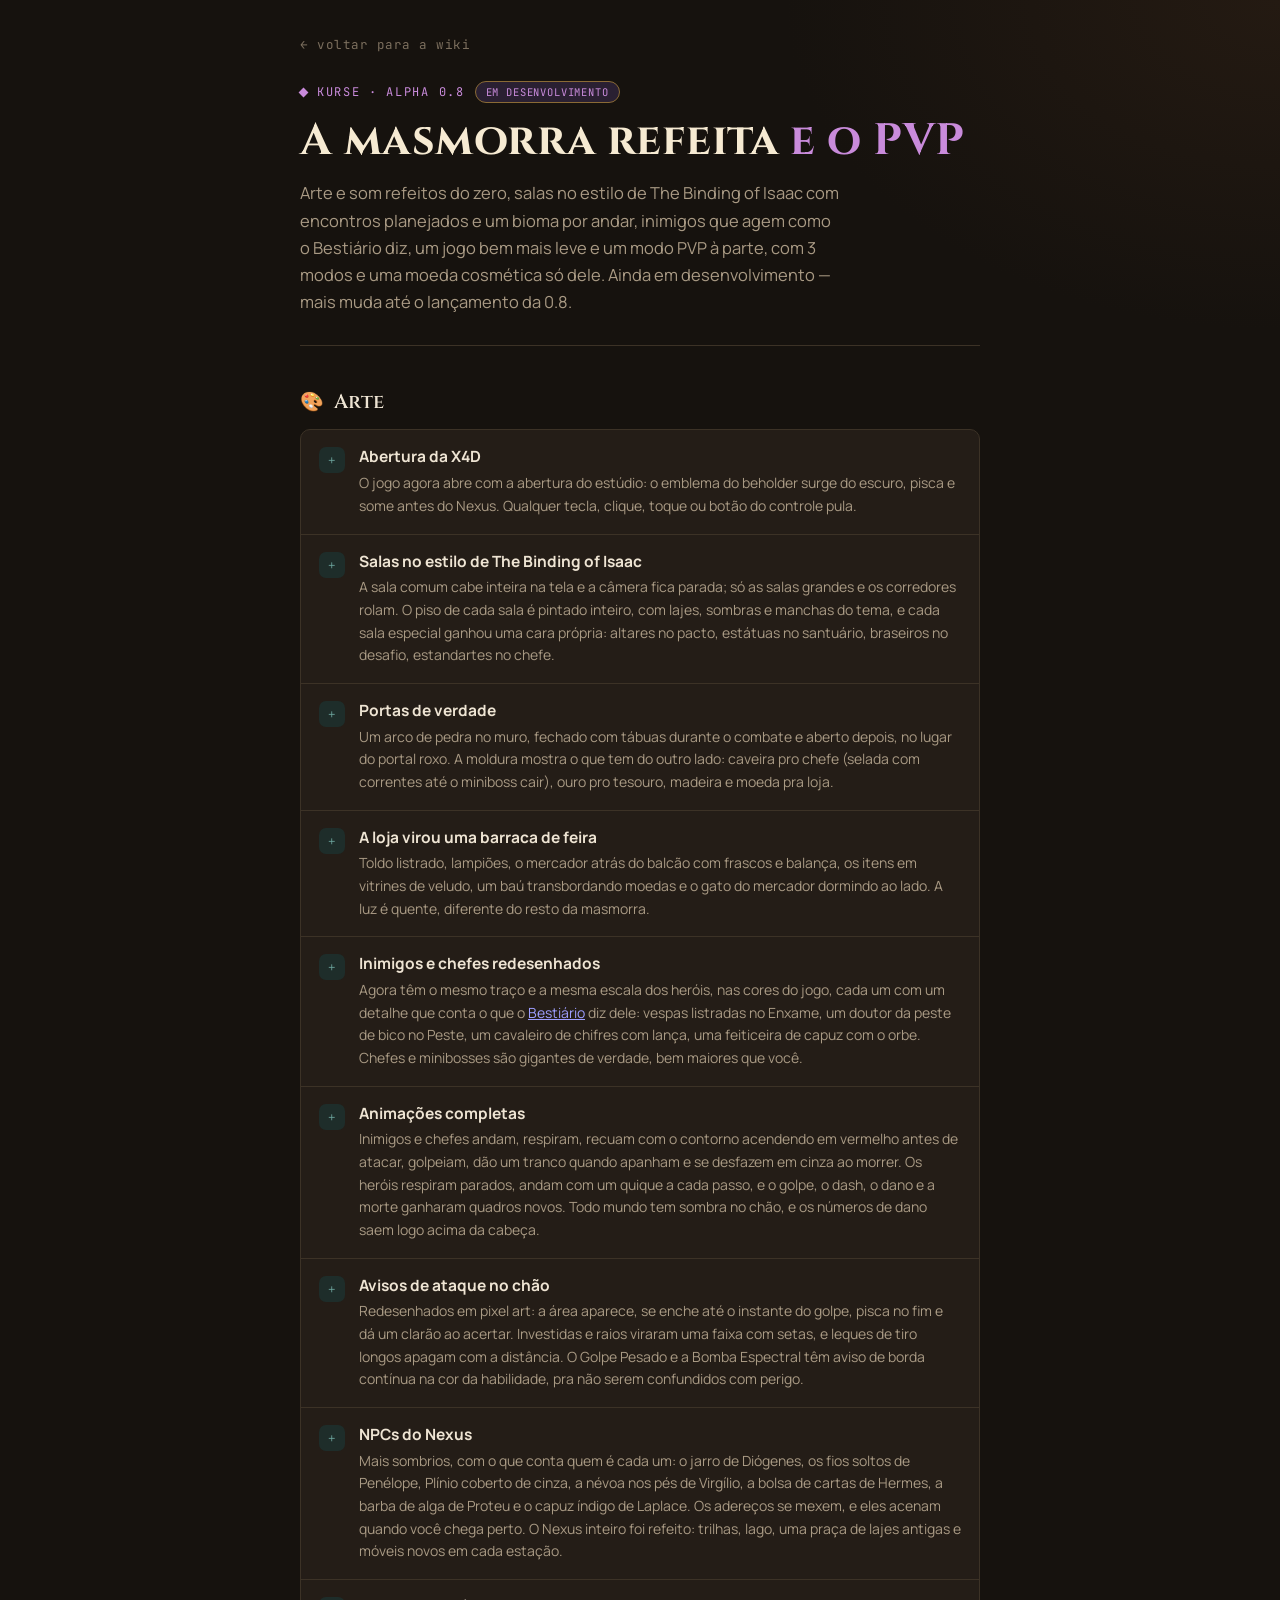
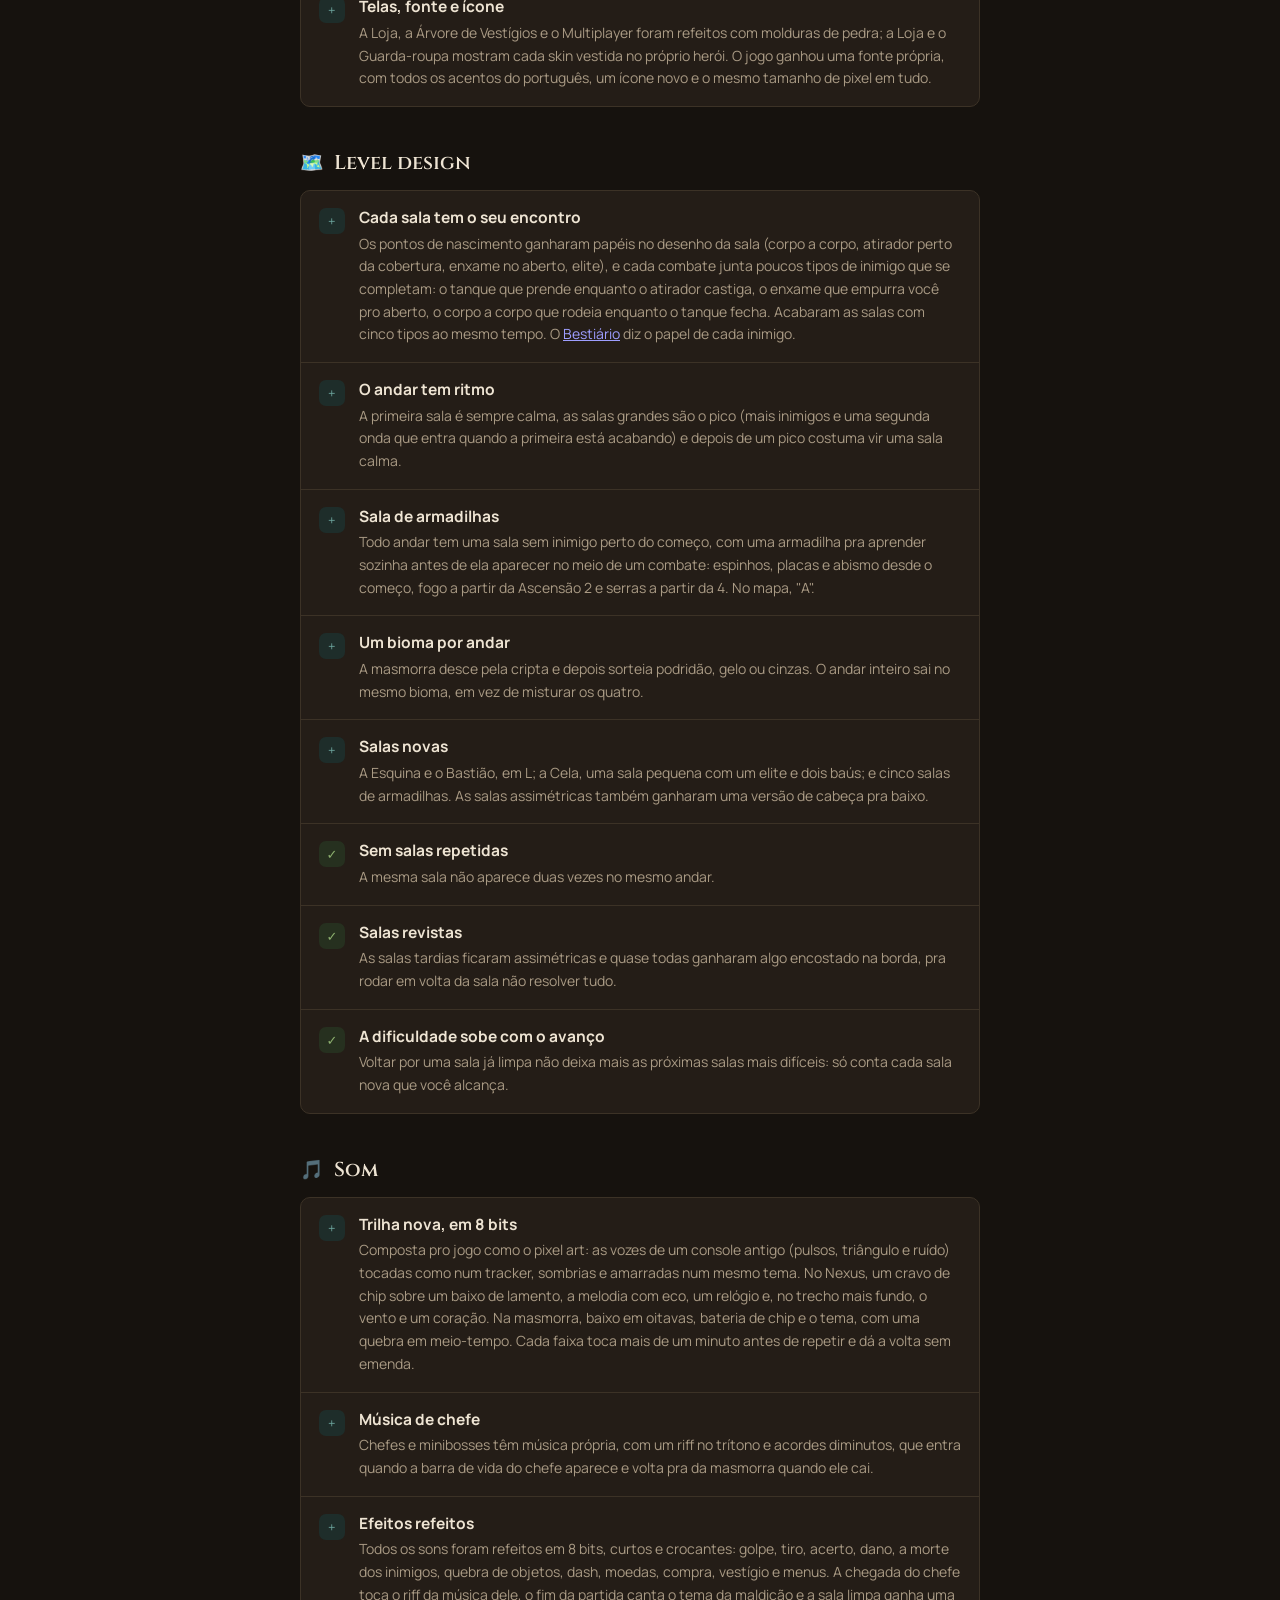
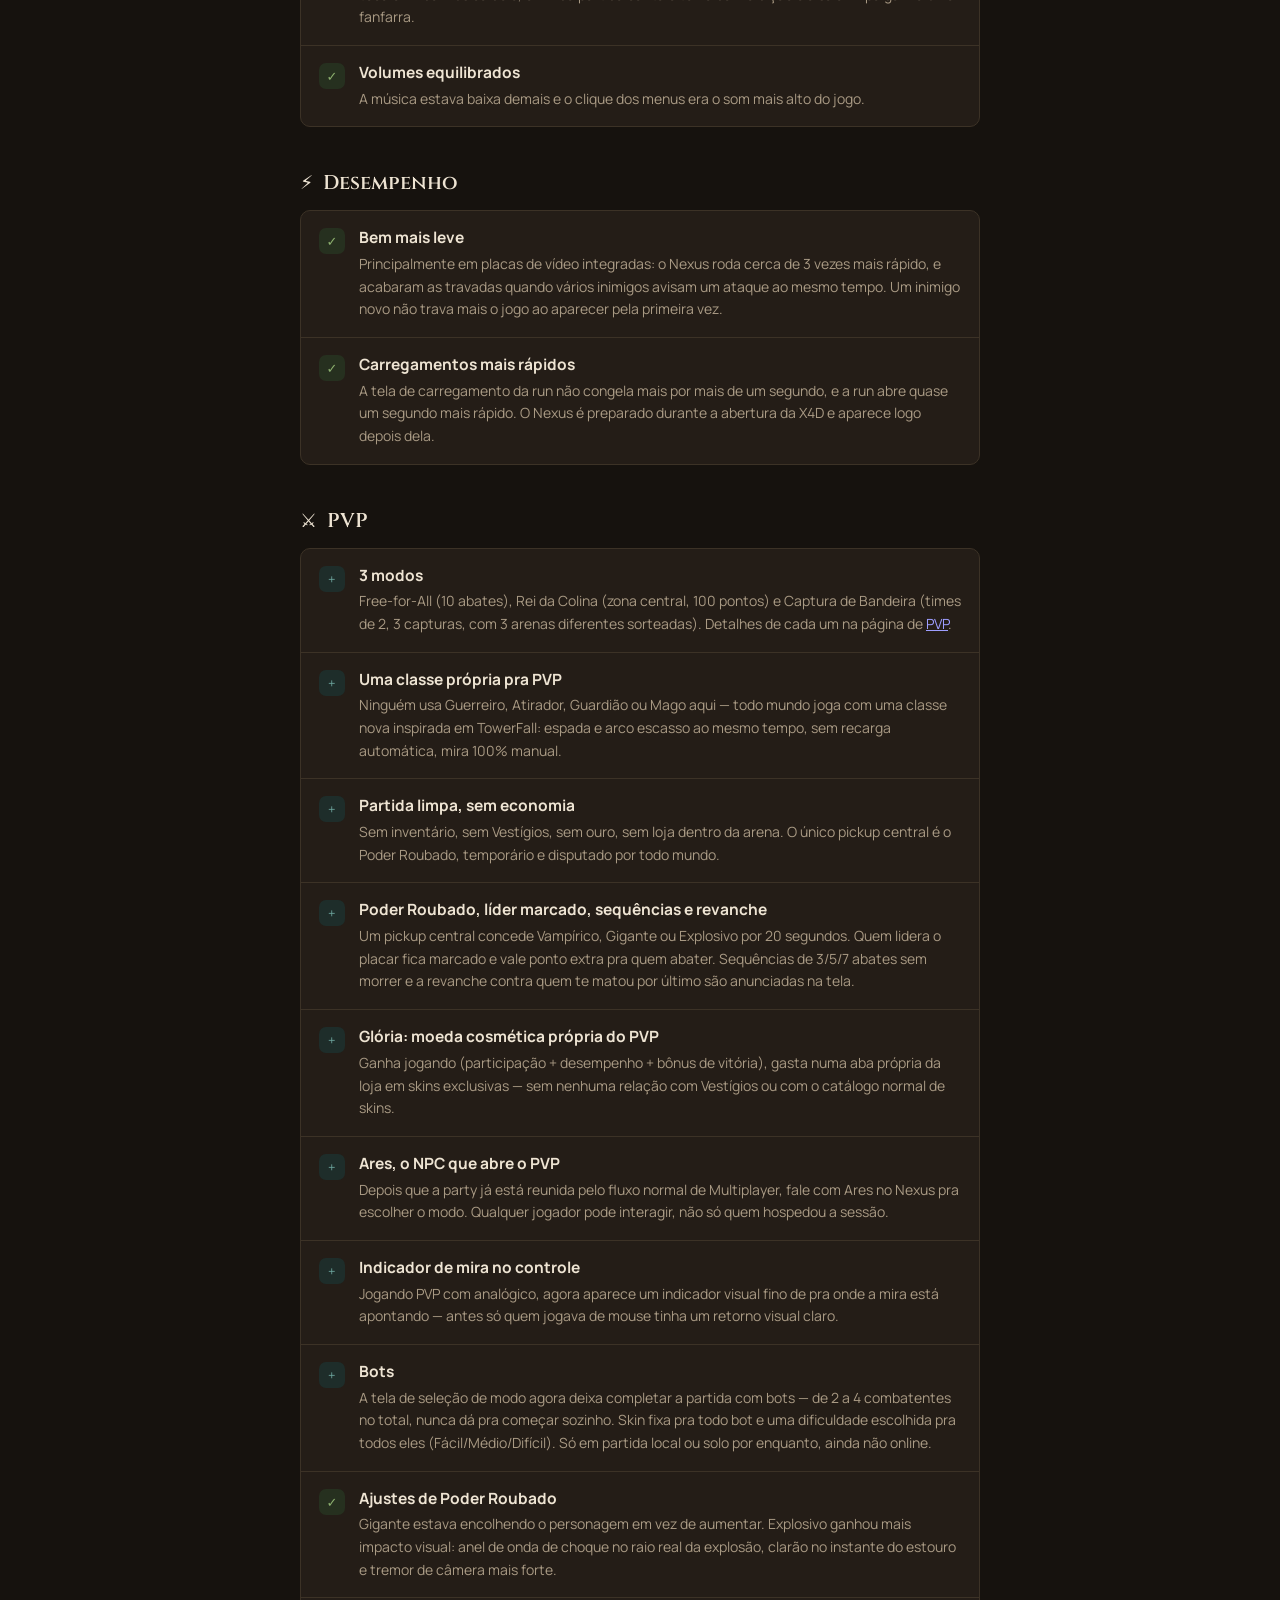
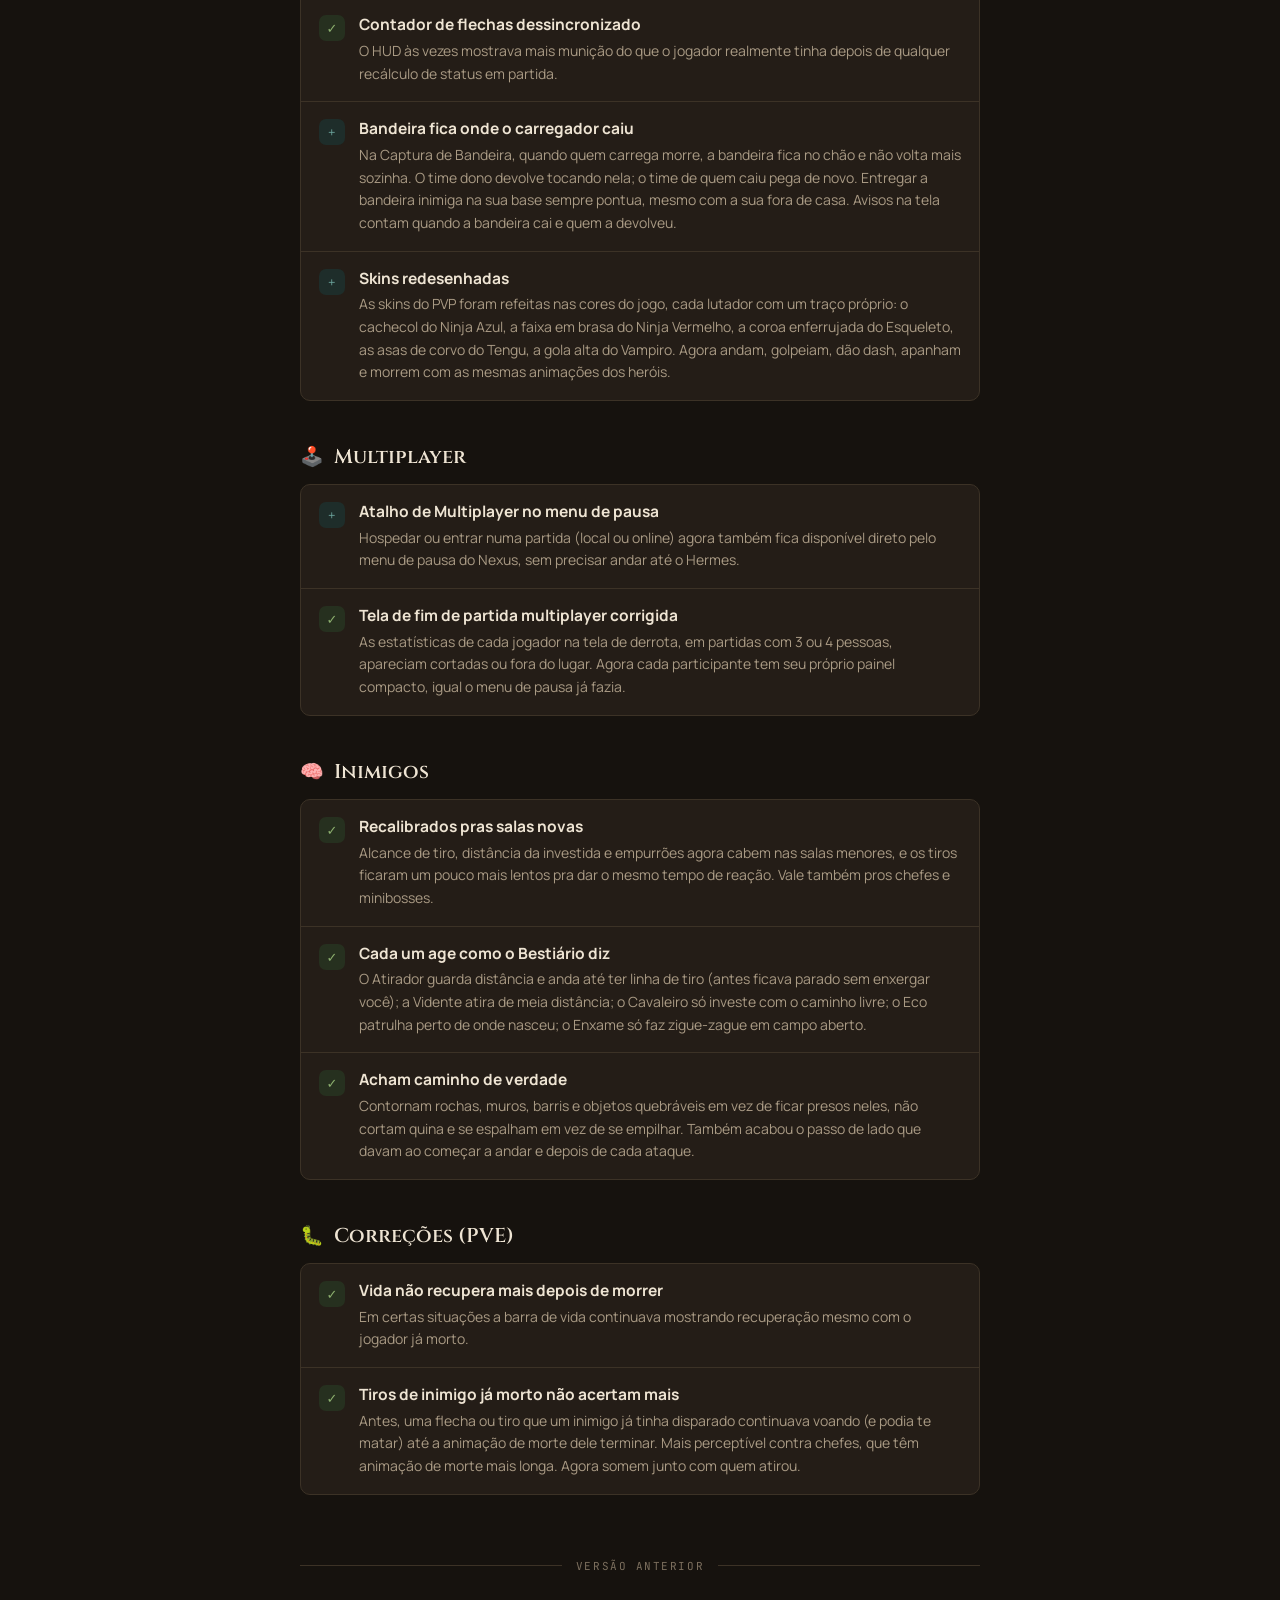
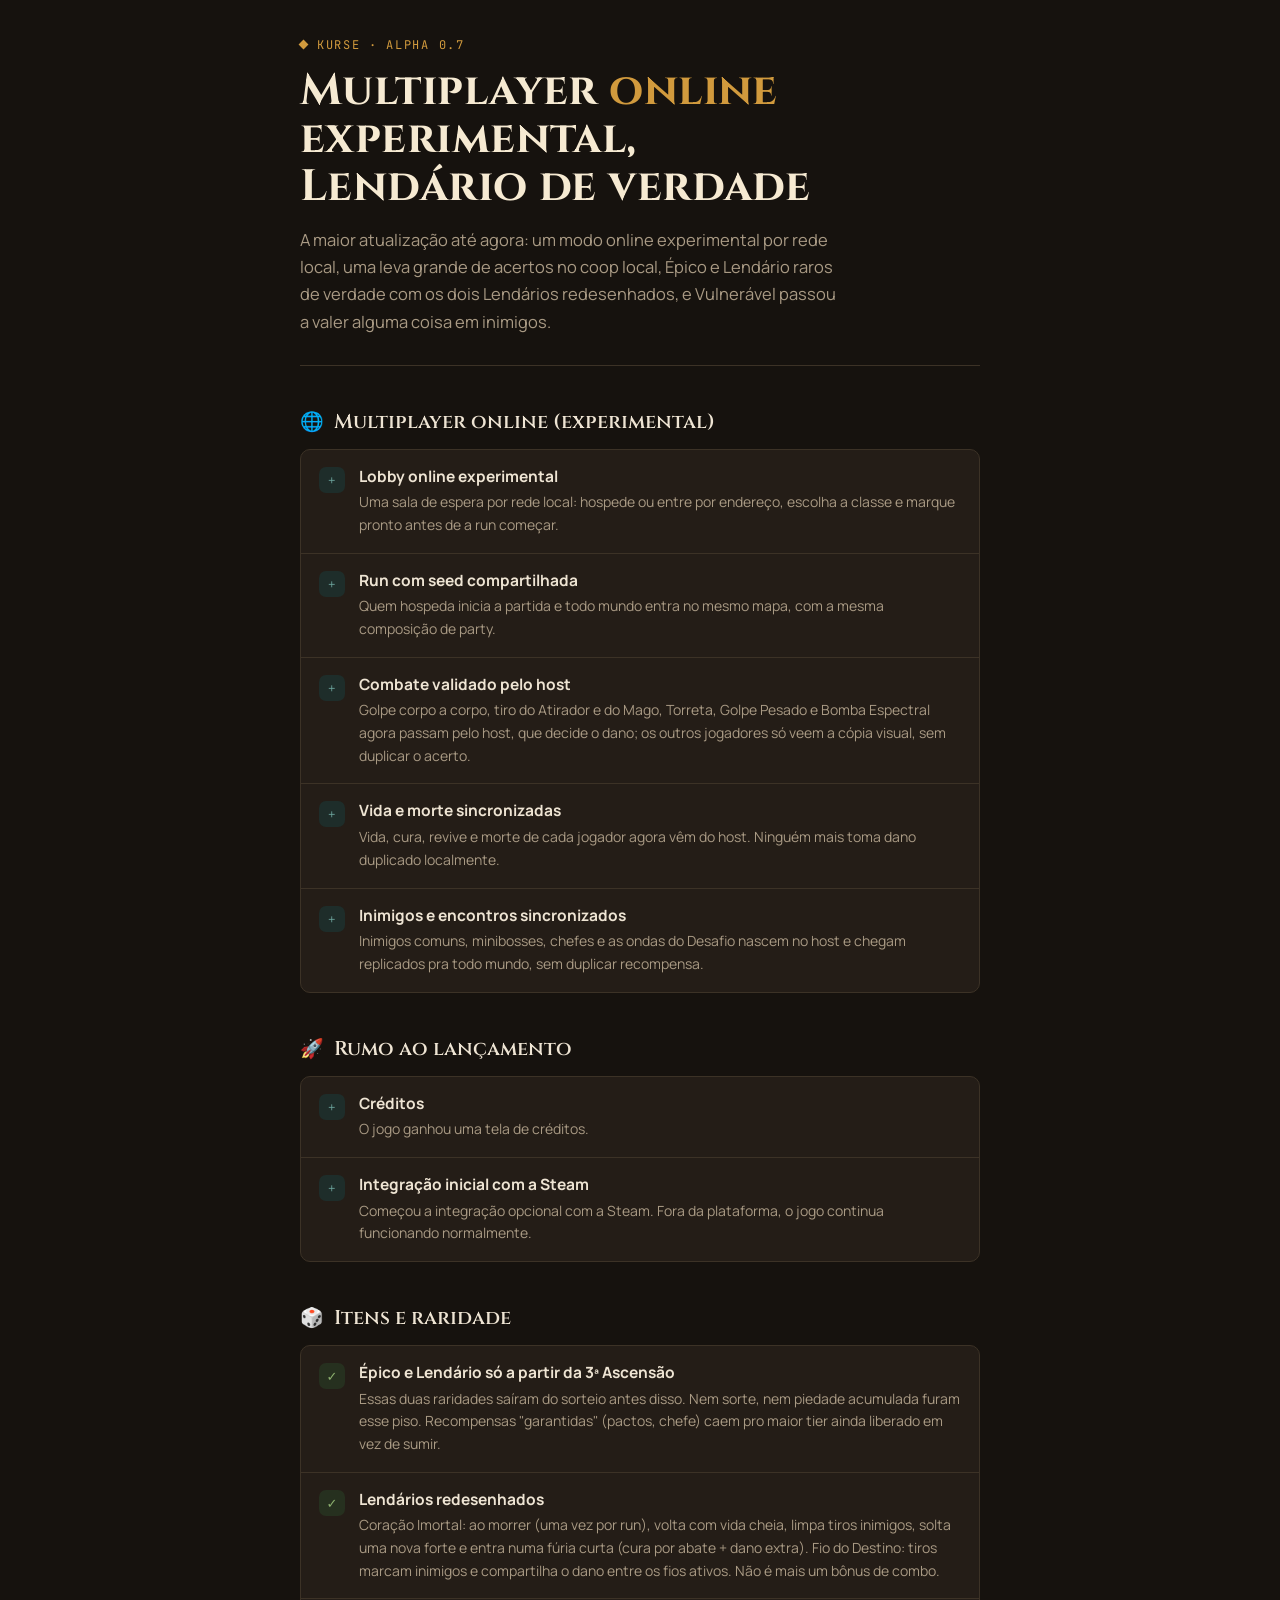
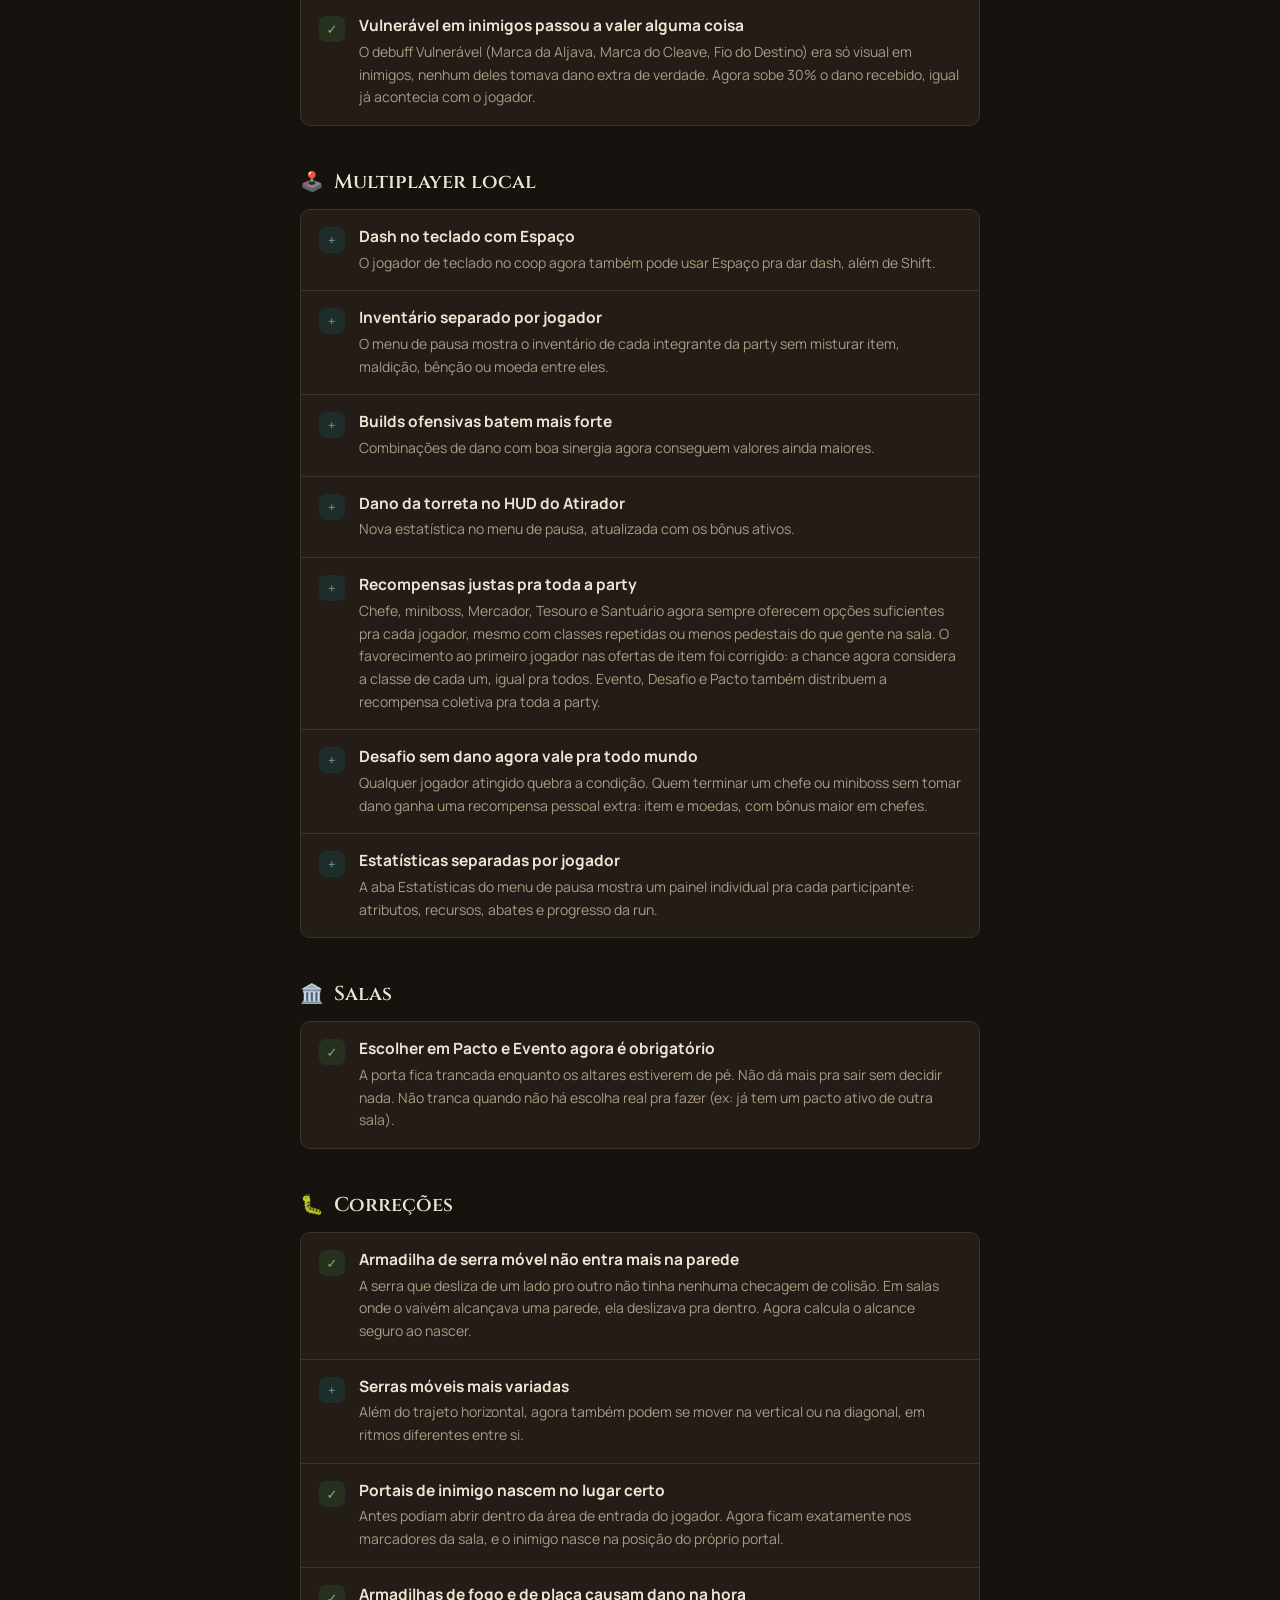
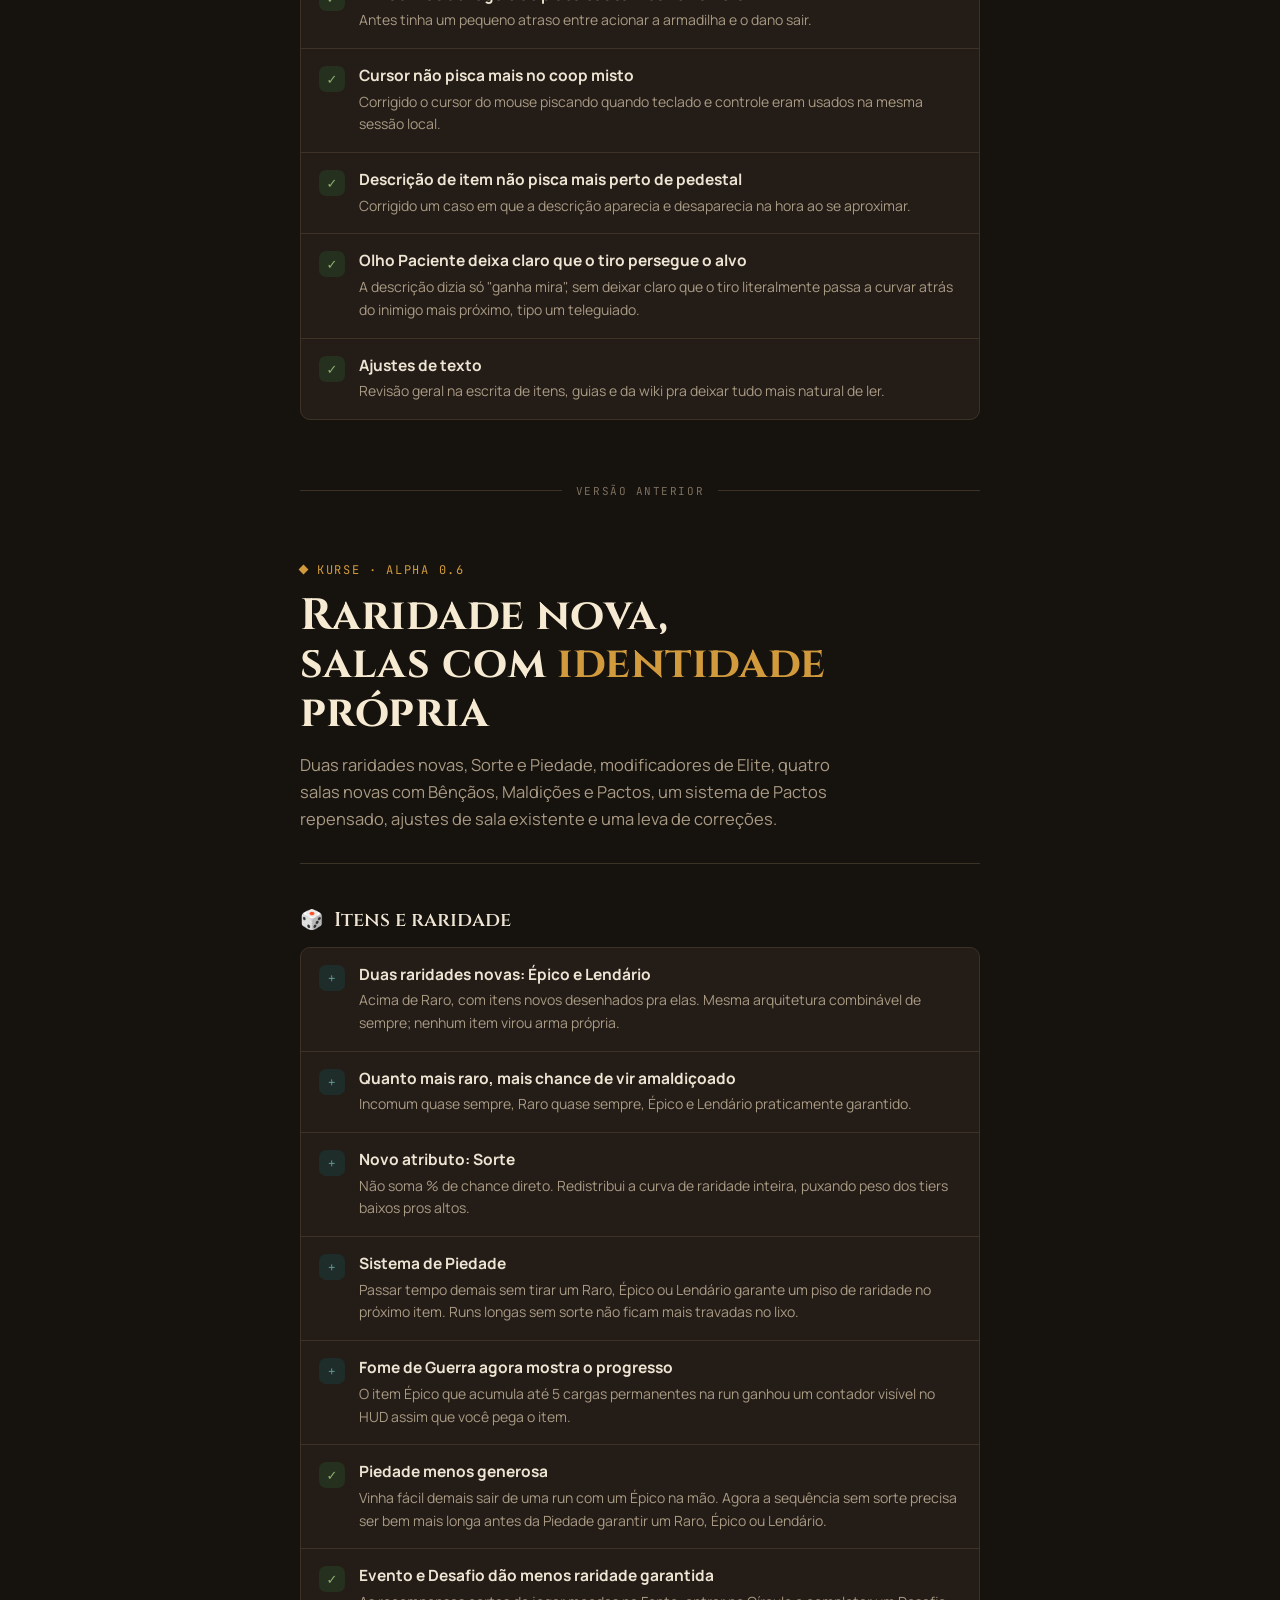
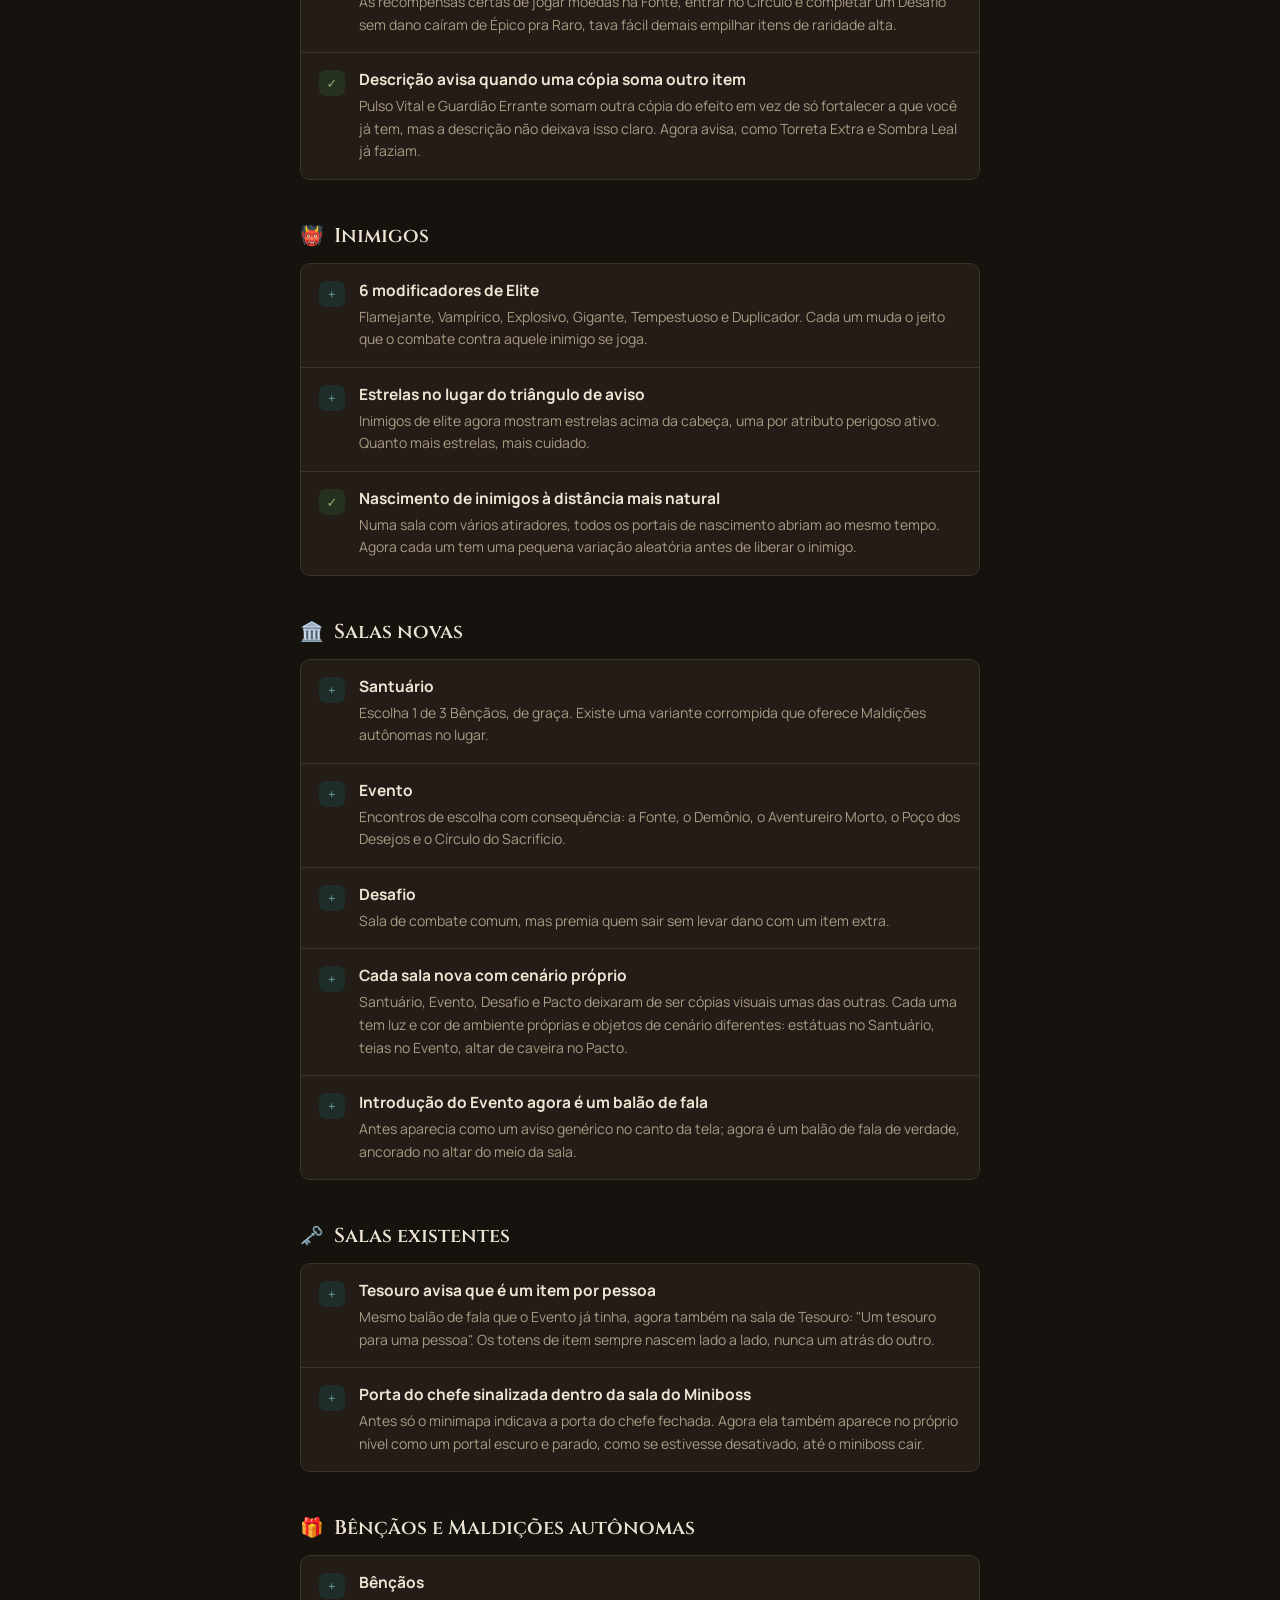
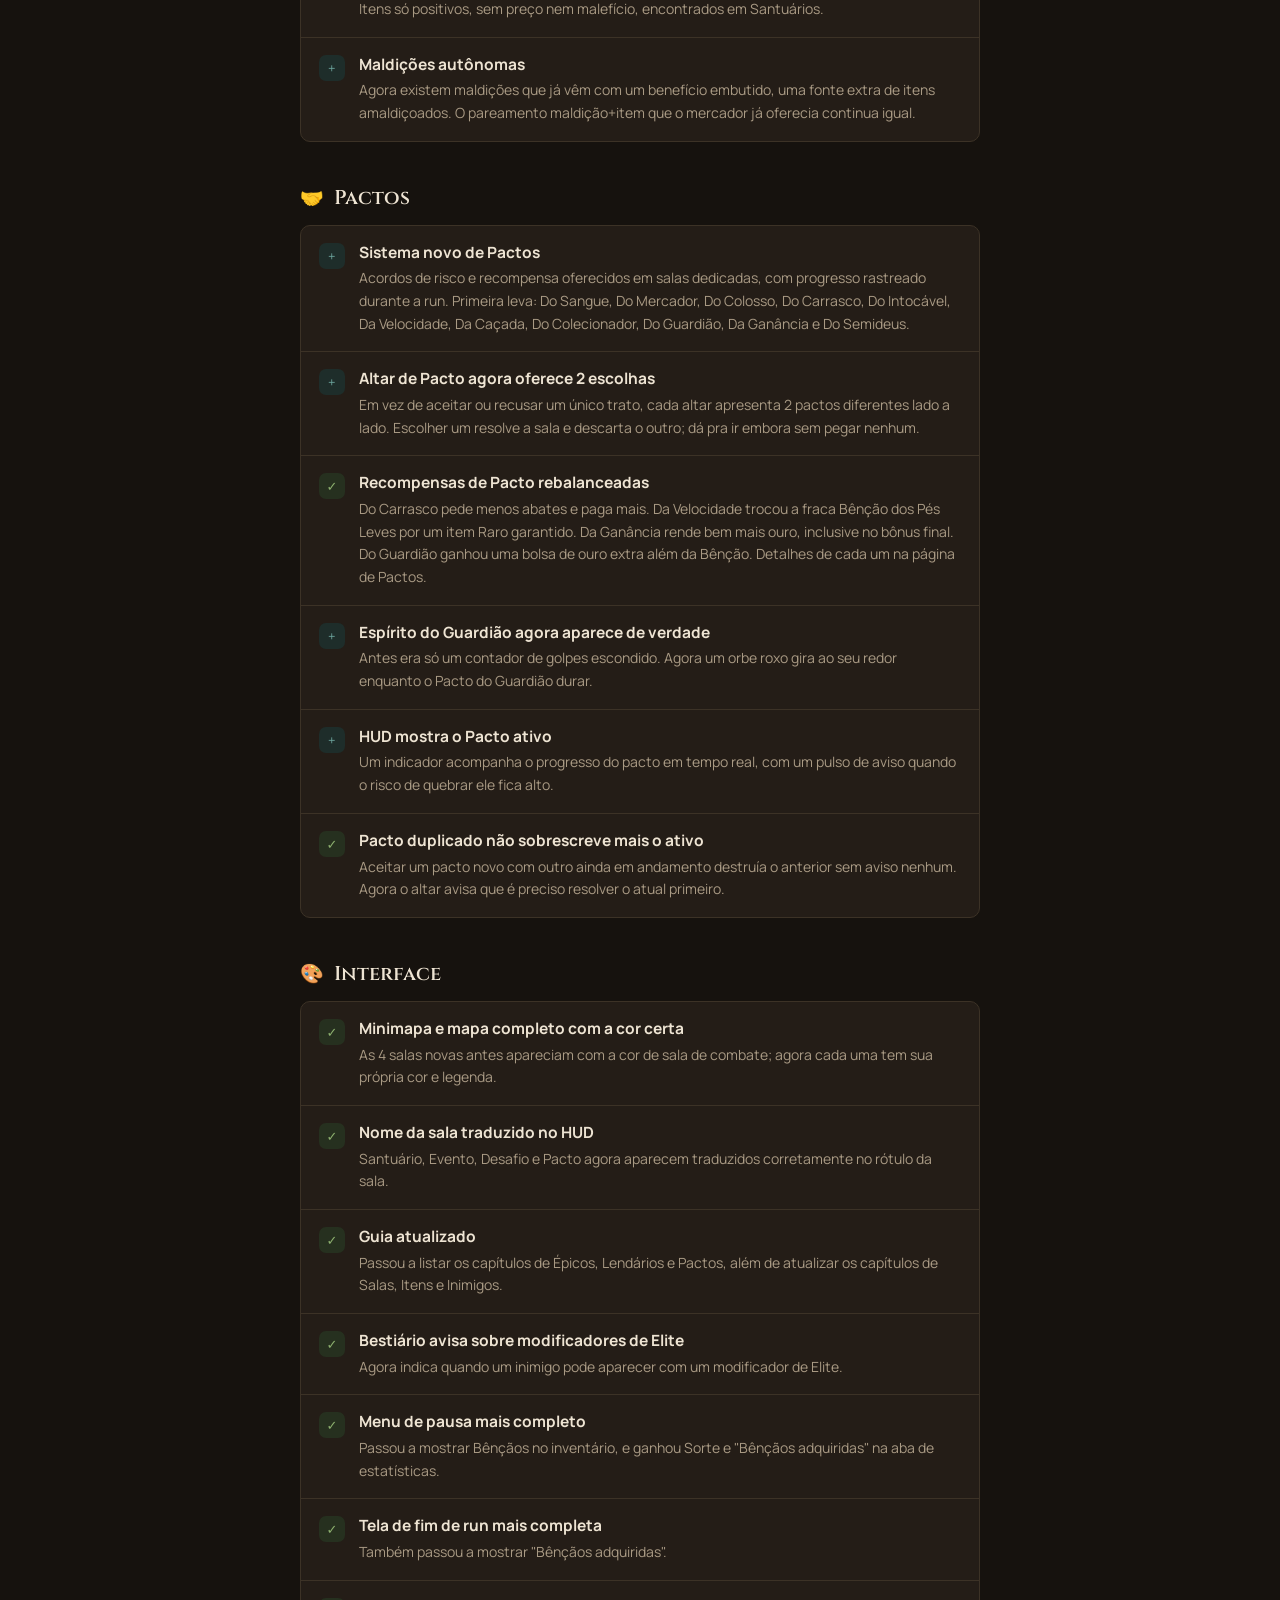
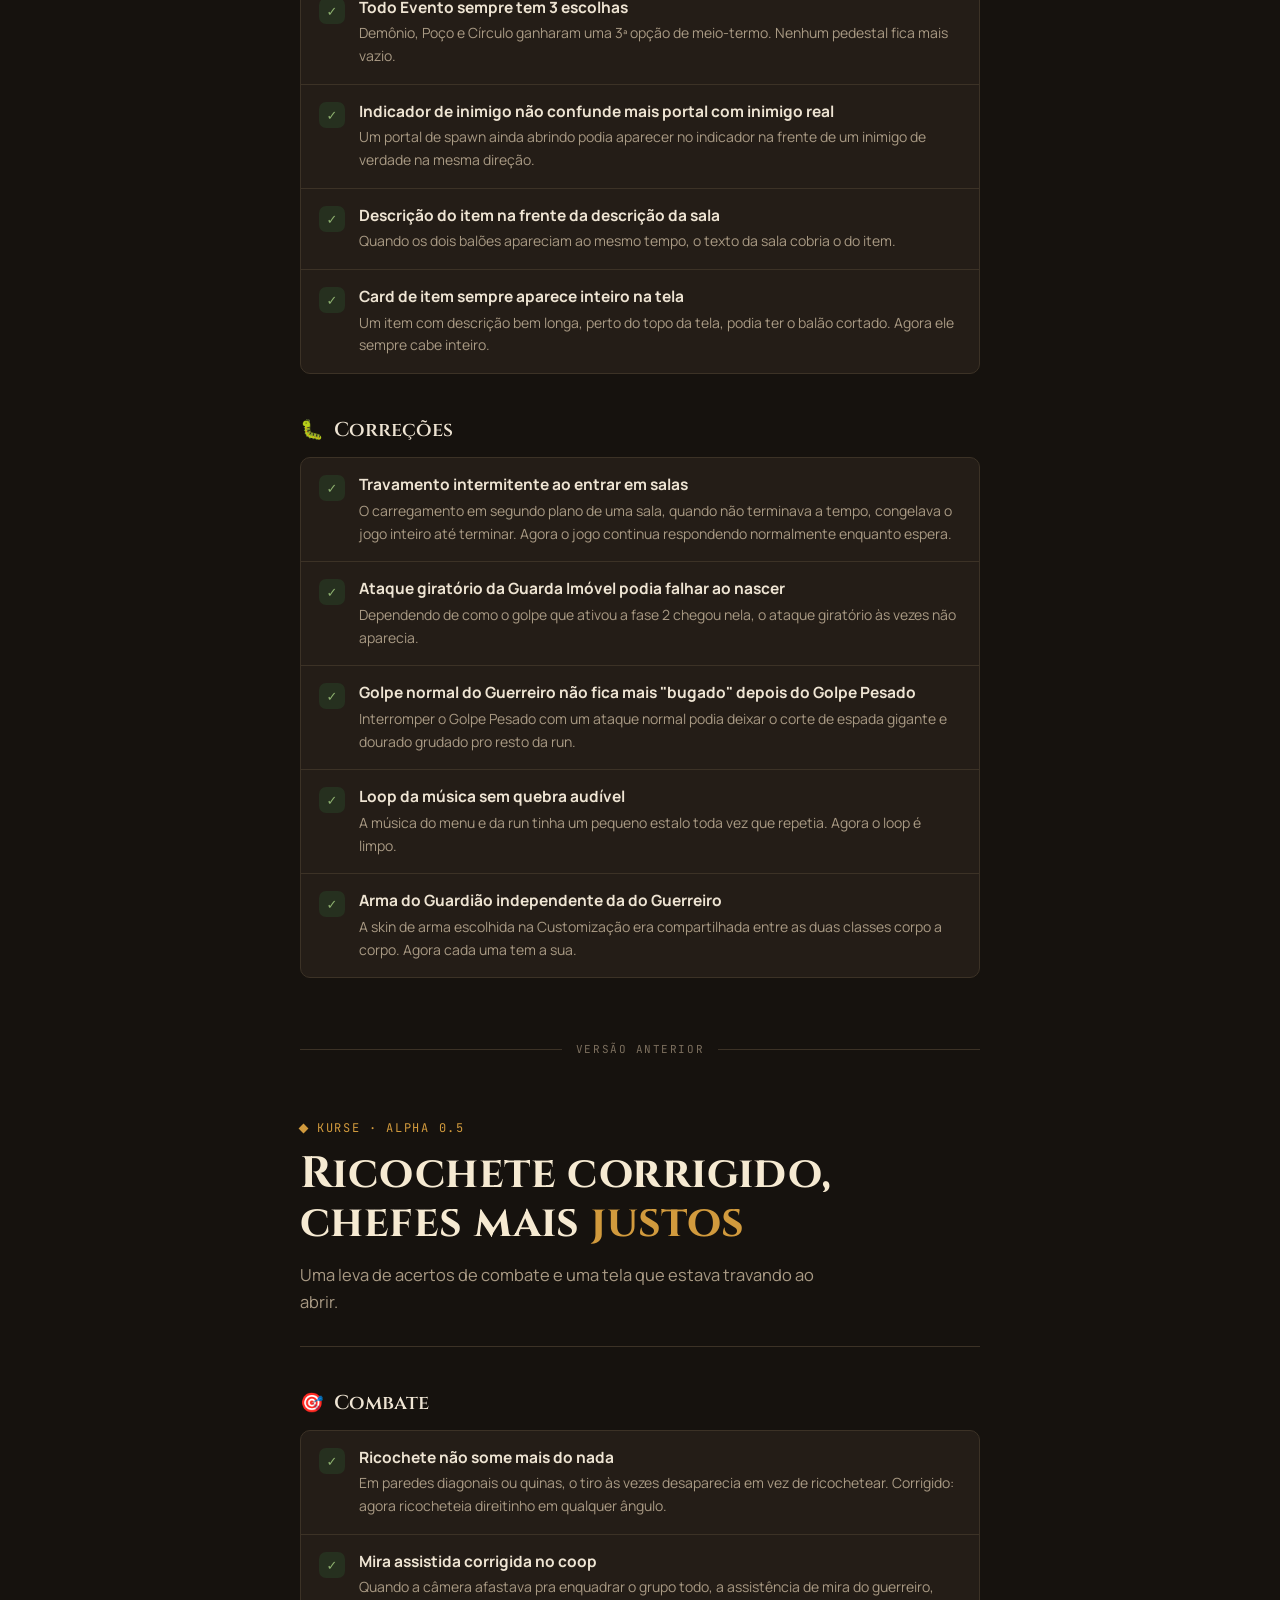
<file: patch-notes.html>
<!DOCTYPE html>
<html lang="pt-BR">
<head>
<meta charset="UTF-8">
<meta name="viewport" content="width=device-width, initial-scale=1.0">
<title>Kurse — Notas da Atualização</title>
<link rel="icon" type="image/png" sizes="32x32" href="assets/favicon/favicon-32.png">
<link rel="icon" type="image/png" sizes="16x16" href="assets/favicon/favicon-16.png">
<link rel="apple-touch-icon" href="assets/favicon/apple-touch-icon.png">
<link rel="shortcut icon" href="assets/favicon/favicon.ico">
<meta name="description" content="Patch notes de Kurse: alpha 0.8 (em desenvolvimento), alpha 0.7, alpha 0.6 e alpha 0.5.">
<style>
@import url('https://fonts.googleapis.com/css2?family=Cinzel:wght@500;600;700&family=Manrope:wght@400;500;600;700;800&family=JetBrains+Mono:wght@400;500&display=swap');

:root{
  --bg: #16120e;
  --bg-2: #1c1712;
  --surface: #241d17;
  --surface-2: #2c241c;
  --border: #3c3226;
  --text: #eee4d3;
  --text-dim: #a99a84;
  --text-faint: #7c6f5e;
  --accent: #d19a3d;
  --accent-soft: #8a6a35;
  --good: #8caf6e;
  --good-bg: #26301f;
  --mint: #6fa8a0;
  --mint-bg: #1e2d2a;
  --wip: #c98bdb;
  --wip-bg: #2a2032;
  color-scheme: dark;
}

*{box-sizing:border-box;}
body{
  margin:0;
  background:
    radial-gradient(1200px 700px at 15% -10%, #2a2015 0%, transparent 60%),
    radial-gradient(900px 600px at 100% 0%, #241a12 0%, transparent 55%),
    var(--bg);
  color:var(--text);
  font-family:'Manrope',ui-sans-serif,system-ui,sans-serif;
  padding-block: 32px 96px;
  -webkit-font-smoothing:antialiased;
}

.wrap{
  max-width:720px;
  margin:0 auto;
  padding-inline:20px;
}

.back-link{
  display:inline-flex;
  align-items:center;
  gap:6px;
  font-family:'JetBrains Mono',monospace;
  font-size:12.5px;
  letter-spacing:.04em;
  color:var(--text-faint);
  text-decoration:none;
  margin-bottom:28px;
  transition:color .15s;
}
.back-link:hover{color:var(--accent);}

article.version{margin-bottom:64px;}
article.version:last-child{margin-bottom:0;}

header.hero{
  padding-bottom:30px;
  margin-bottom:8px;
  border-bottom:1px solid var(--border);
}
.eyebrow{
  font-family:'JetBrains Mono',monospace;
  font-size:12px;
  letter-spacing:.14em;
  text-transform:uppercase;
  color:var(--accent);
  display:flex;
  align-items:center;
  gap:10px;
  margin-bottom:14px;
}
.eyebrow::before{
  content:"";
  width:7px;height:7px;
  background:var(--accent);
  transform:rotate(45deg);
  display:inline-block;
  flex:none;
}
.eyebrow.wip{color:var(--wip);}
.eyebrow.wip::before{background:var(--wip);}
.wip-badge{
  font-family:'JetBrains Mono',monospace;
  font-size:10.5px;
  letter-spacing:.08em;
  text-transform:uppercase;
  color:var(--wip);
  background:var(--wip-bg);
  border:1px solid var(--accent-soft);
  border-radius:20px;
  padding:3px 10px;
  animation:pulse 2.4s ease-in-out infinite;
}
@keyframes pulse{
  0%,100%{opacity:1;}
  50%{opacity:.55;}
}
h1{
  font-family:'Cinzel',serif;
  font-weight:700;
  font-size:clamp(30px,6vw,44px);
  line-height:1.1;
  letter-spacing:.01em;
  margin:0 0 14px;
  text-wrap:balance;
  color:#f6ead2;
}
h1 .accent{color:var(--accent);}
h1 .accent.wip{color:var(--wip);}
.dek{
  font-size:16.5px;
  line-height:1.65;
  color:var(--text-dim);
  max-width:54ch;
  margin:0;
}

section.group{margin-top:42px;}
.group-head{
  display:flex;
  align-items:baseline;
  gap:10px;
  margin-bottom:14px;
}
.group-head .icon{font-size:19px;line-height:1;}
.group-head h2{
  font-family:'Cinzel',serif;
  font-size:20px;
  font-weight:600;
  margin:0;
  color:var(--text);
}

.entries{
  display:flex;
  flex-direction:column;
  border:1px solid var(--border);
  border-radius:10px;
  overflow:hidden;
  background:var(--surface);
}
.entry{
  display:flex;
  gap:14px;
  padding:16px 18px;
  align-items:flex-start;
}
.entry + .entry{border-top:1px solid var(--border);}
.mark{
  flex:none;
  width:26px;height:26px;
  border-radius:7px;
  display:flex;align-items:center;justify-content:center;
  font-size:13px;
  margin-top:1px;
}
.mark.fix{background:var(--good-bg);color:var(--good);}
.mark.new{background:var(--mint-bg);color:var(--mint);}

.entry h3{
  margin:0 0 4px;
  font-size:15.5px;
  font-weight:700;
  color:var(--text);
  line-height:1.4;
}
.entry p{
  margin:0;
  font-size:14px;
  line-height:1.62;
  color:var(--text-dim);
}

footer{
  margin-top:48px;
  padding-top:20px;
  border-top:1px solid var(--border);
  font-size:13px;
  color:var(--text-faint);
  line-height:1.7;
}

.version-divider{
  display:flex;
  align-items:center;
  gap:14px;
  margin:64px 0;
  color:var(--text-faint);
  font-family:'JetBrains Mono',monospace;
  font-size:11px;
  letter-spacing:.14em;
  text-transform:uppercase;
}
.version-divider::before,.version-divider::after{
  content:"";
  flex:1;
  height:1px;
  background:var(--border);
}

@media (max-width:480px){
  .stats{grid-template-columns:repeat(2,1fr);}
}
</style>
</head>
<body>
<div class="wrap">

  <a class="back-link" href="index.html">&larr; voltar para a wiki</a>

  <!-- ===================== ALPHA 0.8 (EM DESENVOLVIMENTO) ===================== -->
  <article class="version">
    <header class="hero">
      <div class="eyebrow wip">Kurse · alpha 0.8 <span class="wip-badge">Em desenvolvimento</span></div>
      <h1>A masmorra refeita <span class="accent wip">e o PVP</span></h1>
      <p class="dek">Arte e som refeitos do zero, salas no estilo de The Binding of Isaac com encontros planejados e um bioma por andar, inimigos que agem como o Bestiário diz, um jogo bem mais leve e um modo PVP à parte, com 3 modos e uma moeda cosmética só dele. Ainda em desenvolvimento — mais muda até o lançamento da 0.8.</p>
    </header>

    <section class="group">
      <div class="group-head"><span class="icon">🎨</span><h2>Arte</h2></div>
      <div class="entries">
        <div class="entry">
          <span class="mark new">+</span>
          <div><h3>Abertura da X4D</h3><p>O jogo agora abre com a abertura do estúdio: o emblema do beholder surge do escuro, pisca e some antes do Nexus. Qualquer tecla, clique, toque ou botão do controle pula.</p></div>
        </div>
        <div class="entry">
          <span class="mark new">+</span>
          <div><h3>Salas no estilo de The Binding of Isaac</h3><p>A sala comum cabe inteira na tela e a câmera fica parada; só as salas grandes e os corredores rolam. O piso de cada sala é pintado inteiro, com lajes, sombras e manchas do tema, e cada sala especial ganhou uma cara própria: altares no pacto, estátuas no santuário, braseiros no desafio, estandartes no chefe.</p></div>
        </div>
        <div class="entry">
          <span class="mark new">+</span>
          <div><h3>Portas de verdade</h3><p>Um arco de pedra no muro, fechado com tábuas durante o combate e aberto depois, no lugar do portal roxo. A moldura mostra o que tem do outro lado: caveira pro chefe (selada com correntes até o miniboss cair), ouro pro tesouro, madeira e moeda pra loja.</p></div>
        </div>
        <div class="entry">
          <span class="mark new">+</span>
          <div><h3>A loja virou uma barraca de feira</h3><p>Toldo listrado, lampiões, o mercador atrás do balcão com frascos e balança, os itens em vitrines de veludo, um baú transbordando moedas e o gato do mercador dormindo ao lado. A luz é quente, diferente do resto da masmorra.</p></div>
        </div>
        <div class="entry">
          <span class="mark new">+</span>
          <div><h3>Inimigos e chefes redesenhados</h3><p>Agora têm o mesmo traço e a mesma escala dos heróis, nas cores do jogo, cada um com um detalhe que conta o que o <a href="bestiario.html">Bestiário</a> diz dele: vespas listradas no Enxame, um doutor da peste de bico no Peste, um cavaleiro de chifres com lança, uma feiticeira de capuz com o orbe. Chefes e minibosses são gigantes de verdade, bem maiores que você.</p></div>
        </div>
        <div class="entry">
          <span class="mark new">+</span>
          <div><h3>Animações completas</h3><p>Inimigos e chefes andam, respiram, recuam com o contorno acendendo em vermelho antes de atacar, golpeiam, dão um tranco quando apanham e se desfazem em cinza ao morrer. Os heróis respiram parados, andam com um quique a cada passo, e o golpe, o dash, o dano e a morte ganharam quadros novos. Todo mundo tem sombra no chão, e os números de dano saem logo acima da cabeça.</p></div>
        </div>
        <div class="entry">
          <span class="mark new">+</span>
          <div><h3>Avisos de ataque no chão</h3><p>Redesenhados em pixel art: a área aparece, se enche até o instante do golpe, pisca no fim e dá um clarão ao acertar. Investidas e raios viraram uma faixa com setas, e leques de tiro longos apagam com a distância. O Golpe Pesado e a Bomba Espectral têm aviso de borda contínua na cor da habilidade, pra não serem confundidos com perigo.</p></div>
        </div>
        <div class="entry">
          <span class="mark new">+</span>
          <div><h3>NPCs do Nexus</h3><p>Mais sombrios, com o que conta quem é cada um: o jarro de Diógenes, os fios soltos de Penélope, Plínio coberto de cinza, a névoa nos pés de Virgílio, a bolsa de cartas de Hermes, a barba de alga de Proteu e o capuz índigo de Laplace. Os adereços se mexem, e eles acenam quando você chega perto. O Nexus inteiro foi refeito: trilhas, lago, uma praça de lajes antigas e móveis novos em cada estação.</p></div>
        </div>
        <div class="entry">
          <span class="mark new">+</span>
          <div><h3>Telas, fonte e ícone</h3><p>A Loja, a Árvore de Vestígios e o Multiplayer foram refeitos com molduras de pedra; a Loja e o Guarda-roupa mostram cada skin vestida no próprio herói. O jogo ganhou uma fonte própria, com todos os acentos do português, um ícone novo e o mesmo tamanho de pixel em tudo.</p></div>
        </div>
      </div>
    </section>

    <section class="group">
      <div class="group-head"><span class="icon">🗺️</span><h2>Level design</h2></div>
      <div class="entries">
        <div class="entry">
          <span class="mark new">+</span>
          <div><h3>Cada sala tem o seu encontro</h3><p>Os pontos de nascimento ganharam papéis no desenho da sala (corpo a corpo, atirador perto da cobertura, enxame no aberto, elite), e cada combate junta poucos tipos de inimigo que se completam: o tanque que prende enquanto o atirador castiga, o enxame que empurra você pro aberto, o corpo a corpo que rodeia enquanto o tanque fecha. Acabaram as salas com cinco tipos ao mesmo tempo. O <a href="bestiario.html">Bestiário</a> diz o papel de cada inimigo.</p></div>
        </div>
        <div class="entry">
          <span class="mark new">+</span>
          <div><h3>O andar tem ritmo</h3><p>A primeira sala é sempre calma, as salas grandes são o pico (mais inimigos e uma segunda onda que entra quando a primeira está acabando) e depois de um pico costuma vir uma sala calma.</p></div>
        </div>
        <div class="entry">
          <span class="mark new">+</span>
          <div><h3>Sala de armadilhas</h3><p>Todo andar tem uma sala sem inimigo perto do começo, com uma armadilha pra aprender sozinha antes de ela aparecer no meio de um combate: espinhos, placas e abismo desde o começo, fogo a partir da Ascensão 2 e serras a partir da 4. No mapa, "A".</p></div>
        </div>
        <div class="entry">
          <span class="mark new">+</span>
          <div><h3>Um bioma por andar</h3><p>A masmorra desce pela cripta e depois sorteia podridão, gelo ou cinzas. O andar inteiro sai no mesmo bioma, em vez de misturar os quatro.</p></div>
        </div>
        <div class="entry">
          <span class="mark new">+</span>
          <div><h3>Salas novas</h3><p>A Esquina e o Bastião, em L; a Cela, uma sala pequena com um elite e dois baús; e cinco salas de armadilhas. As salas assimétricas também ganharam uma versão de cabeça pra baixo.</p></div>
        </div>
        <div class="entry">
          <span class="mark fix">✓</span>
          <div><h3>Sem salas repetidas</h3><p>A mesma sala não aparece duas vezes no mesmo andar.</p></div>
        </div>
        <div class="entry">
          <span class="mark fix">✓</span>
          <div><h3>Salas revistas</h3><p>As salas tardias ficaram assimétricas e quase todas ganharam algo encostado na borda, pra rodar em volta da sala não resolver tudo.</p></div>
        </div>
        <div class="entry">
          <span class="mark fix">✓</span>
          <div><h3>A dificuldade sobe com o avanço</h3><p>Voltar por uma sala já limpa não deixa mais as próximas salas mais difíceis: só conta cada sala nova que você alcança.</p></div>
        </div>
      </div>
    </section>

    <section class="group">
      <div class="group-head"><span class="icon">🎵</span><h2>Som</h2></div>
      <div class="entries">
        <div class="entry">
          <span class="mark new">+</span>
          <div><h3>Trilha nova, em 8 bits</h3><p>Composta pro jogo como o pixel art: as vozes de um console antigo (pulsos, triângulo e ruído) tocadas como num tracker, sombrias e amarradas num mesmo tema. No Nexus, um cravo de chip sobre um baixo de lamento, a melodia com eco, um relógio e, no trecho mais fundo, o vento e um coração. Na masmorra, baixo em oitavas, bateria de chip e o tema, com uma quebra em meio-tempo. Cada faixa toca mais de um minuto antes de repetir e dá a volta sem emenda.</p></div>
        </div>
        <div class="entry">
          <span class="mark new">+</span>
          <div><h3>Música de chefe</h3><p>Chefes e minibosses têm música própria, com um riff no trítono e acordes diminutos, que entra quando a barra de vida do chefe aparece e volta pra da masmorra quando ele cai.</p></div>
        </div>
        <div class="entry">
          <span class="mark new">+</span>
          <div><h3>Efeitos refeitos</h3><p>Todos os sons foram refeitos em 8 bits, curtos e crocantes: golpe, tiro, acerto, dano, a morte dos inimigos, quebra de objetos, dash, moedas, compra, vestígio e menus. A chegada do chefe toca o riff da música dele, o fim da partida canta o tema da maldição e a sala limpa ganha uma fanfarra.</p></div>
        </div>
        <div class="entry">
          <span class="mark fix">✓</span>
          <div><h3>Volumes equilibrados</h3><p>A música estava baixa demais e o clique dos menus era o som mais alto do jogo.</p></div>
        </div>
      </div>
    </section>

    <section class="group">
      <div class="group-head"><span class="icon">⚡</span><h2>Desempenho</h2></div>
      <div class="entries">
        <div class="entry">
          <span class="mark fix">✓</span>
          <div><h3>Bem mais leve</h3><p>Principalmente em placas de vídeo integradas: o Nexus roda cerca de 3 vezes mais rápido, e acabaram as travadas quando vários inimigos avisam um ataque ao mesmo tempo. Um inimigo novo não trava mais o jogo ao aparecer pela primeira vez.</p></div>
        </div>
        <div class="entry">
          <span class="mark fix">✓</span>
          <div><h3>Carregamentos mais rápidos</h3><p>A tela de carregamento da run não congela mais por mais de um segundo, e a run abre quase um segundo mais rápido. O Nexus é preparado durante a abertura da X4D e aparece logo depois dela.</p></div>
        </div>
      </div>
    </section>

    <section class="group">
      <div class="group-head"><span class="icon">⚔️</span><h2>PVP</h2></div>
      <div class="entries">
        <div class="entry">
          <span class="mark new">+</span>
          <div><h3>3 modos</h3><p>Free-for-All (10 abates), Rei da Colina (zona central, 100 pontos) e Captura de Bandeira (times de 2, 3 capturas, com 3 arenas diferentes sorteadas). Detalhes de cada um na página de <a href="pvp.html">PVP</a>.</p></div>
        </div>
        <div class="entry">
          <span class="mark new">+</span>
          <div><h3>Uma classe própria pra PVP</h3><p>Ninguém usa Guerreiro, Atirador, Guardião ou Mago aqui — todo mundo joga com uma classe nova inspirada em TowerFall: espada e arco escasso ao mesmo tempo, sem recarga automática, mira 100% manual.</p></div>
        </div>
        <div class="entry">
          <span class="mark new">+</span>
          <div><h3>Partida limpa, sem economia</h3><p>Sem inventário, sem Vestígios, sem ouro, sem loja dentro da arena. O único pickup central é o Poder Roubado, temporário e disputado por todo mundo.</p></div>
        </div>
        <div class="entry">
          <span class="mark new">+</span>
          <div><h3>Poder Roubado, líder marcado, sequências e revanche</h3><p>Um pickup central concede Vampírico, Gigante ou Explosivo por 20 segundos. Quem lidera o placar fica marcado e vale ponto extra pra quem abater. Sequências de 3/5/7 abates sem morrer e a revanche contra quem te matou por último são anunciadas na tela.</p></div>
        </div>
        <div class="entry">
          <span class="mark new">+</span>
          <div><h3>Glória: moeda cosmética própria do PVP</h3><p>Ganha jogando (participação + desempenho + bônus de vitória), gasta numa aba própria da loja em skins exclusivas — sem nenhuma relação com Vestígios ou com o catálogo normal de skins.</p></div>
        </div>
        <div class="entry">
          <span class="mark new">+</span>
          <div><h3>Ares, o NPC que abre o PVP</h3><p>Depois que a party já está reunida pelo fluxo normal de Multiplayer, fale com Ares no Nexus pra escolher o modo. Qualquer jogador pode interagir, não só quem hospedou a sessão.</p></div>
        </div>
        <div class="entry">
          <span class="mark new">+</span>
          <div><h3>Indicador de mira no controle</h3><p>Jogando PVP com analógico, agora aparece um indicador visual fino de pra onde a mira está apontando — antes só quem jogava de mouse tinha um retorno visual claro.</p></div>
        </div>
        <div class="entry">
          <span class="mark new">+</span>
          <div><h3>Bots</h3><p>A tela de seleção de modo agora deixa completar a partida com bots — de 2 a 4 combatentes no total, nunca dá pra começar sozinho. Skin fixa pra todo bot e uma dificuldade escolhida pra todos eles (Fácil/Médio/Difícil). Só em partida local ou solo por enquanto, ainda não online.</p></div>
        </div>
        <div class="entry">
          <span class="mark fix">✓</span>
          <div><h3>Ajustes de Poder Roubado</h3><p>Gigante estava encolhendo o personagem em vez de aumentar. Explosivo ganhou mais impacto visual: anel de onda de choque no raio real da explosão, clarão no instante do estouro e tremor de câmera mais forte.</p></div>
        </div>
        <div class="entry">
          <span class="mark fix">✓</span>
          <div><h3>Contador de flechas dessincronizado</h3><p>O HUD às vezes mostrava mais munição do que o jogador realmente tinha depois de qualquer recálculo de status em partida.</p></div>
        </div>
        <div class="entry">
          <span class="mark new">+</span>
          <div><h3>Bandeira fica onde o carregador caiu</h3><p>Na Captura de Bandeira, quando quem carrega morre, a bandeira fica no chão e não volta mais sozinha. O time dono devolve tocando nela; o time de quem caiu pega de novo. Entregar a bandeira inimiga na sua base sempre pontua, mesmo com a sua fora de casa. Avisos na tela contam quando a bandeira cai e quem a devolveu.</p></div>
        </div>
        <div class="entry">
          <span class="mark new">+</span>
          <div><h3>Skins redesenhadas</h3><p>As skins do PVP foram refeitas nas cores do jogo, cada lutador com um traço próprio: o cachecol do Ninja Azul, a faixa em brasa do Ninja Vermelho, a coroa enferrujada do Esqueleto, as asas de corvo do Tengu, a gola alta do Vampiro. Agora andam, golpeiam, dão dash, apanham e morrem com as mesmas animações dos heróis.</p></div>
        </div>
      </div>
    </section>

    <section class="group">
      <div class="group-head"><span class="icon">🕹️</span><h2>Multiplayer</h2></div>
      <div class="entries">
        <div class="entry">
          <span class="mark new">+</span>
          <div><h3>Atalho de Multiplayer no menu de pausa</h3><p>Hospedar ou entrar numa partida (local ou online) agora também fica disponível direto pelo menu de pausa do Nexus, sem precisar andar até o Hermes.</p></div>
        </div>
        <div class="entry">
          <span class="mark fix">✓</span>
          <div><h3>Tela de fim de partida multiplayer corrigida</h3><p>As estatísticas de cada jogador na tela de derrota, em partidas com 3 ou 4 pessoas, apareciam cortadas ou fora do lugar. Agora cada participante tem seu próprio painel compacto, igual o menu de pausa já fazia.</p></div>
        </div>
      </div>
    </section>

    <section class="group">
      <div class="group-head"><span class="icon">🧠</span><h2>Inimigos</h2></div>
      <div class="entries">
        <div class="entry">
          <span class="mark fix">✓</span>
          <div><h3>Recalibrados pras salas novas</h3><p>Alcance de tiro, distância da investida e empurrões agora cabem nas salas menores, e os tiros ficaram um pouco mais lentos pra dar o mesmo tempo de reação. Vale também pros chefes e minibosses.</p></div>
        </div>
        <div class="entry">
          <span class="mark fix">✓</span>
          <div><h3>Cada um age como o Bestiário diz</h3><p>O Atirador guarda distância e anda até ter linha de tiro (antes ficava parado sem enxergar você); a Vidente atira de meia distância; o Cavaleiro só investe com o caminho livre; o Eco patrulha perto de onde nasceu; o Enxame só faz zigue-zague em campo aberto.</p></div>
        </div>
        <div class="entry">
          <span class="mark fix">✓</span>
          <div><h3>Acham caminho de verdade</h3><p>Contornam rochas, muros, barris e objetos quebráveis em vez de ficar presos neles, não cortam quina e se espalham em vez de se empilhar. Também acabou o passo de lado que davam ao começar a andar e depois de cada ataque.</p></div>
        </div>
      </div>
    </section>

    <section class="group">
      <div class="group-head"><span class="icon">🐛</span><h2>Correções (PVE)</h2></div>
      <div class="entries">
        <div class="entry">
          <span class="mark fix">✓</span>
          <div><h3>Vida não recupera mais depois de morrer</h3><p>Em certas situações a barra de vida continuava mostrando recuperação mesmo com o jogador já morto.</p></div>
        </div>
        <div class="entry">
          <span class="mark fix">✓</span>
          <div><h3>Tiros de inimigo já morto não acertam mais</h3><p>Antes, uma flecha ou tiro que um inimigo já tinha disparado continuava voando (e podia te matar) até a animação de morte dele terminar. Mais perceptível contra chefes, que têm animação de morte mais longa. Agora somem junto com quem atirou.</p></div>
        </div>
      </div>
    </section>
  </article>

  <div class="version-divider">Versão anterior</div>

  <!-- ===================== ALPHA 0.7 ===================== -->
  <article class="version">
    <header class="hero">
      <div class="eyebrow">Kurse · alpha 0.7</div>
      <h1>Multiplayer <span class="accent">online</span> experimental,<br>Lendário de verdade</h1>
      <p class="dek">A maior atualização até agora: um modo online experimental por rede local, uma leva grande de acertos no coop local, Épico e Lendário raros de verdade com os dois Lendários redesenhados, e Vulnerável passou a valer alguma coisa em inimigos.</p>
    </header>

    <section class="group">
      <div class="group-head"><span class="icon">🌐</span><h2>Multiplayer online (experimental)</h2></div>
      <div class="entries">
        <div class="entry">
          <span class="mark new">+</span>
          <div><h3>Lobby online experimental</h3><p>Uma sala de espera por rede local: hospede ou entre por endereço, escolha a classe e marque pronto antes de a run começar.</p></div>
        </div>
        <div class="entry">
          <span class="mark new">+</span>
          <div><h3>Run com seed compartilhada</h3><p>Quem hospeda inicia a partida e todo mundo entra no mesmo mapa, com a mesma composição de party.</p></div>
        </div>
        <div class="entry">
          <span class="mark new">+</span>
          <div><h3>Combate validado pelo host</h3><p>Golpe corpo a corpo, tiro do Atirador e do Mago, Torreta, Golpe Pesado e Bomba Espectral agora passam pelo host, que decide o dano; os outros jogadores só veem a cópia visual, sem duplicar o acerto.</p></div>
        </div>
        <div class="entry">
          <span class="mark new">+</span>
          <div><h3>Vida e morte sincronizadas</h3><p>Vida, cura, revive e morte de cada jogador agora vêm do host. Ninguém mais toma dano duplicado localmente.</p></div>
        </div>
        <div class="entry">
          <span class="mark new">+</span>
          <div><h3>Inimigos e encontros sincronizados</h3><p>Inimigos comuns, minibosses, chefes e as ondas do Desafio nascem no host e chegam replicados pra todo mundo, sem duplicar recompensa.</p></div>
        </div>
      </div>
    </section>

    <section class="group">
      <div class="group-head"><span class="icon">🚀</span><h2>Rumo ao lançamento</h2></div>
      <div class="entries">
        <div class="entry">
          <span class="mark new">+</span>
          <div><h3>Créditos</h3><p>O jogo ganhou uma tela de créditos.</p></div>
        </div>
        <div class="entry">
          <span class="mark new">+</span>
          <div><h3>Integração inicial com a Steam</h3><p>Começou a integração opcional com a Steam. Fora da plataforma, o jogo continua funcionando normalmente.</p></div>
        </div>
      </div>
    </section>

    <section class="group">
      <div class="group-head"><span class="icon">🎲</span><h2>Itens e raridade</h2></div>
      <div class="entries">
        <div class="entry">
          <span class="mark fix">✓</span>
          <div><h3>Épico e Lendário só a partir da 3ª Ascensão</h3><p>Essas duas raridades saíram do sorteio antes disso. Nem sorte, nem piedade acumulada furam esse piso. Recompensas "garantidas" (pactos, chefe) caem pro maior tier ainda liberado em vez de sumir.</p></div>
        </div>
        <div class="entry">
          <span class="mark fix">✓</span>
          <div><h3>Lendários redesenhados</h3><p>Coração Imortal: ao morrer (uma vez por run), volta com vida cheia, limpa tiros inimigos, solta uma nova forte e entra numa fúria curta (cura por abate + dano extra). Fio do Destino: tiros marcam inimigos e compartilha o dano entre os fios ativos. Não é mais um bônus de combo.</p></div>
        </div>
        <div class="entry">
          <span class="mark fix">✓</span>
          <div><h3>Vulnerável em inimigos passou a valer alguma coisa</h3><p>O debuff Vulnerável (Marca da Aljava, Marca do Cleave, Fio do Destino) era só visual em inimigos, nenhum deles tomava dano extra de verdade. Agora sobe 30% o dano recebido, igual já acontecia com o jogador.</p></div>
        </div>
      </div>
    </section>

    <section class="group">
      <div class="group-head"><span class="icon">🕹️</span><h2>Multiplayer local</h2></div>
      <div class="entries">
        <div class="entry">
          <span class="mark new">+</span>
          <div><h3>Dash no teclado com Espaço</h3><p>O jogador de teclado no coop agora também pode usar Espaço pra dar dash, além de Shift.</p></div>
        </div>
        <div class="entry">
          <span class="mark new">+</span>
          <div><h3>Inventário separado por jogador</h3><p>O menu de pausa mostra o inventário de cada integrante da party sem misturar item, maldição, bênção ou moeda entre eles.</p></div>
        </div>
        <div class="entry">
          <span class="mark new">+</span>
          <div><h3>Builds ofensivas batem mais forte</h3><p>Combinações de dano com boa sinergia agora conseguem valores ainda maiores.</p></div>
        </div>
        <div class="entry">
          <span class="mark new">+</span>
          <div><h3>Dano da torreta no HUD do Atirador</h3><p>Nova estatística no menu de pausa, atualizada com os bônus ativos.</p></div>
        </div>
        <div class="entry">
          <span class="mark new">+</span>
          <div><h3>Recompensas justas pra toda a party</h3><p>Chefe, miniboss, Mercador, Tesouro e Santuário agora sempre oferecem opções suficientes pra cada jogador, mesmo com classes repetidas ou menos pedestais do que gente na sala. O favorecimento ao primeiro jogador nas ofertas de item foi corrigido: a chance agora considera a classe de cada um, igual pra todos. Evento, Desafio e Pacto também distribuem a recompensa coletiva pra toda a party.</p></div>
        </div>
        <div class="entry">
          <span class="mark new">+</span>
          <div><h3>Desafio sem dano agora vale pra todo mundo</h3><p>Qualquer jogador atingido quebra a condição. Quem terminar um chefe ou miniboss sem tomar dano ganha uma recompensa pessoal extra: item e moedas, com bônus maior em chefes.</p></div>
        </div>
        <div class="entry">
          <span class="mark new">+</span>
          <div><h3>Estatísticas separadas por jogador</h3><p>A aba Estatísticas do menu de pausa mostra um painel individual pra cada participante: atributos, recursos, abates e progresso da run.</p></div>
        </div>
      </div>
    </section>

    <section class="group">
      <div class="group-head"><span class="icon">🏛️</span><h2>Salas</h2></div>
      <div class="entries">
        <div class="entry">
          <span class="mark fix">✓</span>
          <div><h3>Escolher em Pacto e Evento agora é obrigatório</h3><p>A porta fica trancada enquanto os altares estiverem de pé. Não dá mais pra sair sem decidir nada. Não tranca quando não há escolha real pra fazer (ex: já tem um pacto ativo de outra sala).</p></div>
        </div>
      </div>
    </section>

    <section class="group">
      <div class="group-head"><span class="icon">🐛</span><h2>Correções</h2></div>
      <div class="entries">
        <div class="entry">
          <span class="mark fix">✓</span>
          <div><h3>Armadilha de serra móvel não entra mais na parede</h3><p>A serra que desliza de um lado pro outro não tinha nenhuma checagem de colisão. Em salas onde o vaivém alcançava uma parede, ela deslizava pra dentro. Agora calcula o alcance seguro ao nascer.</p></div>
        </div>
        <div class="entry">
          <span class="mark new">+</span>
          <div><h3>Serras móveis mais variadas</h3><p>Além do trajeto horizontal, agora também podem se mover na vertical ou na diagonal, em ritmos diferentes entre si.</p></div>
        </div>
        <div class="entry">
          <span class="mark fix">✓</span>
          <div><h3>Portais de inimigo nascem no lugar certo</h3><p>Antes podiam abrir dentro da área de entrada do jogador. Agora ficam exatamente nos marcadores da sala, e o inimigo nasce na posição do próprio portal.</p></div>
        </div>
        <div class="entry">
          <span class="mark fix">✓</span>
          <div><h3>Armadilhas de fogo e de placa causam dano na hora</h3><p>Antes tinha um pequeno atraso entre acionar a armadilha e o dano sair.</p></div>
        </div>
        <div class="entry">
          <span class="mark fix">✓</span>
          <div><h3>Cursor não pisca mais no coop misto</h3><p>Corrigido o cursor do mouse piscando quando teclado e controle eram usados na mesma sessão local.</p></div>
        </div>
        <div class="entry">
          <span class="mark fix">✓</span>
          <div><h3>Descrição de item não pisca mais perto de pedestal</h3><p>Corrigido um caso em que a descrição aparecia e desaparecia na hora ao se aproximar.</p></div>
        </div>
        <div class="entry">
          <span class="mark fix">✓</span>
          <div><h3>Olho Paciente deixa claro que o tiro persegue o alvo</h3><p>A descrição dizia só "ganha mira", sem deixar claro que o tiro literalmente passa a curvar atrás do inimigo mais próximo, tipo um teleguiado.</p></div>
        </div>
        <div class="entry">
          <span class="mark fix">✓</span>
          <div><h3>Ajustes de texto</h3><p>Revisão geral na escrita de itens, guias e da wiki pra deixar tudo mais natural de ler.</p></div>
        </div>
      </div>
    </section>
  </article>

  <div class="version-divider">Versão anterior</div>

  <!-- ===================== ALPHA 0.6 ===================== -->
  <article class="version">
    <header class="hero">
      <div class="eyebrow">Kurse · alpha 0.6</div>
      <h1>Raridade nova,<br>salas com <span class="accent">identidade</span> própria</h1>
      <p class="dek">Duas raridades novas, Sorte e Piedade, modificadores de Elite, quatro salas novas com Bênçãos, Maldições e Pactos, um sistema de Pactos repensado, ajustes de sala existente e uma leva de correções.</p>
    </header>

    <section class="group">
      <div class="group-head"><span class="icon">🎲</span><h2>Itens e raridade</h2></div>
      <div class="entries">
        <div class="entry">
          <span class="mark new">+</span>
          <div><h3>Duas raridades novas: Épico e Lendário</h3><p>Acima de Raro, com itens novos desenhados pra elas. Mesma arquitetura combinável de sempre; nenhum item virou arma própria.</p></div>
        </div>
        <div class="entry">
          <span class="mark new">+</span>
          <div><h3>Quanto mais raro, mais chance de vir amaldiçoado</h3><p>Incomum quase sempre, Raro quase sempre, Épico e Lendário praticamente garantido.</p></div>
        </div>
        <div class="entry">
          <span class="mark new">+</span>
          <div><h3>Novo atributo: Sorte</h3><p>Não soma % de chance direto. Redistribui a curva de raridade inteira, puxando peso dos tiers baixos pros altos.</p></div>
        </div>
        <div class="entry">
          <span class="mark new">+</span>
          <div><h3>Sistema de Piedade</h3><p>Passar tempo demais sem tirar um Raro, Épico ou Lendário garante um piso de raridade no próximo item. Runs longas sem sorte não ficam mais travadas no lixo.</p></div>
        </div>
        <div class="entry">
          <span class="mark new">+</span>
          <div><h3>Fome de Guerra agora mostra o progresso</h3><p>O item Épico que acumula até 5 cargas permanentes na run ganhou um contador visível no HUD assim que você pega o item.</p></div>
        </div>
        <div class="entry">
          <span class="mark fix">✓</span>
          <div><h3>Piedade menos generosa</h3><p>Vinha fácil demais sair de uma run com um Épico na mão. Agora a sequência sem sorte precisa ser bem mais longa antes da Piedade garantir um Raro, Épico ou Lendário.</p></div>
        </div>
        <div class="entry">
          <span class="mark fix">✓</span>
          <div><h3>Evento e Desafio dão menos raridade garantida</h3><p>As recompensas certas de jogar moedas na Fonte, entrar no Círculo e completar um Desafio sem dano caíram de Épico pra Raro, tava fácil demais empilhar itens de raridade alta.</p></div>
        </div>
        <div class="entry">
          <span class="mark fix">✓</span>
          <div><h3>Descrição avisa quando uma cópia soma outro item</h3><p>Pulso Vital e Guardião Errante somam outra cópia do efeito em vez de só fortalecer a que você já tem, mas a descrição não deixava isso claro. Agora avisa, como Torreta Extra e Sombra Leal já faziam.</p></div>
        </div>
      </div>
    </section>

    <section class="group">
      <div class="group-head"><span class="icon">👹</span><h2>Inimigos</h2></div>
      <div class="entries">
        <div class="entry">
          <span class="mark new">+</span>
          <div><h3>6 modificadores de Elite</h3><p>Flamejante, Vampírico, Explosivo, Gigante, Tempestuoso e Duplicador. Cada um muda o jeito que o combate contra aquele inimigo se joga.</p></div>
        </div>
        <div class="entry">
          <span class="mark new">+</span>
          <div><h3>Estrelas no lugar do triângulo de aviso</h3><p>Inimigos de elite agora mostram estrelas acima da cabeça, uma por atributo perigoso ativo. Quanto mais estrelas, mais cuidado.</p></div>
        </div>
        <div class="entry">
          <span class="mark fix">✓</span>
          <div><h3>Nascimento de inimigos à distância mais natural</h3><p>Numa sala com vários atiradores, todos os portais de nascimento abriam ao mesmo tempo. Agora cada um tem uma pequena variação aleatória antes de liberar o inimigo.</p></div>
        </div>
      </div>
    </section>

    <section class="group">
      <div class="group-head"><span class="icon">🏛️</span><h2>Salas novas</h2></div>
      <div class="entries">
        <div class="entry">
          <span class="mark new">+</span>
          <div><h3>Santuário</h3><p>Escolha 1 de 3 Bênçãos, de graça. Existe uma variante corrompida que oferece Maldições autônomas no lugar.</p></div>
        </div>
        <div class="entry">
          <span class="mark new">+</span>
          <div><h3>Evento</h3><p>Encontros de escolha com consequência: a Fonte, o Demônio, o Aventureiro Morto, o Poço dos Desejos e o Círculo do Sacrifício.</p></div>
        </div>
        <div class="entry">
          <span class="mark new">+</span>
          <div><h3>Desafio</h3><p>Sala de combate comum, mas premia quem sair sem levar dano com um item extra.</p></div>
        </div>
        <div class="entry">
          <span class="mark new">+</span>
          <div><h3>Cada sala nova com cenário próprio</h3><p>Santuário, Evento, Desafio e Pacto deixaram de ser cópias visuais umas das outras. Cada uma tem luz e cor de ambiente próprias e objetos de cenário diferentes: estátuas no Santuário, teias no Evento, altar de caveira no Pacto.</p></div>
        </div>
        <div class="entry">
          <span class="mark new">+</span>
          <div><h3>Introdução do Evento agora é um balão de fala</h3><p>Antes aparecia como um aviso genérico no canto da tela; agora é um balão de fala de verdade, ancorado no altar do meio da sala.</p></div>
        </div>
      </div>
    </section>

    <section class="group">
      <div class="group-head"><span class="icon">🗝️</span><h2>Salas existentes</h2></div>
      <div class="entries">
        <div class="entry">
          <span class="mark new">+</span>
          <div><h3>Tesouro avisa que é um item por pessoa</h3><p>Mesmo balão de fala que o Evento já tinha, agora também na sala de Tesouro: "Um tesouro para uma pessoa". Os totens de item sempre nascem lado a lado, nunca um atrás do outro.</p></div>
        </div>
        <div class="entry">
          <span class="mark new">+</span>
          <div><h3>Porta do chefe sinalizada dentro da sala do Miniboss</h3><p>Antes só o minimapa indicava a porta do chefe fechada. Agora ela também aparece no próprio nível como um portal escuro e parado, como se estivesse desativado, até o miniboss cair.</p></div>
        </div>
      </div>
    </section>

    <section class="group">
      <div class="group-head"><span class="icon">🎁</span><h2>Bênçãos e Maldições autônomas</h2></div>
      <div class="entries">
        <div class="entry">
          <span class="mark new">+</span>
          <div><h3>Bênçãos</h3><p>Itens só positivos, sem preço nem malefício, encontrados em Santuários.</p></div>
        </div>
        <div class="entry">
          <span class="mark new">+</span>
          <div><h3>Maldições autônomas</h3><p>Agora existem maldições que já vêm com um benefício embutido, uma fonte extra de itens amaldiçoados. O pareamento maldição+item que o mercador já oferecia continua igual.</p></div>
        </div>
      </div>
    </section>

    <section class="group">
      <div class="group-head"><span class="icon">🤝</span><h2>Pactos</h2></div>
      <div class="entries">
        <div class="entry">
          <span class="mark new">+</span>
          <div><h3>Sistema novo de Pactos</h3><p>Acordos de risco e recompensa oferecidos em salas dedicadas, com progresso rastreado durante a run. Primeira leva: Do Sangue, Do Mercador, Do Colosso, Do Carrasco, Do Intocável, Da Velocidade, Da Caçada, Do Colecionador, Do Guardião, Da Ganância e Do Semideus.</p></div>
        </div>
        <div class="entry">
          <span class="mark new">+</span>
          <div><h3>Altar de Pacto agora oferece 2 escolhas</h3><p>Em vez de aceitar ou recusar um único trato, cada altar apresenta 2 pactos diferentes lado a lado. Escolher um resolve a sala e descarta o outro; dá pra ir embora sem pegar nenhum.</p></div>
        </div>
        <div class="entry">
          <span class="mark fix">✓</span>
          <div><h3>Recompensas de Pacto rebalanceadas</h3><p>Do Carrasco pede menos abates e paga mais. Da Velocidade trocou a fraca Bênção dos Pés Leves por um item Raro garantido. Da Ganância rende bem mais ouro, inclusive no bônus final. Do Guardião ganhou uma bolsa de ouro extra além da Bênção. Detalhes de cada um na página de Pactos.</p></div>
        </div>
        <div class="entry">
          <span class="mark new">+</span>
          <div><h3>Espírito do Guardião agora aparece de verdade</h3><p>Antes era só um contador de golpes escondido. Agora um orbe roxo gira ao seu redor enquanto o Pacto do Guardião durar.</p></div>
        </div>
        <div class="entry">
          <span class="mark new">+</span>
          <div><h3>HUD mostra o Pacto ativo</h3><p>Um indicador acompanha o progresso do pacto em tempo real, com um pulso de aviso quando o risco de quebrar ele fica alto.</p></div>
        </div>
        <div class="entry">
          <span class="mark fix">✓</span>
          <div><h3>Pacto duplicado não sobrescreve mais o ativo</h3><p>Aceitar um pacto novo com outro ainda em andamento destruía o anterior sem aviso nenhum. Agora o altar avisa que é preciso resolver o atual primeiro.</p></div>
        </div>
      </div>
    </section>

    <section class="group">
      <div class="group-head"><span class="icon">🎨</span><h2>Interface</h2></div>
      <div class="entries">
        <div class="entry">
          <span class="mark fix">✓</span>
          <div><h3>Minimapa e mapa completo com a cor certa</h3><p>As 4 salas novas antes apareciam com a cor de sala de combate; agora cada uma tem sua própria cor e legenda.</p></div>
        </div>
        <div class="entry">
          <span class="mark fix">✓</span>
          <div><h3>Nome da sala traduzido no HUD</h3><p>Santuário, Evento, Desafio e Pacto agora aparecem traduzidos corretamente no rótulo da sala.</p></div>
        </div>
        <div class="entry">
          <span class="mark fix">✓</span>
          <div><h3>Guia atualizado</h3><p>Passou a listar os capítulos de Épicos, Lendários e Pactos, além de atualizar os capítulos de Salas, Itens e Inimigos.</p></div>
        </div>
        <div class="entry">
          <span class="mark fix">✓</span>
          <div><h3>Bestiário avisa sobre modificadores de Elite</h3><p>Agora indica quando um inimigo pode aparecer com um modificador de Elite.</p></div>
        </div>
        <div class="entry">
          <span class="mark fix">✓</span>
          <div><h3>Menu de pausa mais completo</h3><p>Passou a mostrar Bênçãos no inventário, e ganhou Sorte e "Bênçãos adquiridas" na aba de estatísticas.</p></div>
        </div>
        <div class="entry">
          <span class="mark fix">✓</span>
          <div><h3>Tela de fim de run mais completa</h3><p>Também passou a mostrar "Bênçãos adquiridas".</p></div>
        </div>
        <div class="entry">
          <span class="mark fix">✓</span>
          <div><h3>Todo Evento sempre tem 3 escolhas</h3><p>Demônio, Poço e Círculo ganharam uma 3ª opção de meio-termo. Nenhum pedestal fica mais vazio.</p></div>
        </div>
        <div class="entry">
          <span class="mark fix">✓</span>
          <div><h3>Indicador de inimigo não confunde mais portal com inimigo real</h3><p>Um portal de spawn ainda abrindo podia aparecer no indicador na frente de um inimigo de verdade na mesma direção.</p></div>
        </div>
        <div class="entry">
          <span class="mark fix">✓</span>
          <div><h3>Descrição do item na frente da descrição da sala</h3><p>Quando os dois balões apareciam ao mesmo tempo, o texto da sala cobria o do item.</p></div>
        </div>
        <div class="entry">
          <span class="mark fix">✓</span>
          <div><h3>Card de item sempre aparece inteiro na tela</h3><p>Um item com descrição bem longa, perto do topo da tela, podia ter o balão cortado. Agora ele sempre cabe inteiro.</p></div>
        </div>
      </div>
    </section>

    <section class="group">
      <div class="group-head"><span class="icon">🐛</span><h2>Correções</h2></div>
      <div class="entries">
        <div class="entry">
          <span class="mark fix">✓</span>
          <div><h3>Travamento intermitente ao entrar em salas</h3><p>O carregamento em segundo plano de uma sala, quando não terminava a tempo, congelava o jogo inteiro até terminar. Agora o jogo continua respondendo normalmente enquanto espera.</p></div>
        </div>
        <div class="entry">
          <span class="mark fix">✓</span>
          <div><h3>Ataque giratório da Guarda Imóvel podia falhar ao nascer</h3><p>Dependendo de como o golpe que ativou a fase 2 chegou nela, o ataque giratório às vezes não aparecia.</p></div>
        </div>
        <div class="entry">
          <span class="mark fix">✓</span>
          <div><h3>Golpe normal do Guerreiro não fica mais "bugado" depois do Golpe Pesado</h3><p>Interromper o Golpe Pesado com um ataque normal podia deixar o corte de espada gigante e dourado grudado pro resto da run.</p></div>
        </div>
        <div class="entry">
          <span class="mark fix">✓</span>
          <div><h3>Loop da música sem quebra audível</h3><p>A música do menu e da run tinha um pequeno estalo toda vez que repetia. Agora o loop é limpo.</p></div>
        </div>
        <div class="entry">
          <span class="mark fix">✓</span>
          <div><h3>Arma do Guardião independente da do Guerreiro</h3><p>A skin de arma escolhida na Customização era compartilhada entre as duas classes corpo a corpo. Agora cada uma tem a sua.</p></div>
        </div>
      </div>
    </section>
  </article>

  <div class="version-divider">Versão anterior</div>

  <!-- ===================== ALPHA 0.5 ===================== -->
  <article class="version">
    <header class="hero">
      <div class="eyebrow">Kurse · alpha 0.5</div>
      <h1>Ricochete corrigido,<br>chefes mais <span class="accent">justos</span></h1>
      <p class="dek">Uma leva de acertos de combate e uma tela que estava travando ao abrir.</p>
    </header>

    <section class="group">
      <div class="group-head"><span class="icon">🎯</span><h2>Combate</h2></div>
      <div class="entries">
        <div class="entry">
          <span class="mark fix">✓</span>
          <div><h3>Ricochete não some mais do nada</h3><p>Em paredes diagonais ou quinas, o tiro às vezes desaparecia em vez de ricochetear. Corrigido: agora ricocheteia direitinho em qualquer ângulo.</p></div>
        </div>
        <div class="entry">
          <span class="mark fix">✓</span>
          <div><h3>Mira assistida corrigida no coop</h3><p>Quando a câmera afastava pra enquadrar o grupo todo, a assistência de mira do guerreiro, atirador e guardião parava de acompanhar a distância certa. Agora escala junto com a câmera.</p></div>
        </div>
        <div class="entry">
          <span class="mark fix">✓</span>
          <div><h3>Veneno agora respeita seus itens de redução de dano</h3><p>O dano contínuo de veneno estava ignorando qualquer item ou upgrade que reduz o dano que você toma.</p></div>
        </div>
        <div class="entry">
          <span class="mark fix">✓</span>
          <div><h3>Investida do cavaleiro não falhava mais silenciosamente</h3><p>Se você tivesse acabado de levar um toque dele, a investida em si podia sair sem causar dano nenhum.</p></div>
        </div>
        <div class="entry">
          <span class="mark fix">✓</span>
          <div><h3>Inimigos de elite com o brilho na cor certa</h3><p>Alguns inimigos elite estavam com o efeito de brilho tingido errado.</p></div>
        </div>
      </div>
    </section>

    <section class="group">
      <div class="group-head"><span class="icon">👑</span><h2>Chefes e minibosses</h2></div>
      <div class="entries">
        <div class="entry">
          <span class="mark fix">✓</span>
          <div><h3>Chefes e minibosses agora se defendem durante o aviso de ataque</h3><p>Quase todos os chefes e minibosses do jogo não tinham a proteção que deveriam ter durante o "aviso" de um ataque grande. Dava pra derrubar a vida deles sem nenhuma punição nessa janela. Agora todos se defendem igual.</p></div>
        </div>
        <div class="entry">
          <span class="mark fix">✓</span>
          <div><h3>Clone do Fragmento com vida correta em coop</h3><p>Ao se dividir, o clone estava nascendo com quase o dobro da vida que deveria em partidas de 4 jogadores ou ascensão alta.</p></div>
        </div>
        <div class="entry">
          <span class="mark fix">✓</span>
          <div><h3>Inimigos não atacam mais depois de mortos</h3><p>Se você matasse um inimigo bem no meio do "aviso" dele, o ataque ainda saía um instante depois, mesmo com o bicho já morto. Agora, morreu, parou.</p></div>
        </div>
        <div class="entry">
          <span class="mark fix">✓</span>
          <div><h3>Troca de fase dos chefes mais suave</h3><p>Trocar de fase duas vezes rápido demais podia deixar o chefe "grudado" com o tamanho errado. Corrigido.</p></div>
        </div>
      </div>
    </section>

    <section class="group">
      <div class="group-head"><span class="icon">🗺️</span><h2>Salas e progressão</h2></div>
      <div class="entries">
        <div class="entry">
          <span class="mark fix">✓</span>
          <div><h3>Caixas e barris quebrados continuam quebrados</h3><p>Se você quebrasse um objeto destrutível e saísse da sala, ele voltava inteiro ao reentrar, podendo bloquear de novo um caminho que você já tinha aberto.</p></div>
        </div>
        <div class="entry">
          <span class="mark fix">✓</span>
          <div><h3>Porta trancada incorretamente em salas com chefe</h3><p>Corrigido um caso raro onde a porta podia continuar trancada mesmo depois da sala limpa.</p></div>
        </div>
        <div class="entry">
          <span class="mark fix">✓</span>
          <div><h3>Escudo liberado na hora ao comprar a arma</h3><p>Comprar uma skin de arma nova só liberava o escudo combinado depois de reiniciar o jogo. Agora libera na mesma hora da compra.</p></div>
        </div>
      </div>
    </section>

    <section class="group">
      <div class="group-head"><span class="icon">🛠️</span><h2>Tela de customização</h2></div>
      <div class="entries">
        <div class="entry">
          <span class="mark fix">✓</span>
          <div><h3>Tela de customização/loja não abria</h3><p>Um erro estava impedindo essa tela de carregar. Agora abre normalmente.</p></div>
        </div>
      </div>
    </section>

    <footer>
      Também demos uma geral por baixo do capô (código duplicado, pequenas inconsistências e coisas do tipo), sem mudar como o jogo se sente pra jogar.
    </footer>
  </article>

</div>
</body>
</html>
</file>
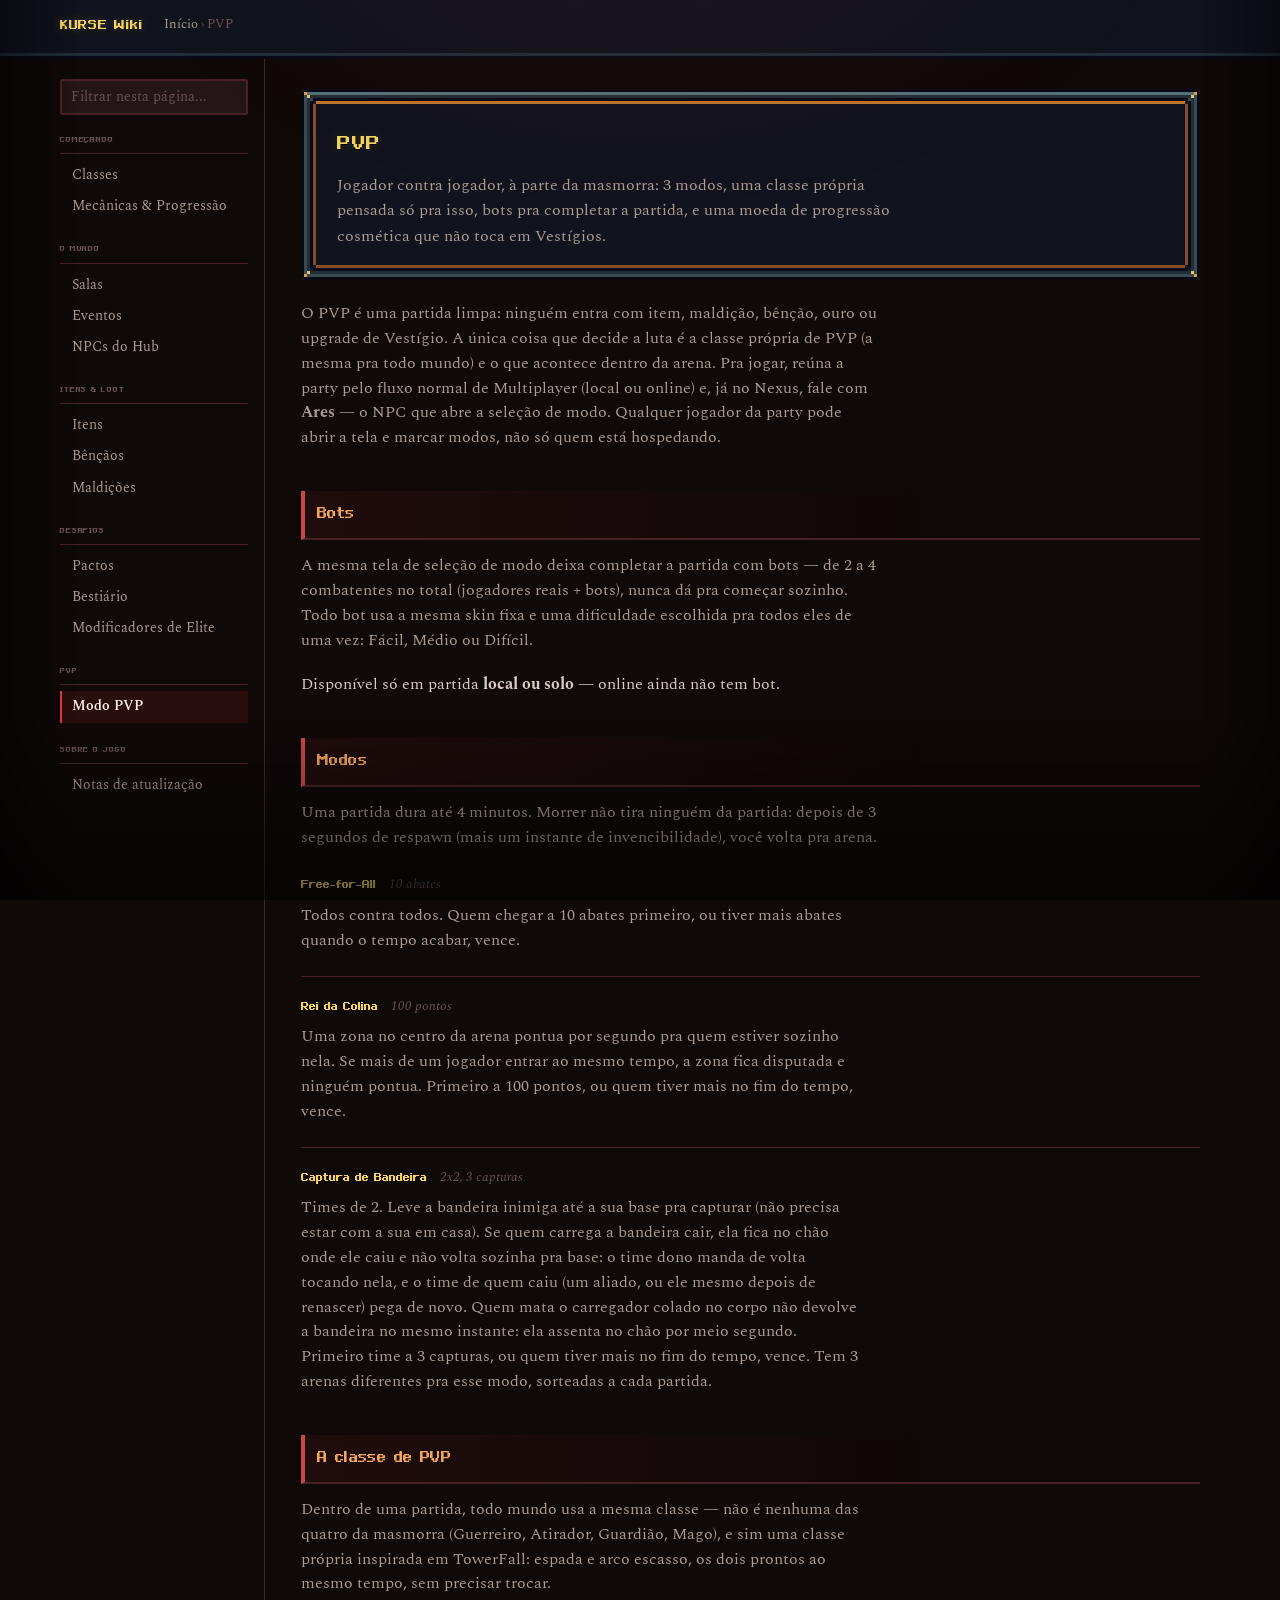
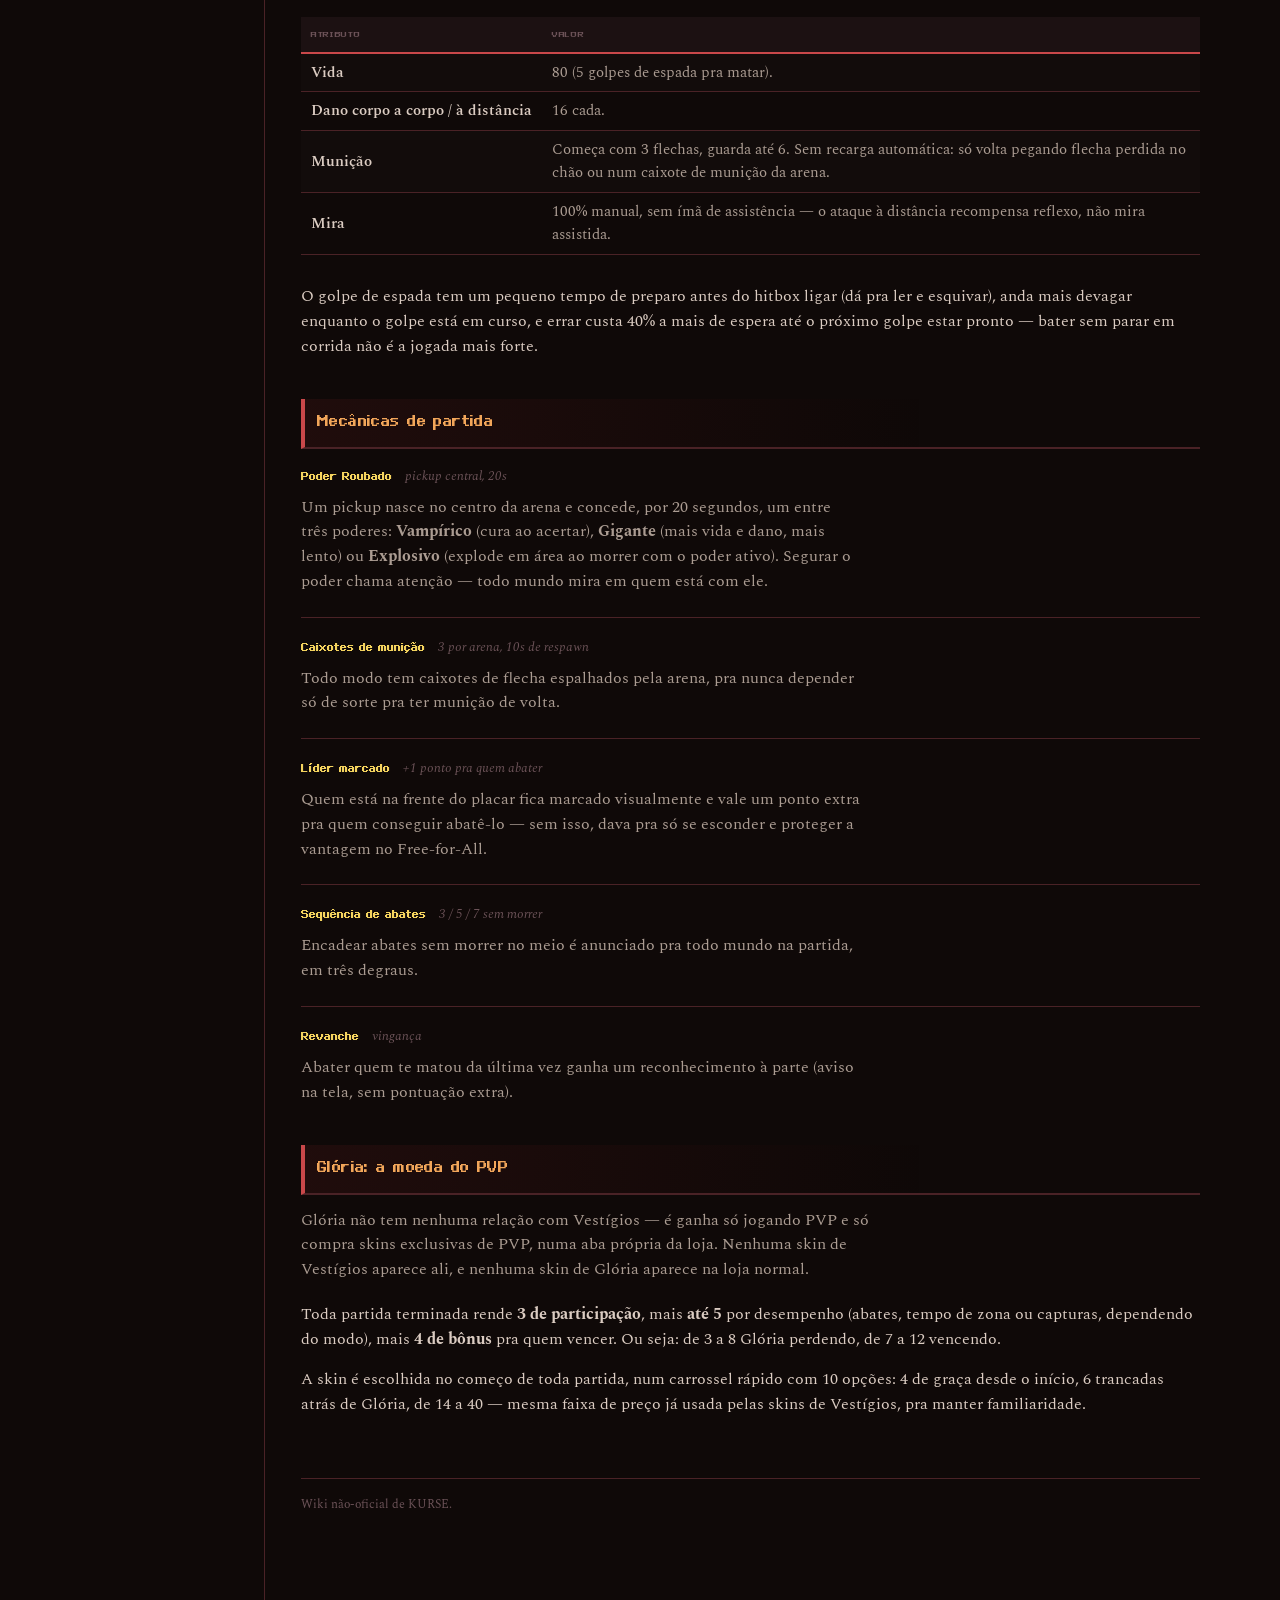
<file: pvp.html>
<!DOCTYPE html>
<html lang="pt-BR">
<head>
<meta charset="UTF-8">
<meta name="viewport" content="width=device-width, initial-scale=1.0">
<title>PVP — KURSE Wiki</title>
<link rel="icon" type="image/png" sizes="32x32" href="assets/favicon/favicon-32.png">
<link rel="icon" type="image/png" sizes="16x16" href="assets/favicon/favicon-16.png">
<link rel="apple-touch-icon" href="assets/favicon/apple-touch-icon.png">
<link rel="shortcut icon" href="assets/favicon/favicon.ico">
<link rel="preconnect" href="https://fonts.googleapis.com">
<link href="https://fonts.googleapis.com/css2?family=Cinzel:wght@500;600;700&family=Spectral:ital,wght@0,400;0,500;0,600;1,400&display=swap" rel="stylesheet">
<link rel="stylesheet" href="style.css">
</head>
<body>
<div id="topbar"><div class="topbar-inner">
  <div class="site-name"><a href="index.html">KURSE Wiki</a></div>
  <nav class="crumbs"><a href="index.html">Início</a> › PVP</nav>
  <button id="menu-toggle" aria-label="Abrir menu" aria-controls="sidebar">☰ Menu</button>
</div></div>

<div id="layout">
  <aside id="sidebar">
    <input id="search" type="text" placeholder="Filtrar nesta página...">
    <div class="nav-group"><div class="nav-group-title">Começando</div><ul>
      <li><a class="nav-link" href="classes.html">Classes</a></li>
      <li><a class="nav-link" href="mecanicas.html">Mecânicas &amp; Progressão</a></li>
    </ul></div>
    <div class="nav-group"><div class="nav-group-title">O Mundo</div><ul>
      <li><a class="nav-link" href="salas.html">Salas</a></li>
      <li><a class="nav-link" href="eventos.html">Eventos</a></li>
      <li><a class="nav-link" href="npcs.html">NPCs do Hub</a></li>
    </ul></div>
    <div class="nav-group"><div class="nav-group-title">Itens &amp; Loot</div><ul>
      <li><a class="nav-link" href="itens.html">Itens</a></li>
      <li><a class="nav-link" href="bencaos.html">Bênçãos</a></li>
      <li><a class="nav-link" href="maldicoes.html">Maldições</a></li>
    </ul></div>
    <div class="nav-group"><div class="nav-group-title">Desafios</div><ul>
      <li><a class="nav-link" href="pactos.html">Pactos</a></li>
      <li><a class="nav-link" href="bestiario.html">Bestiário</a></li>
      <li><a class="nav-link" href="elites.html">Modificadores de Elite</a></li>
    </ul></div>
    <div class="nav-group"><div class="nav-group-title">PVP</div><ul>
      <li><a class="nav-link current" href="pvp.html">Modo PVP</a></li>
    </ul></div>
    <div class="nav-group"><div class="nav-group-title">Sobre o jogo</div><ul>
      <li><a class="nav-link" href="patch-notes.html">Notas de atualização</a></li>
    </ul></div>
  </aside>

  <article id="article">
    <div class="article-header">
      <h1>PVP</h1>
      <p class="dek">Jogador contra jogador, à parte da masmorra: 3 modos, uma classe própria pensada só pra isso, bots pra completar a partida, e uma moeda de progressão cosmética que não toca em Vestígios.</p>
    </div>

    <p class="lede">O PVP é uma partida limpa: ninguém entra com item, maldição, bênção, ouro ou upgrade de Vestígio. A única coisa que decide a luta é a classe própria de PVP (a mesma pra todo mundo) e o que acontece dentro da arena. Pra jogar, reúna a party pelo fluxo normal de Multiplayer (local ou online) e, já no Nexus, fale com <strong>Ares</strong> — o NPC que abre a seleção de modo. Qualquer jogador da party pode abrir a tela e marcar modos, não só quem está hospedando.</p>

    <h2>Bots</h2>
    <p class="lede">A mesma tela de seleção de modo deixa completar a partida com bots — de 2 a 4 combatentes no total (jogadores reais + bots), nunca dá pra começar sozinho. Todo bot usa a mesma skin fixa e uma dificuldade escolhida pra todos eles de uma vez: Fácil, Médio ou Difícil.</p>
    <p>Disponível só em partida <strong>local ou solo</strong> — online ainda não tem bot.</p>

    <h2>Modos</h2>
    <p class="lede">Uma partida dura até 4 minutos. Morrer não tira ninguém da partida: depois de 3 segundos de respawn (mais um instante de invencibilidade), você volta pra arena.</p>
    <dl class="entry-list">
      <dt data-search="free for all deathmatch todos contra todos 10 abates">Free-for-All <span class="kicker">10 abates</span></dt>
      <dd><p>Todos contra todos. Quem chegar a 10 abates primeiro, ou tiver mais abates quando o tempo acabar, vence.</p></dd>

      <dt data-search="rei da colina koth zona centro 100 pontos">Rei da Colina <span class="kicker">100 pontos</span></dt>
      <dd><p>Uma zona no centro da arena pontua por segundo pra quem estiver sozinho nela. Se mais de um jogador entrar ao mesmo tempo, a zona fica disputada e ninguém pontua. Primeiro a 100 pontos, ou quem tiver mais no fim do tempo, vence.</p></dd>

      <dt data-search="captura de bandeira ctf 2x2 times 3 capturas">Captura de Bandeira <span class="kicker">2x2, 3 capturas</span></dt>
      <dd><p>Times de 2. Leve a bandeira inimiga até a sua base pra capturar (não precisa estar com a sua em casa). Se quem carrega a bandeira cair, ela fica no chão onde ele caiu e não volta sozinha pra base: o time dono manda de volta tocando nela, e o time de quem caiu (um aliado, ou ele mesmo depois de renascer) pega de novo. Quem mata o carregador colado no corpo não devolve a bandeira no mesmo instante: ela assenta no chão por meio segundo. Primeiro time a 3 capturas, ou quem tiver mais no fim do tempo, vence. Tem 3 arenas diferentes pra esse modo, sorteadas a cada partida.</p></dd>
    </dl>

    <h2>A classe de PVP</h2>
    <p class="lede">Dentro de uma partida, todo mundo usa a mesma classe — não é nenhuma das quatro da masmorra (Guerreiro, Atirador, Guardião, Mago), e sim uma classe própria inspirada em TowerFall: espada e arco escasso, os dois prontos ao mesmo tempo, sem precisar trocar.</p>
    <table class="wiki-table">
      <thead><tr><th>Atributo</th><th>Valor</th></tr></thead>
      <tbody>
        <tr><td class="name-cell">Vida</td><td>80 (5 golpes de espada pra matar).</td></tr>
        <tr><td class="name-cell">Dano corpo a corpo / à distância</td><td>16 cada.</td></tr>
        <tr><td class="name-cell">Munição</td><td>Começa com 3 flechas, guarda até 6. Sem recarga automática: só volta pegando flecha perdida no chão ou num caixote de munição da arena.</td></tr>
        <tr><td class="name-cell">Mira</td><td>100% manual, sem ímã de assistência — o ataque à distância recompensa reflexo, não mira assistida.</td></tr>
      </tbody>
    </table>
    <p>O golpe de espada tem um pequeno tempo de preparo antes do hitbox ligar (dá pra ler e esquivar), anda mais devagar enquanto o golpe está em curso, e errar custa 40% a mais de espera até o próximo golpe estar pronto — bater sem parar em corrida não é a jogada mais forte.</p>

    <h2>Mecânicas de partida</h2>
    <dl class="entry-list">
      <dt data-search="poder roubado pickup central vampirico gigante explosivo">Poder Roubado <span class="kicker">pickup central, 20s</span></dt>
      <dd><p>Um pickup nasce no centro da arena e concede, por 20 segundos, um entre três poderes: <strong>Vampírico</strong> (cura ao acertar), <strong>Gigante</strong> (mais vida e dano, mais lento) ou <strong>Explosivo</strong> (explode em área ao morrer com o poder ativo). Segurar o poder chama atenção — todo mundo mira em quem está com ele.</p></dd>

      <dt data-search="caixote municao flecha respawn">Caixotes de munição <span class="kicker">3 por arena, 10s de respawn</span></dt>
      <dd><p>Todo modo tem caixotes de flecha espalhados pela arena, pra nunca depender só de sorte pra ter munição de volta.</p></dd>

      <dt data-search="lider marcado bounty ponto extra">Líder marcado <span class="kicker">+1 ponto pra quem abater</span></dt>
      <dd><p>Quem está na frente do placar fica marcado visualmente e vale um ponto extra pra quem conseguir abatê-lo — sem isso, dava pra só se esconder e proteger a vantagem no Free-for-All.</p></dd>

      <dt data-search="sequencia streak 3 5 7 abates">Sequência de abates <span class="kicker">3 / 5 / 7 sem morrer</span></dt>
      <dd><p>Encadear abates sem morrer no meio é anunciado pra todo mundo na partida, em três degraus.</p></dd>

      <dt data-search="revanche vinganca ultimo algoz">Revanche <span class="kicker">vingança</span></dt>
      <dd><p>Abater quem te matou da última vez ganha um reconhecimento à parte (aviso na tela, sem pontuação extra).</p></dd>
    </dl>

    <h2>Glória: a moeda do PVP</h2>
    <p class="lede">Glória não tem nenhuma relação com Vestígios — é ganha só jogando PVP e só compra skins exclusivas de PVP, numa aba própria da loja. Nenhuma skin de Vestígios aparece ali, e nenhuma skin de Glória aparece na loja normal.</p>
    <p>Toda partida terminada rende <strong>3 de participação</strong>, mais <strong>até 5</strong> por desempenho (abates, tempo de zona ou capturas, dependendo do modo), mais <strong>4 de bônus</strong> pra quem vencer. Ou seja: de 3 a 8 Glória perdendo, de 7 a 12 vencendo.</p>
    <p>A skin é escolhida no começo de toda partida, num carrossel rápido com 10 opções: 4 de graça desde o início, 6 trancadas atrás de Glória, de 14 a 40 — mesma faixa de preço já usada pelas skins de Vestígios, pra manter familiaridade.</p>

    <footer class="wiki-footer">Wiki não-oficial de KURSE.</footer>
  </article>
</div>

<script src="script.js"></script>
</body>
</html>
</file>
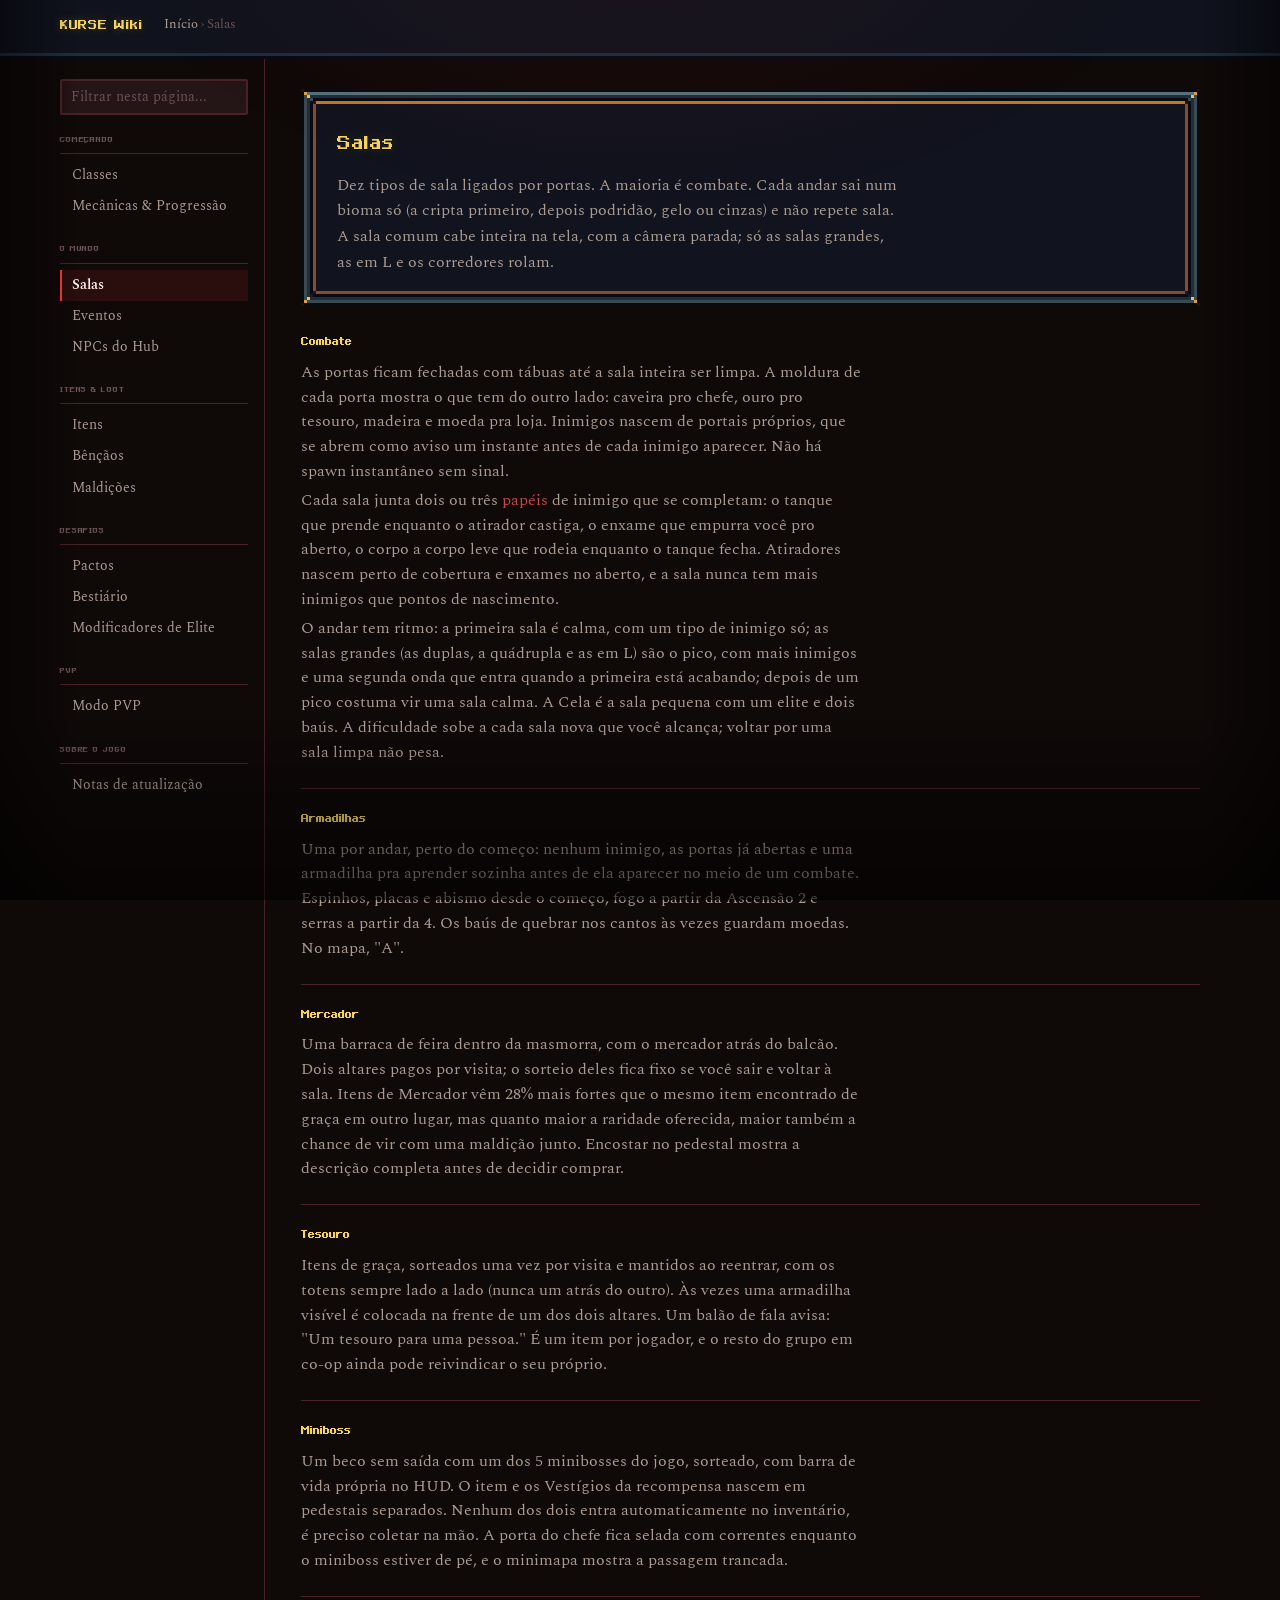
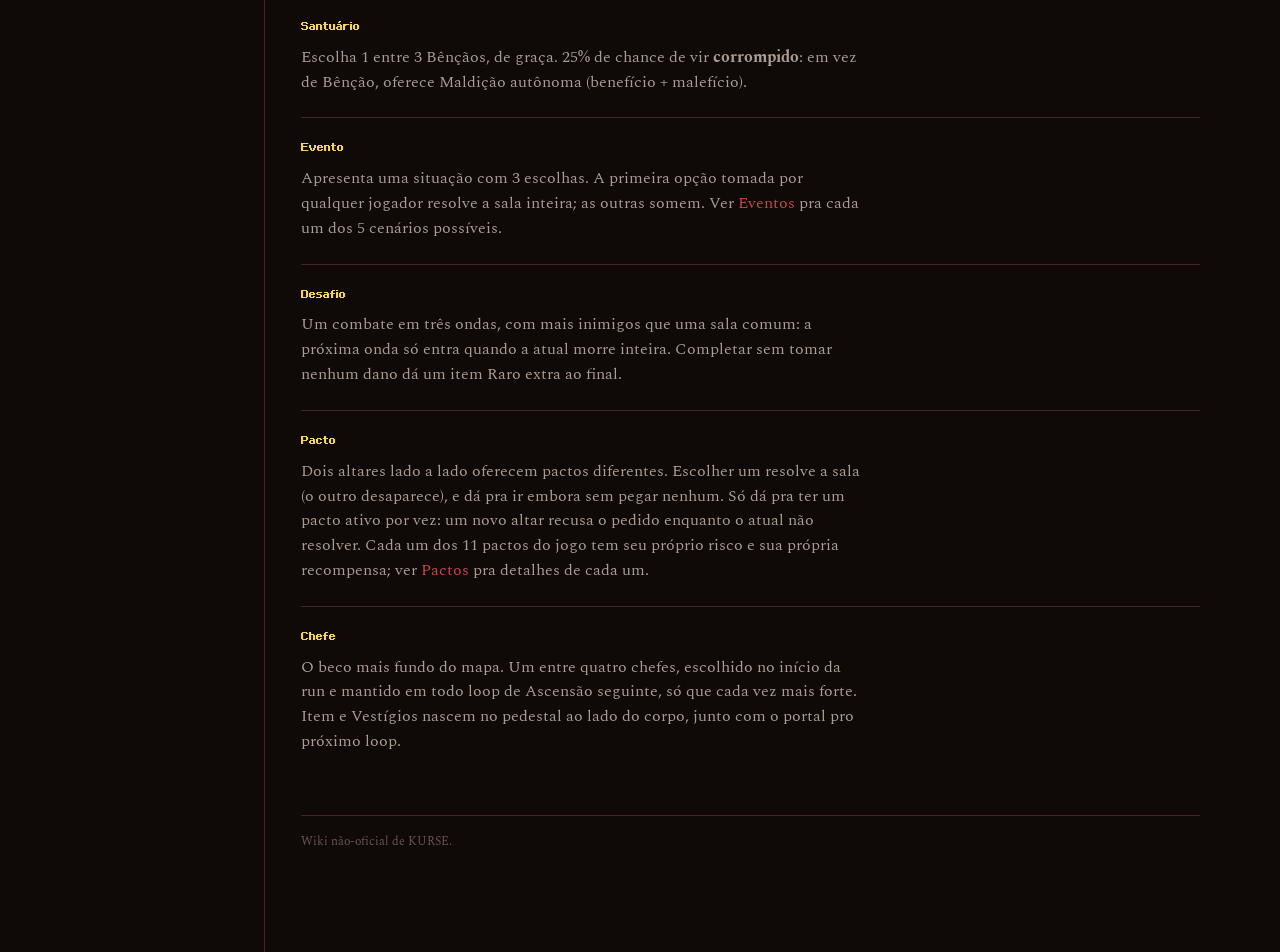
<file: salas.html>
<!DOCTYPE html>
<html lang="pt-BR">
<head>
<meta charset="UTF-8">
<meta name="viewport" content="width=device-width, initial-scale=1.0">
<title>Salas — KURSE Wiki</title>
<link rel="icon" type="image/png" sizes="32x32" href="assets/favicon/favicon-32.png">
<link rel="icon" type="image/png" sizes="16x16" href="assets/favicon/favicon-16.png">
<link rel="apple-touch-icon" href="assets/favicon/apple-touch-icon.png">
<link rel="shortcut icon" href="assets/favicon/favicon.ico">
<link rel="preconnect" href="https://fonts.googleapis.com">
<link href="https://fonts.googleapis.com/css2?family=Cinzel:wght@500;600;700&family=Spectral:ital,wght@0,400;0,500;0,600;1,400&display=swap" rel="stylesheet">
<link rel="stylesheet" href="style.css">
</head>
<body>
<div id="topbar"><div class="topbar-inner">
  <div class="site-name"><a href="index.html">KURSE Wiki</a></div>
  <nav class="crumbs"><a href="index.html">Início</a> › Salas</nav>
  <button id="menu-toggle" aria-label="Abrir menu" aria-controls="sidebar">☰ Menu</button>
</div></div>

<div id="layout">
  <aside id="sidebar">
    <input id="search" type="text" placeholder="Filtrar nesta página...">
    <div class="nav-group"><div class="nav-group-title">Começando</div><ul>
      <li><a class="nav-link" href="classes.html">Classes</a></li>
      <li><a class="nav-link" href="mecanicas.html">Mecânicas &amp; Progressão</a></li>
    </ul></div>
    <div class="nav-group"><div class="nav-group-title">O Mundo</div><ul>
      <li><a class="nav-link current" href="salas.html">Salas</a></li>
      <li><a class="nav-link" href="eventos.html">Eventos</a></li>
      <li><a class="nav-link" href="npcs.html">NPCs do Hub</a></li>
    </ul></div>
    <div class="nav-group"><div class="nav-group-title">Itens &amp; Loot</div><ul>
      <li><a class="nav-link" href="itens.html">Itens</a></li>
      <li><a class="nav-link" href="bencaos.html">Bênçãos</a></li>
      <li><a class="nav-link" href="maldicoes.html">Maldições</a></li>
    </ul></div>
    <div class="nav-group"><div class="nav-group-title">Desafios</div><ul>
      <li><a class="nav-link" href="pactos.html">Pactos</a></li>
      <li><a class="nav-link" href="bestiario.html">Bestiário</a></li>
      <li><a class="nav-link" href="elites.html">Modificadores de Elite</a></li>
    </ul></div>
    <div class="nav-group"><div class="nav-group-title">PVP</div><ul>
      <li><a class="nav-link" href="pvp.html">Modo PVP</a></li>
    </ul></div>
    <div class="nav-group"><div class="nav-group-title">Sobre o jogo</div><ul>
      <li><a class="nav-link" href="patch-notes.html">Notas de atualização</a></li>
    </ul></div>
  </aside>

  <article id="article">
    <div class="article-header">
      <h1>Salas</h1>
      <p class="dek">Dez tipos de sala ligados por portas. A maioria é combate. Cada andar sai num bioma só (a cripta primeiro, depois podridão, gelo ou cinzas) e não repete sala. A sala comum cabe inteira na tela, com a câmera parada; só as salas grandes, as em L e os corredores rolam.</p>
    </div>

    <dl class="entry-list">
      <dt data-search="combate portais inimigo">Combate</dt>
      <dd><p>As portas ficam fechadas com tábuas até a sala inteira ser limpa. A moldura de cada porta mostra o que tem do outro lado: caveira pro chefe, ouro pro tesouro, madeira e moeda pra loja. Inimigos nascem de portais próprios, que se abrem como aviso um instante antes de cada inimigo aparecer. Não há spawn instantâneo sem sinal.</p><p>Cada sala junta dois ou três <a href="bestiario.html">papéis</a> de inimigo que se completam: o tanque que prende enquanto o atirador castiga, o enxame que empurra você pro aberto, o corpo a corpo leve que rodeia enquanto o tanque fecha. Atiradores nascem perto de cobertura e enxames no aberto, e a sala nunca tem mais inimigos que pontos de nascimento.</p><p>O andar tem ritmo: a primeira sala é calma, com um tipo de inimigo só; as salas grandes (as duplas, a quádrupla e as em L) são o pico, com mais inimigos e uma segunda onda que entra quando a primeira está acabando; depois de um pico costuma vir uma sala calma. A Cela é a sala pequena com um elite e dois baús. A dificuldade sobe a cada sala nova que você alcança; voltar por uma sala limpa não pesa.</p></dd>

      <dt data-search="armadilhas sem inimigo aprender espinhos placas abismo fogo serras">Armadilhas</dt>
      <dd><p>Uma por andar, perto do começo: nenhum inimigo, as portas já abertas e uma armadilha pra aprender sozinha antes de ela aparecer no meio de um combate. Espinhos, placas e abismo desde o começo, fogo a partir da Ascensão 2 e serras a partir da 4. Os baús de quebrar nos cantos às vezes guardam moedas. No mapa, "A".</p></dd>

      <dt data-search="mercador altares pagos loja preco">Mercador</dt>
      <dd><p>Uma barraca de feira dentro da masmorra, com o mercador atrás do balcão. Dois altares pagos por visita; o sorteio deles fica fixo se você sair e voltar à sala. Itens de Mercador vêm 28% mais fortes que o mesmo item encontrado de graça em outro lugar, mas quanto maior a raridade oferecida, maior também a chance de vir com uma maldição junto. Encostar no pedestal mostra a descrição completa antes de decidir comprar.</p></dd>

      <dt data-search="tesouro gratis armadilha totem lado a lado">Tesouro</dt>
      <dd><p>Itens de graça, sorteados uma vez por visita e mantidos ao reentrar, com os totens sempre lado a lado (nunca um atrás do outro). Às vezes uma armadilha visível é colocada na frente de um dos dois altares. Um balão de fala avisa: "Um tesouro para uma pessoa." É um item por jogador, e o resto do grupo em co-op ainda pode reivindicar o seu próprio.</p></dd>

      <dt data-search="miniboss beco sem saida vestigios portal chefe selado">Miniboss</dt>
      <dd><p>Um beco sem saída com um dos 5 minibosses do jogo, sorteado, com barra de vida própria no HUD. O item e os Vestígios da recompensa nascem em pedestais separados. Nenhum dos dois entra automaticamente no inventário, é preciso coletar na mão. A porta do chefe fica selada com correntes enquanto o miniboss estiver de pé, e o minimapa mostra a passagem trancada.</p></dd>

      <dt data-search="santuario bencao corrompido maldicao autonoma">Santuário</dt>
      <dd><p>Escolha 1 entre 3 Bênçãos, de graça. 25% de chance de vir <strong>corrompido</strong>: em vez de Bênção, oferece Maldição autônoma (benefício + malefício).</p></dd>

      <dt data-search="evento escolha narrativa fonte demonio aventureiro poco circulo">Evento</dt>
      <dd><p>Apresenta uma situação com 3 escolhas. A primeira opção tomada por qualquer jogador resolve a sala inteira; as outras somem. Ver <a href="eventos.html">Eventos</a> pra cada um dos 5 cenários possíveis.</p></dd>

      <dt data-search="desafio combate sem dano bonus raro">Desafio</dt>
      <dd><p>Um combate em três ondas, com mais inimigos que uma sala comum: a próxima onda só entra quando a atual morre inteira. Completar sem tomar nenhum dano dá um item Raro extra ao final.</p></dd>

      <dt data-search="pacto altar trato risco recompensa dois lado a lado">Pacto</dt>
      <dd><p>Dois altares lado a lado oferecem pactos diferentes. Escolher um resolve a sala (o outro desaparece), e dá pra ir embora sem pegar nenhum. Só dá pra ter um pacto ativo por vez: um novo altar recusa o pedido enquanto o atual não resolver. Cada um dos 11 pactos do jogo tem seu próprio risco e sua própria recompensa; ver <a href="pactos.html">Pactos</a> pra detalhes de cada um.</p></dd>

      <dt data-search="chefe boss ascensao portal loop">Chefe</dt>
      <dd><p>O beco mais fundo do mapa. Um entre quatro chefes, escolhido no início da run e mantido em todo loop de Ascensão seguinte, só que cada vez mais forte. Item e Vestígios nascem no pedestal ao lado do corpo, junto com o portal pro próximo loop.</p></dd>
    </dl>

    <footer class="wiki-footer">Wiki não-oficial de KURSE.</footer>
  </article>
</div>

<script src="script.js"></script>
</body>
</html>
</file>
<file: style.css>
@font-face {
  font-family: 'KursePixel';
  src: url('assets/fonts/kurse_pixel.ttf') format('truetype');
  font-display: swap;
}

:root {
  /* Pulled straight from the game's own scenes/ui/kurse_theme.tres */
  --bg: #0f0908;
  --bg-2: #150c0c;
  --panel: #1c1112;
  --panel-2: #241516;
  --border: #4a2226;
  --border-bright: #b8292e;
  --text: #dbccc2;
  --text-dim: #ab9c92;
  --text-faint: #6b5257;
  --accent: #c9484a;
  --accent-bright: #f5383d;
  --caret: #db6b66;

  /* Exact rarity colors from scripts/ui/item_text.gd TIER_COLORS */
  --tier-0: #b9b3a6;
  --tier-1: #7fd08c;
  --tier-2: #c98bdb;
  --tier-3: #f2a65a;
  --tier-4: #f4d35e;

  --curse: #d4708f;
  --blessing: #7fd08c;
  --pact: #b98ce0;
}

* { box-sizing: border-box; }

html { background: var(--bg); }

body {
  margin: 0;
  background: var(--bg);
  color: var(--text);
  font-family: 'Spectral', Georgia, 'Times New Roman', serif;
  font-size: 15.5px;
  line-height: 1.6;
  position: relative;
}

/* Ambient vignette, same visual language as the game's own RoomAtmosphere fallback */
body::before {
  content: "";
  position: fixed;
  inset: 0;
  pointer-events: none;
  z-index: 50;
  background:
    radial-gradient(ellipse 900px 500px at 50% -10%, rgba(184,41,46,0.08), transparent 60%),
    linear-gradient(rgba(0,0,0,0) 80%, rgba(0,0,0,0.55) 100%),
    linear-gradient(90deg, rgba(0,0,0,0.4), transparent 6%, transparent 94%, rgba(0,0,0,0.4));
}

a { color: var(--accent); text-decoration: none; }
a:visited { color: var(--accent); opacity: 0.92; }
a:hover { color: var(--accent-bright); text-decoration: underline; }

code {
  font-family: 'JetBrains Mono', ui-monospace, monospace;
  font-size: 0.88em;
  background: var(--panel-2);
  border: 1px solid var(--border);
  padding: 0 4px;
  border-radius: 2px;
  color: var(--tier-4);
}

h1, h2, .pixel {
  font-family: 'KursePixel', 'Cinzel', Georgia, serif;
  font-weight: 400;
  letter-spacing: 0.02em;
}

/* ===================== Top bar ===================== */
#topbar {
  background: var(--bg-2);
  border-bottom: 9px solid var(--border);
  border-image: url('assets/ui/panel.png') 9 fill repeat;
  image-rendering: pixelated;
  position: sticky;
  top: 0;
  z-index: 20;
}
#topbar .topbar-inner {
  max-width: 1200px;
  margin: 0 auto;
  padding: 0 20px;
  display: flex;
  align-items: center;
  gap: 22px;
  height: 50px;
}
#topbar .site-name {
  font-family: 'KursePixel', 'Cinzel', Georgia, serif;
  font-size: 1.15rem;
  letter-spacing: 0.04em;
  color: var(--tier-4);
  flex: none;
  text-shadow: 0 0 10px rgba(244,211,94,0.25);
}
#topbar .site-name a { color: inherit; }
#topbar .site-name a:hover { text-decoration: none; color: #fff2c0; }
#topbar nav.crumbs {
  color: var(--text-faint);
  font-size: 0.84rem;
}
#topbar nav.crumbs a { color: var(--text-dim); }

/* ===================== Layout ===================== */
#layout {
  max-width: 1200px;
  margin: 0 auto;
  display: flex;
  align-items: flex-start;
  position: relative;
  z-index: 1;
}

#sidebar {
  width: 224px;
  flex: none;
  padding: 20px 16px 60px 20px;
  position: sticky;
  top: 50px;
  align-self: flex-start;
  max-height: calc(100vh - 50px);
  overflow-y: auto;
}

#sidebar .nav-group { margin-bottom: 18px; }
#sidebar .nav-group-title {
  font-family: 'KursePixel', 'Cinzel', Georgia, serif;
  font-size: 0.68rem;
  letter-spacing: 0.08em;
  text-transform: uppercase;
  color: var(--text-faint);
  border-bottom: 1px solid var(--border);
  padding-bottom: 5px;
  margin-bottom: 6px;
}
#sidebar ul { list-style: none; margin: 0; padding: 0; }
#sidebar li { margin: 0; }
#sidebar a.nav-link {
  display: block;
  padding: 4px 8px 4px 10px;
  color: var(--text-dim);
  font-size: 0.9rem;
  border-left: 2px solid transparent;
}
#sidebar a.nav-link:hover { color: var(--text); text-decoration: none; border-left-color: var(--border-bright); background: rgba(184,41,46,0.08); }
#sidebar a.nav-link.current {
  color: #fff0e8;
  border-left-color: var(--accent-bright);
  background: rgba(184,41,46,0.16);
  font-weight: 600;
}

#search {
  display: block;
  width: 100%;
  margin: 0 0 16px;
  padding: 6px 9px;
  background: var(--panel-2);
  border: 2px solid var(--border);
  border-radius: 2px;
  color: var(--text);
  font-family: inherit;
  font-size: 0.85rem;
}
#search:focus { outline: none; border-color: var(--accent); }
#search::placeholder { color: var(--text-faint); }

/* ===================== Article ===================== */
#article {
  flex: 1;
  min-width: 0;
  padding: 30px 40px 100px 36px;
  border-left: 1px solid var(--border);
  position: relative;
  z-index: 1;
}

.article-header {
  position: relative;
  padding: 14px 18px 12px;
  margin: 0 0 22px;
  border: 18px solid var(--border);
  border-image: url('assets/ui/window.png') 18 fill repeat;
  image-rendering: pixelated;
  background: var(--panel);
}
.article-header h1 {
  font-size: 1.7rem;
  color: var(--tier-4);
  margin: 0 0 8px;
  text-shadow: 0 1px 0 #000, 0 0 14px rgba(244,211,94,0.18);
}
.article-header .dek {
  font-family: 'Spectral', Georgia, serif;
  color: var(--text-dim);
  font-size: 0.98rem;
  line-height: 1.65;
  max-width: 70ch;
  margin: 0;
}

.lede {
  color: var(--text-dim);
  max-width: 72ch;
  margin: 0 0 20px;
}
.lede p { margin: 0 0 12px; }

h2 {
  font-size: 1.3rem;
  color: var(--tier-3);
  margin: 40px 0 14px;
  padding: 6px 0 8px 12px;
  border-bottom: 2px solid var(--border);
  border-left: 4px solid var(--accent);
  background: linear-gradient(90deg, rgba(184,41,46,0.1), transparent 70%);
}
h2:first-child { margin-top: 0; }
h3 {
  font-family: 'KursePixel', 'Cinzel', Georgia, serif;
  font-size: 0.98rem;
  color: var(--tier-4);
  letter-spacing: 0.02em;
  margin: 26px 0 10px;
}

/* ===================== Infobox ===================== */
.infobox {
  float: right;
  width: 250px;
  margin: 0 0 16px 20px;
  border: 9px solid var(--border);
  border-image: url('assets/ui/panel.png') 9 fill repeat;
  image-rendering: pixelated;
  background: var(--panel);
  font-size: 0.85rem;
}
.infobox .infobox-title {
  font-family: 'KursePixel', 'Cinzel', Georgia, serif;
  font-size: 0.95rem;
  text-align: center;
  padding: 10px 10px 8px;
  color: var(--tier-4);
}
.infobox .infobox-img {
  padding: 14px;
  text-align: center;
}
.infobox .infobox-img img { width: 72px; height: 72px; object-fit: contain; image-rendering: pixelated; }
.infobox table { width: 100%; border-collapse: collapse; }
.infobox td { padding: 6px 10px; border-top: 1px solid var(--border); vertical-align: top; }
.infobox td.k { color: var(--text-faint); white-space: nowrap; width: 40%; }
.infobox td.v { color: var(--text); text-align: right; }

/* ===================== Data tables ===================== */
table.wiki-table {
  width: 100%;
  border-collapse: collapse;
  margin: 4px 0 30px;
  font-size: 0.92rem;
}
table.wiki-table th {
  text-align: left;
  padding: 8px 10px;
  border-bottom: 2px solid var(--accent);
  background: var(--panel);
  font-family: 'KursePixel', 'Cinzel', Georgia, serif;
  font-weight: 400;
  font-size: 0.72rem;
  letter-spacing: 0.06em;
  text-transform: uppercase;
  color: var(--text-faint);
  white-space: nowrap;
}
table.wiki-table td {
  padding: 7px 10px;
  border-bottom: 1px solid var(--border);
  vertical-align: middle;
  color: var(--text-dim);
}
table.wiki-table tbody tr:nth-child(odd) td { background: rgba(255,255,255,0.015); }
table.wiki-table tr:hover td { background: rgba(184,41,46,0.09); }
table.wiki-table td.name-cell {
  color: var(--text);
  font-weight: 600;
  white-space: nowrap;
}
table.wiki-table td.icon-cell { width: 38px; padding-right: 4px; }
table.wiki-table .icon-sm {
  width: 30px; height: 30px;
  object-fit: contain;
  image-rendering: pixelated;
  display: block;
  border: 1px solid var(--border);
  background: var(--panel-2);
  border-radius: 2px;
}
table.wiki-table td.tier-cell { white-space: nowrap; font-size: 0.85rem; }
table.wiki-table td.num { text-align: right; font-variant-numeric: tabular-nums; white-space: nowrap; }

.tier-label { font-weight: 600; }
.tier-label.t0 { color: var(--tier-0); }
.tier-label.t1 { color: var(--tier-1); }
.tier-label.t2 { color: var(--tier-2); }
.tier-label.t3 { color: var(--tier-3); }
.tier-label.t4 { color: var(--tier-4); }
.tier-label.curse { color: var(--curse); }
.tier-label.blessing { color: var(--blessing); }
.tier-label.pact { color: var(--pact); }

tr[data-tier="0"] td.name-cell { border-left: 3px solid var(--tier-0); padding-left: 7px; }
tr[data-tier="1"] td.name-cell { border-left: 3px solid var(--tier-1); padding-left: 7px; }
tr[data-tier="2"] td.name-cell { border-left: 3px solid var(--tier-2); padding-left: 7px; }
tr[data-tier="3"] td.name-cell { border-left: 3px solid var(--tier-3); padding-left: 7px; }
tr[data-tier="4"] td.name-cell { border-left: 3px solid var(--tier-4); padding-left: 7px; }

/* Filter pills — as abas do kit de interface do jogo (tab_unselected / tab_hover / tab_selected) */
.filter-row {
  display: flex;
  flex-wrap: wrap;
  gap: 8px;
  margin: 0 0 16px;
  font-size: 0.8rem;
}
.filter-row button {
  font-family: 'KursePixel', 'Cinzel', Georgia, serif;
  background: var(--panel-2);
  border: 9px solid var(--border);
  border-image: url('assets/ui/tab_unselected.png') 9 fill repeat;
  image-rendering: pixelated;
  color: var(--text-dim);
  padding: 0 8px;
  cursor: pointer;
  letter-spacing: 0.02em;
}
.filter-row button:hover { color: var(--text); border-image-source: url('assets/ui/tab_hover.png'); }
.filter-row button.active {
  color: #fff0e8;
  border-image-source: url('assets/ui/tab_selected.png');
}

/* ===================== Definition-list entries ===================== */
dl.entry-list { margin: 0 0 28px; }
dl.entry-list dt {
  font-family: 'KursePixel', 'Cinzel', Georgia, serif;
  font-size: 1.05rem;
  color: var(--tier-4);
  margin-top: 22px;
  padding-top: 16px;
  border-top: 1px solid var(--border);
}
dl.entry-list dt:first-child { margin-top: 0; padding-top: 0; border-top: none; }
dl.entry-list dt .kicker {
  font-family: 'Spectral', Georgia, serif;
  font-weight: 400;
  font-style: italic;
  font-size: 0.8rem;
  color: var(--text-faint);
  margin-left: 8px;
}
dl.entry-list dd {
  margin: 6px 0 0;
  color: var(--text-dim);
  max-width: 70ch;
}
dl.entry-list dd p { margin: 4px 0; }

/* Choice list (events) */
ul.choice-list { margin: 8px 0 0; padding-left: 0; list-style: none; }
ul.choice-list li {
  padding: 8px 0 8px 14px;
  border-left: 3px solid var(--border);
  margin-bottom: 4px;
}
ul.choice-list .choice-name { color: var(--tier-4); font-weight: 600; font-family: 'KursePixel', 'Cinzel', Georgia, serif; font-size: 0.92rem; }
ul.choice-list .quote { font-style: italic; color: var(--text-faint); }

/* Class articles */
.class-block { margin-bottom: 36px; padding-bottom: 28px; border-bottom: 1px solid var(--border); }
.class-block:last-child { border-bottom: none; }
.class-block .class-title {
  display: flex;
  align-items: center;
  gap: 14px;
  margin-bottom: 8px;
}
.class-block .class-title img {
  width: 52px; height: 52px;
  image-rendering: pixelated;
  object-fit: contain;
  border: 9px solid var(--border);
  border-image: url('assets/ui/card_normal.png') 9 fill repeat;
  padding: 0;
}
.class-block h3 { margin: 0; font-size: 1.25rem; }
.class-block .kit-line {
  font-size: 0.86rem;
  color: var(--text-faint);
  margin: 0 0 10px;
  display: flex;
  align-items: center;
  gap: 10px;
  flex-wrap: wrap;
}
.class-block .kit-line .hearts img { width: 15px; height: 13px; image-rendering: pixelated; vertical-align: -2px; margin-right: 1px; }
.class-block ul { padding-left: 20px; }
.class-block li { margin-bottom: 4px; }

/* Section index on home page */
.toc-grid {
  display: grid;
  grid-template-columns: repeat(auto-fill, minmax(220px, 1fr));
  gap: 12px;
  margin: 18px 0 6px;
}
.toc-grid a {
  display: block;
  border: 9px solid var(--border);
  border-image: url('assets/ui/card_normal.png') 9 fill repeat;
  image-rendering: pixelated;
  background: var(--panel);
  padding: 9px 12px;
  color: var(--text);
  transition: border-color 0.1s;
}
.toc-grid a:hover { text-decoration: none; border-image-source: url('assets/ui/card_hover.png'); }
.toc-grid a .toc-title {
  font-family: 'KursePixel', 'Cinzel', Georgia, serif;
  font-size: 0.92rem;
  color: var(--tier-4);
  display: block;
  margin-bottom: 4px;
}
.toc-grid a .toc-desc {
  font-family: 'Spectral', Georgia, serif;
  font-size: 0.8rem;
  color: var(--text-faint);
  display: block;
  line-height: 1.4;
}

footer.wiki-footer {
  margin-top: 60px;
  padding-top: 16px;
  border-top: 1px solid var(--border);
  color: var(--text-faint);
  font-size: 0.78rem;
}

.note {
  font-size: 0.86rem;
  color: var(--text-faint);
  border-left: 3px solid var(--border);
  padding-left: 10px;
  margin: 14px 0;
}

.hint {
  font-size: 0.82rem;
  font-style: italic;
  color: var(--text-faint);
  font-weight: 400;
}

::selection { background: rgba(184,41,46,0.4); color: #fff; }

#sidebar::-webkit-scrollbar { width: 7px; }
#sidebar::-webkit-scrollbar-thumb { background: var(--border); }

#menu-toggle { display: none; }

@media (max-width: 900px) {
  #layout { flex-direction: column; }
  #sidebar {
    width: 100%;
    position: relative;
    top: 0;
    max-height: none;
    padding: 12px 16px;
    border-bottom: 1px solid var(--border);
    display: none;
  }
  #sidebar.open { display: block; }
  #article { padding: 22px 18px 80px; border-left: none; }
  #menu-toggle {
    display: block;
    background: var(--panel-2);
    border: 2px solid var(--border);
    color: var(--text);
    border-radius: 2px;
    padding: 5px 11px;
    font-size: 0.85rem;
    margin-left: auto;
  }
  .infobox { float: none; width: 100%; margin: 0 0 18px; }
}
</file>
